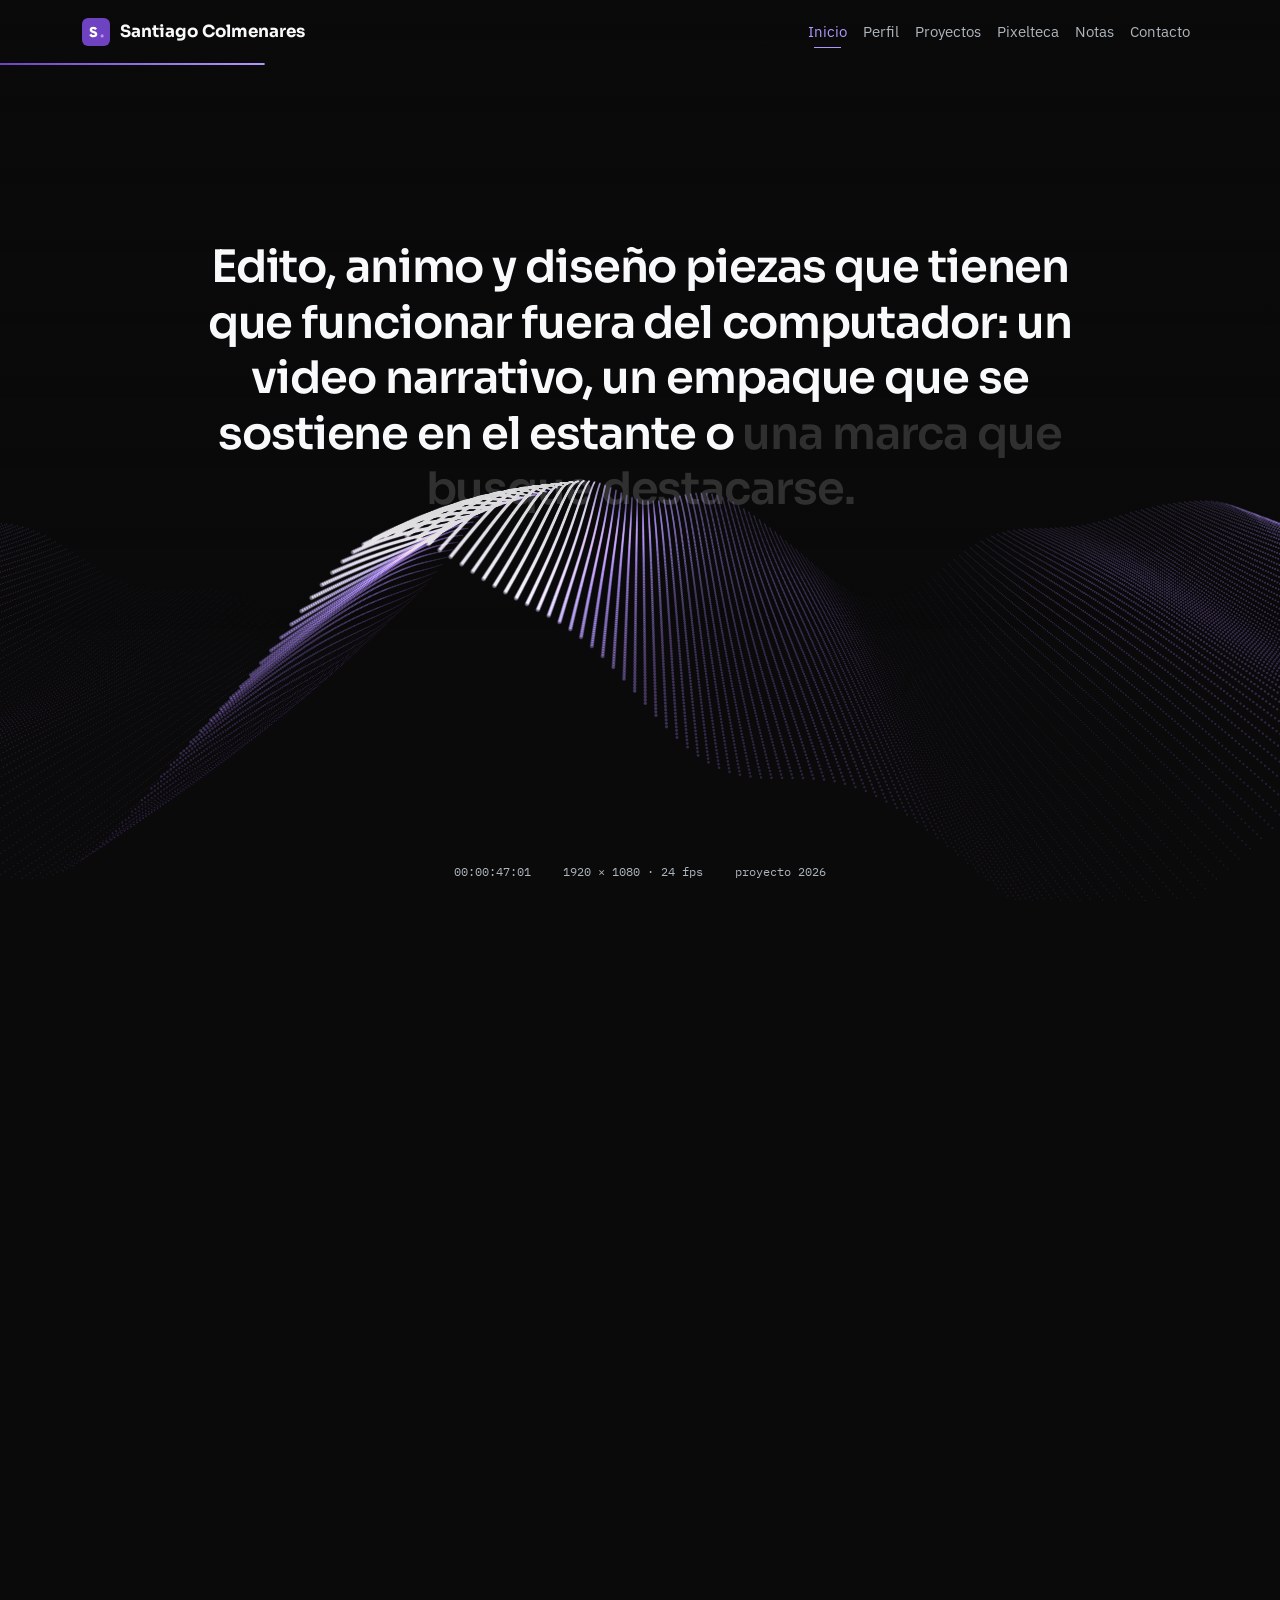
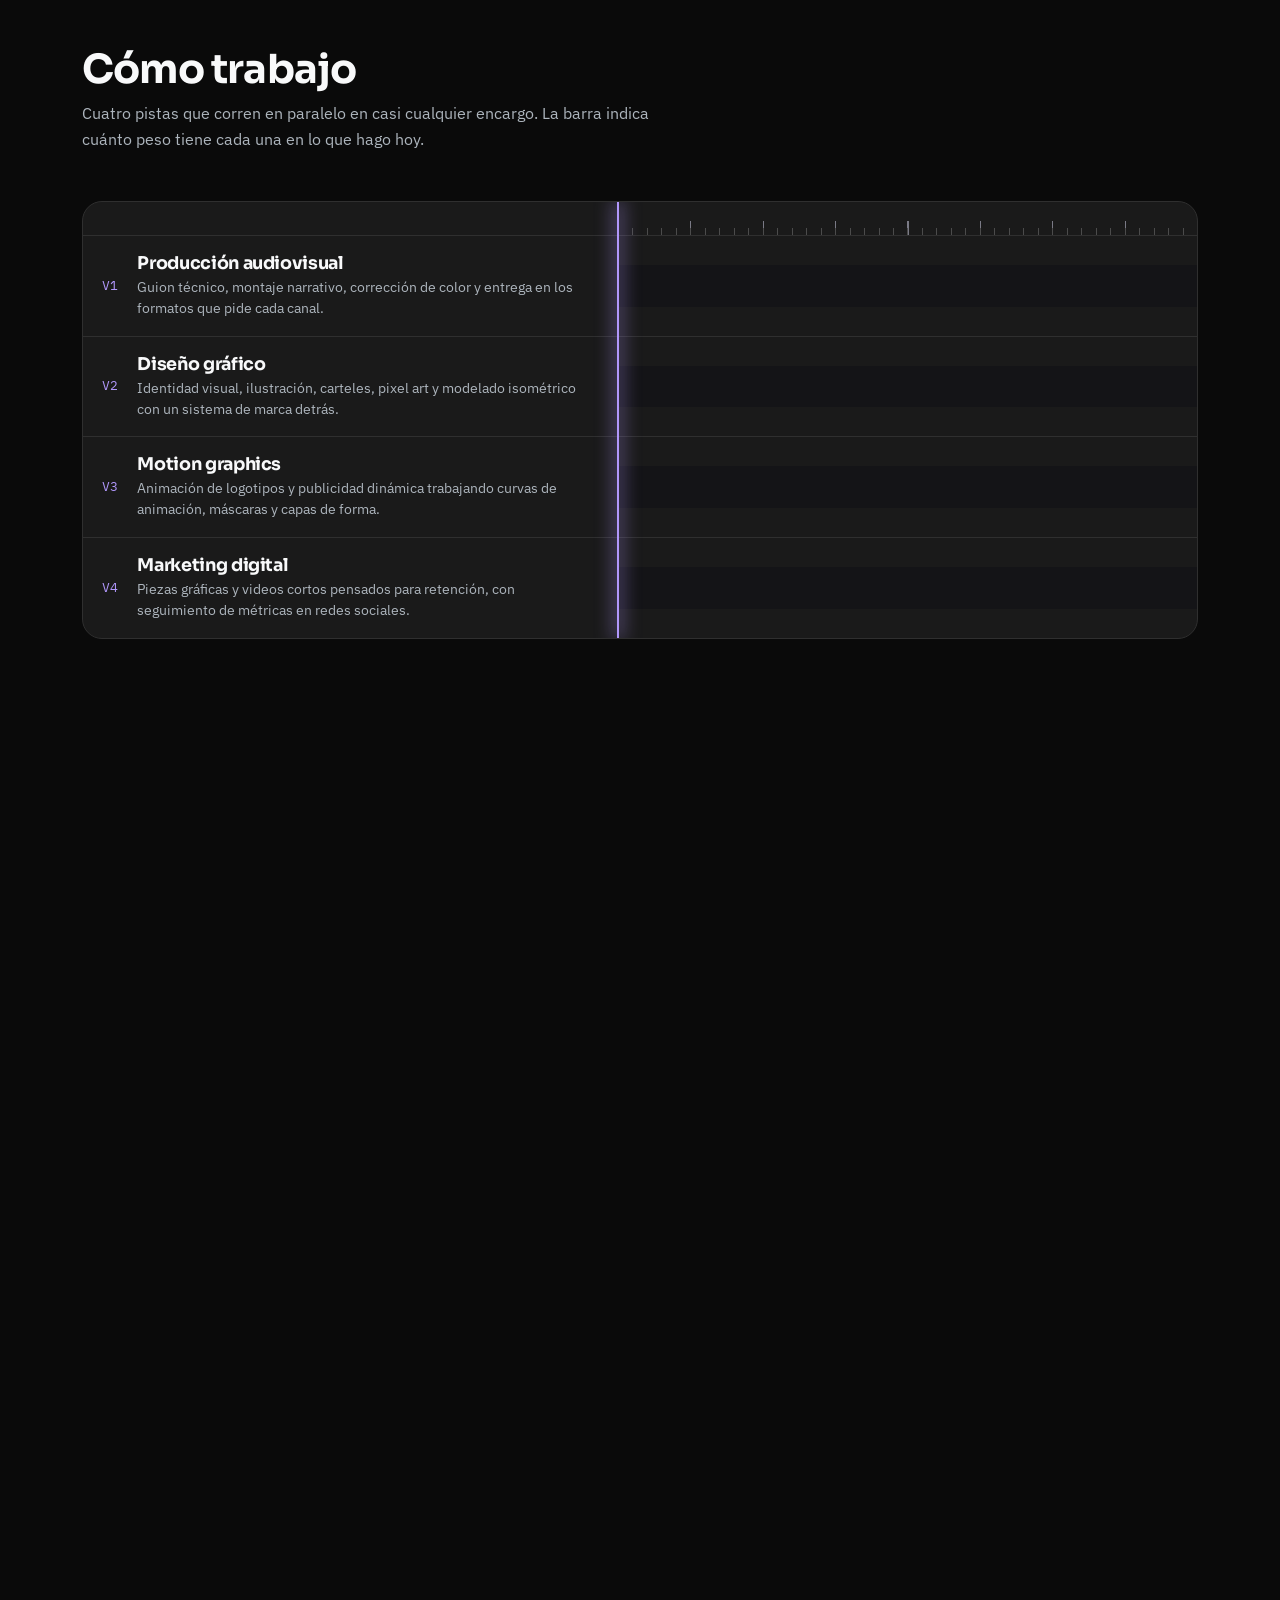
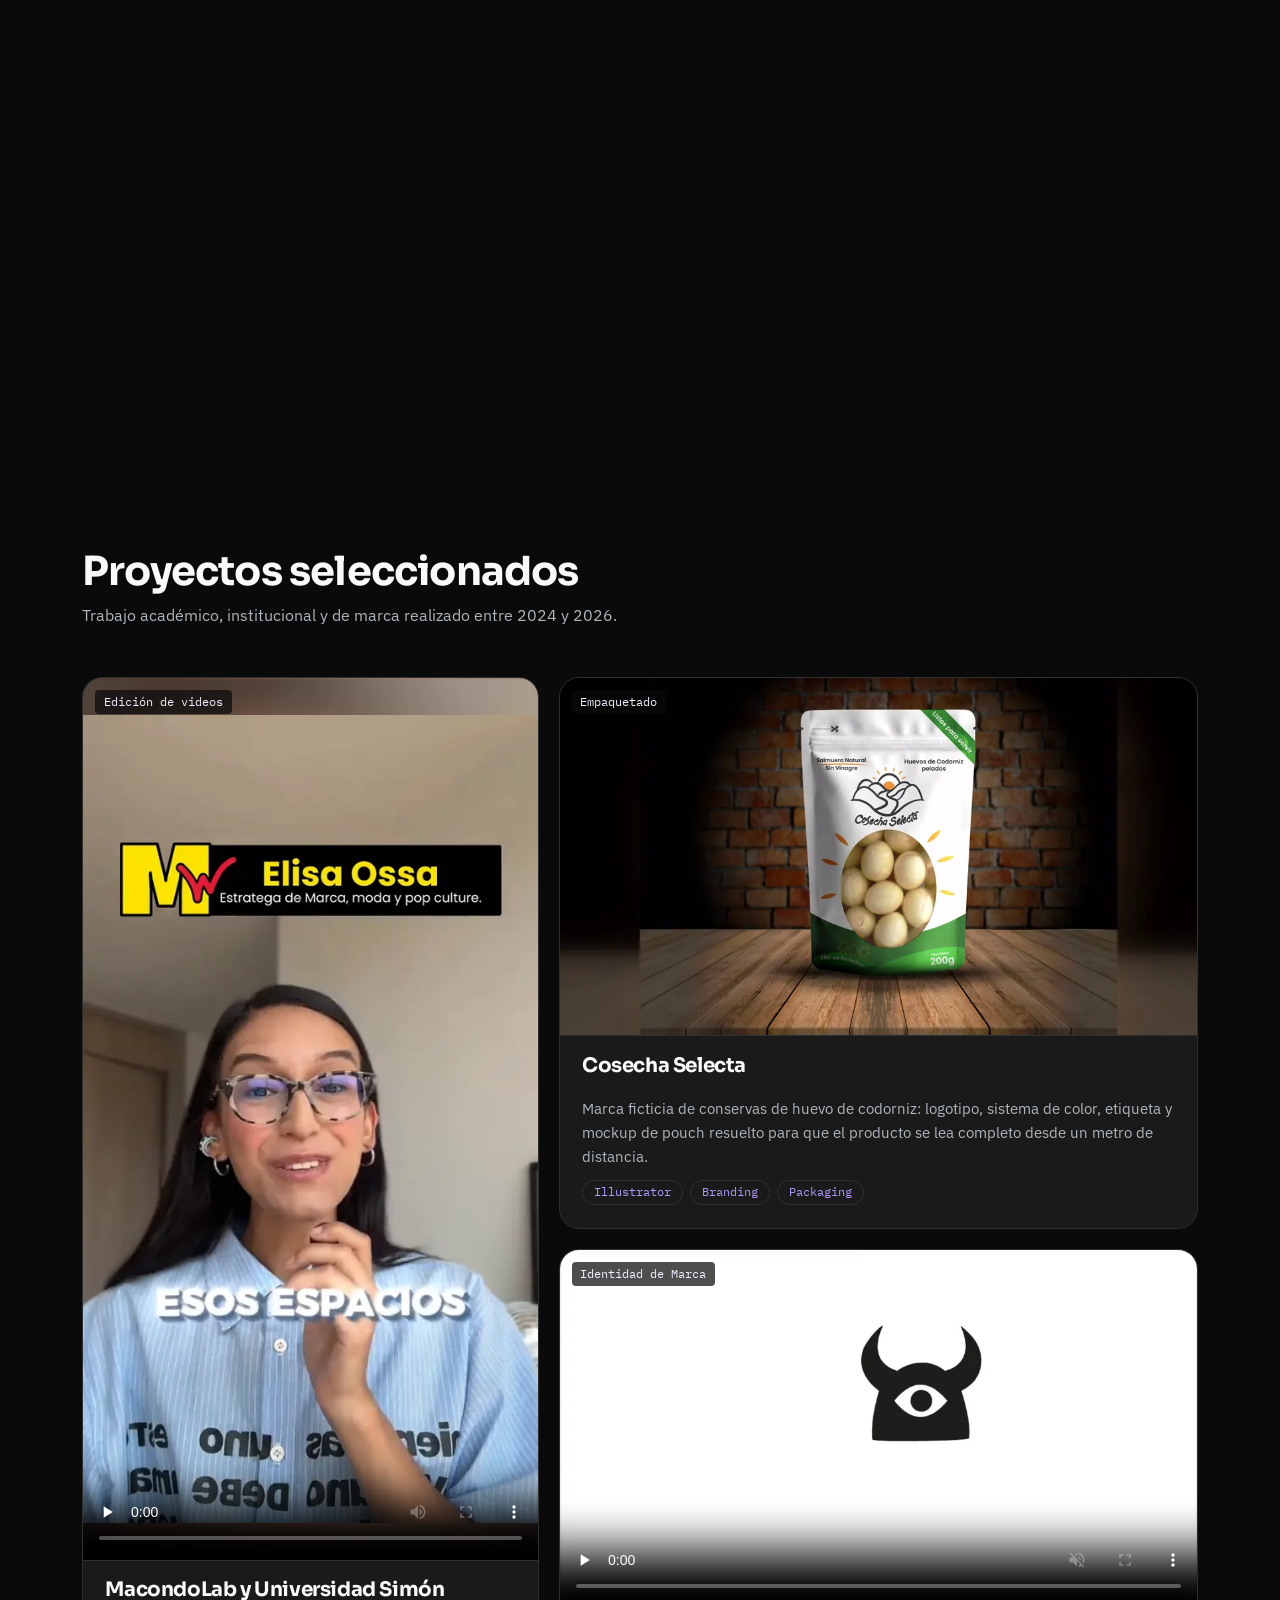
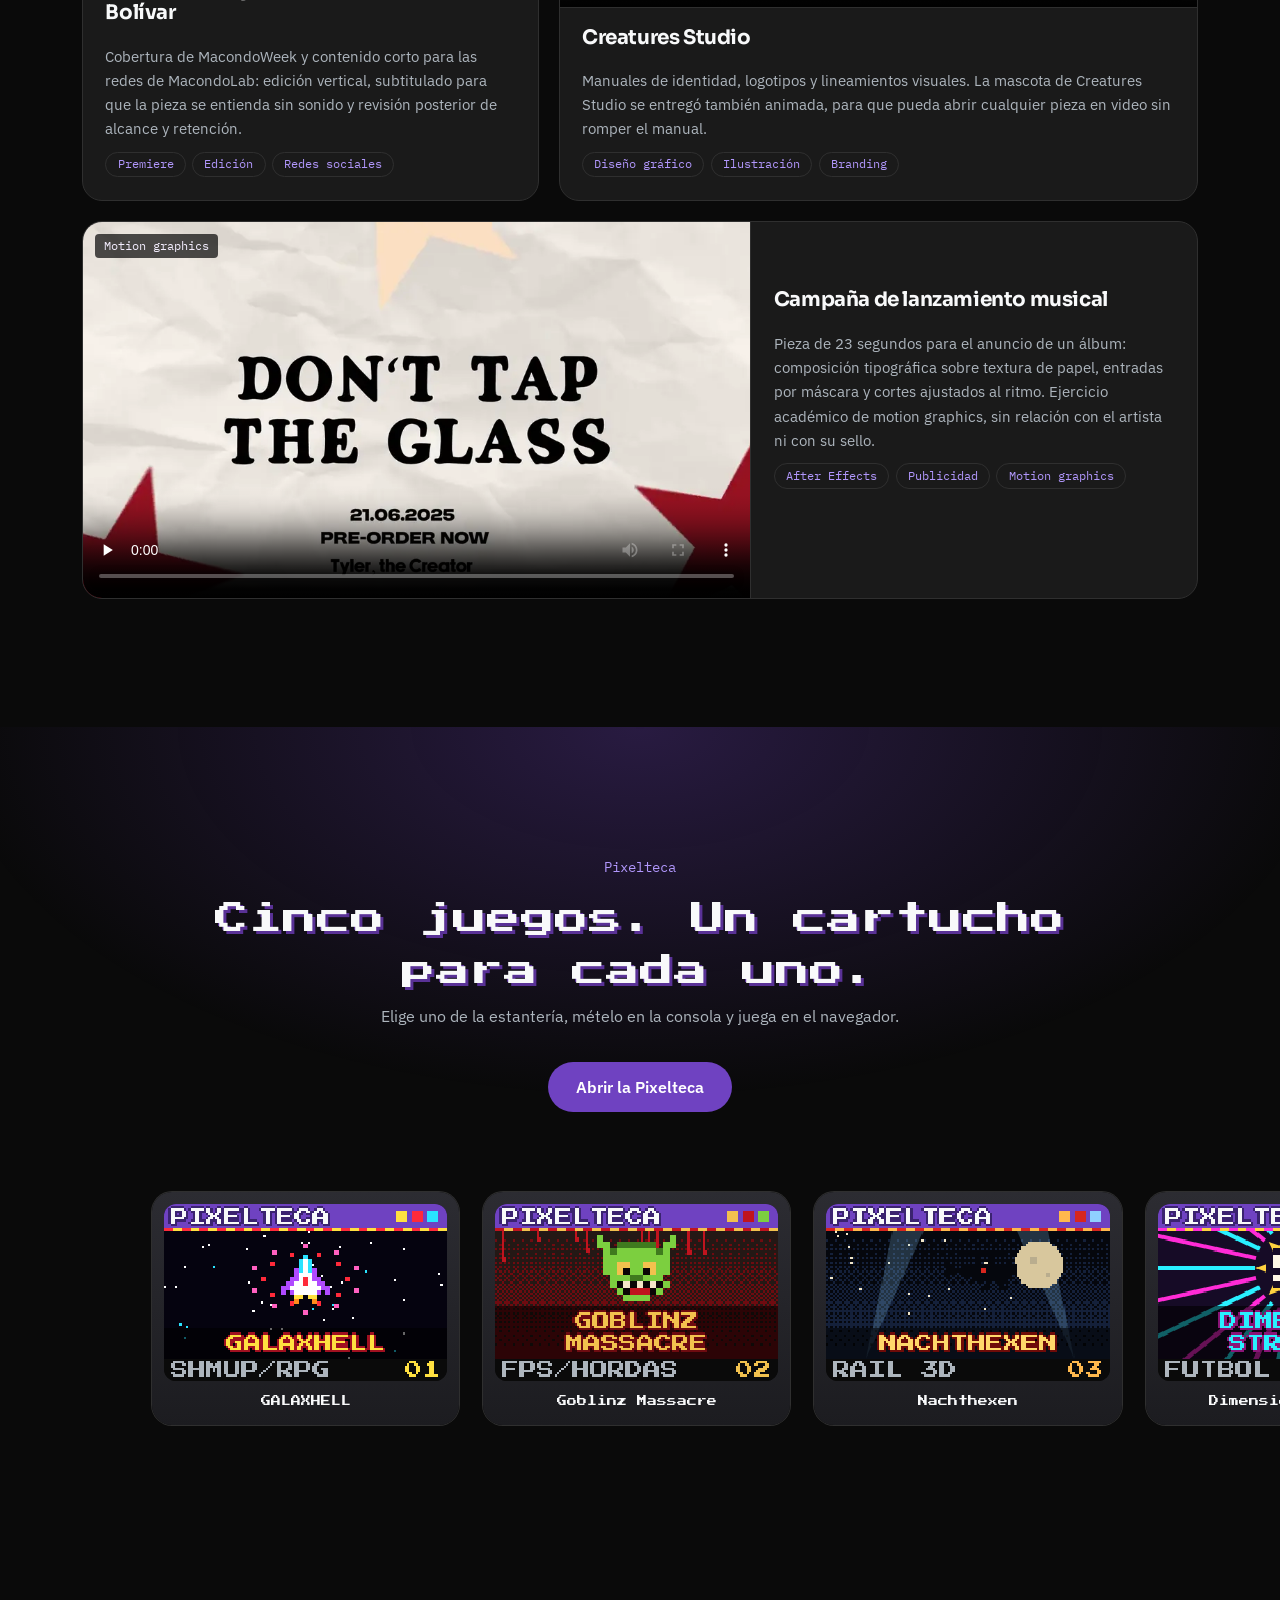
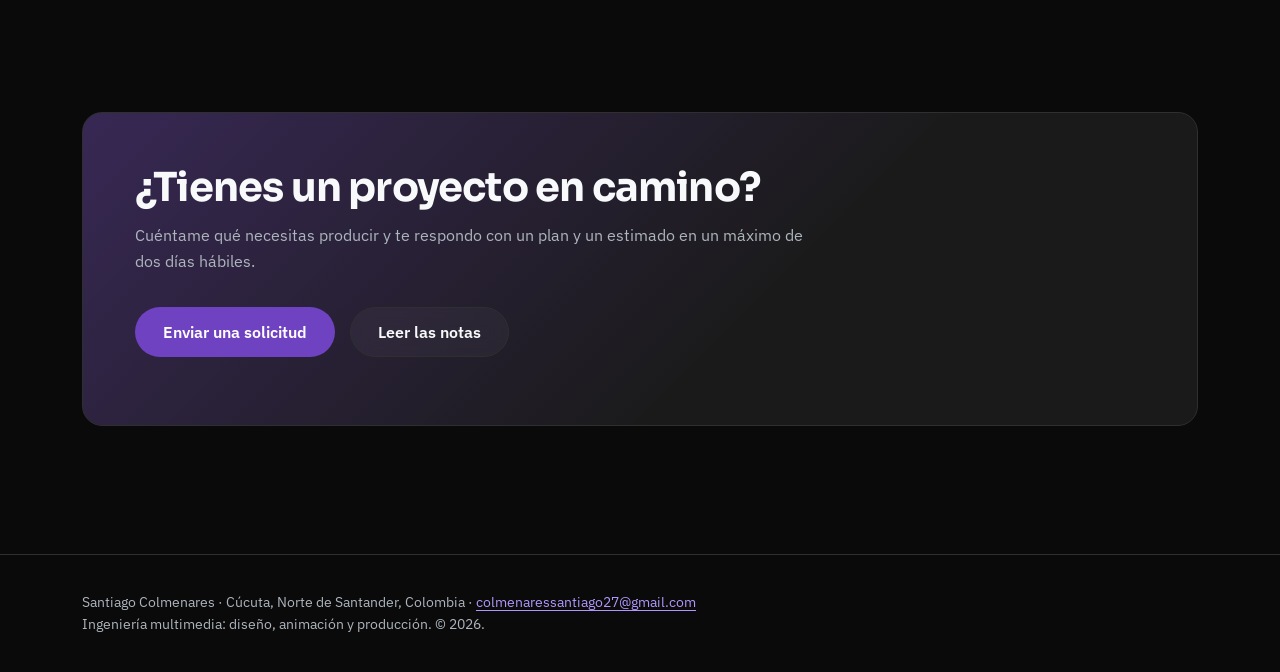
<file: index.html>
<!doctype html>
<html lang="es">
<head>
  <meta charset="utf-8">
  <meta name="viewport" content="width=device-width, initial-scale=1">
  <meta name="description" content="Portafolio de Santiago Colmenares, ingeniero multimedia en formación: producción audiovisual, diseño gráfico, motion graphics y marketing digital en Cúcuta, Colombia.">
  <meta name="author" content="Santiago Colmenares">
  <title>Santiago Colmenares | Portafolio de ingeniería multimedia</title>
  <link rel="icon" href="img/favicon.svg" type="image/svg+xml">

  <link rel="preconnect" href="https://fonts.googleapis.com">
  <link rel="preconnect" href="https://fonts.gstatic.com" crossorigin>
  <link rel="stylesheet" href="https://fonts.googleapis.com/css2?family=IBM+Plex+Mono:wght@400;500&amp;family=IBM+Plex+Sans:wght@400;500;600&amp;family=Press+Start+2P&amp;family=Sora:wght@600;700&amp;display=swap">

  <link rel="stylesheet" href="https://cdn.jsdelivr.net/npm/bootstrap@5.3.3/dist/css/bootstrap.min.css" integrity="sha384-QWTKZyjpPEjISv5WaRU9OFeRpok6YctnYmDr5pNlyT2bRjXh0JMhjY6hW+ALEwIH" crossorigin="anonymous">
  <link rel="stylesheet" href="css/styles.css">
  <script src="js/site.js"></script>
</head>
<body>
  <a class="skip-link" href="#contenido">Saltar al contenido</a>

  <header class="site-header sticky-top">
    <nav class="navbar navbar-expand-lg container" aria-label="Navegación principal">
      <a class="navbar-brand" href="index.html">
        <svg width="28" height="28" viewBox="0 0 32 32" aria-hidden="true" focusable="false">
          <rect width="32" height="32" rx="7" fill="#6f42c1"></rect>
          <path d="M13 22c-2.2 0-3.8-.9-4.7-2.6l2.4-1.4c.5 1 1.3 1.5 2.4 1.5 1 0 1.6-.4 1.6-1 0-.7-.7-1-2.3-1.5-2.1-.6-3.6-1.5-3.6-3.6 0-2.1 1.7-3.4 4.1-3.4 2 0 3.5.8 4.3 2.4l-2.3 1.3c-.4-.8-1.1-1.2-2-1.2-.8 0-1.3.4-1.3.9 0 .6.5.9 2.2 1.4 2.2.7 3.7 1.6 3.7 3.7 0 2.2-1.8 3.5-4.5 3.5Z" fill="#ffffff"></path>
          <circle cx="23" cy="20.5" r="1.8" fill="#b197fc"></circle>
        </svg>
        Santiago Colmenares
      </a>
      <button class="navbar-toggler" type="button" data-bs-toggle="collapse" data-bs-target="#menu" aria-controls="menu" aria-expanded="false" aria-label="Abrir el menú de navegación">
        <span class="navbar-toggler-icon"></span>
      </button>
      <ul class="navbar-nav collapse navbar-collapse justify-content-lg-end" id="menu">
        <li class="nav-item"><a class="nav-link" href="index.html" aria-current="page">Inicio</a></li>
        <li class="nav-item"><a class="nav-link" href="#perfil">Perfil</a></li>
        <li class="nav-item"><a class="nav-link" href="#trabajo">Proyectos</a></li>
        <li class="nav-item"><a class="nav-link" href="pixelteca.html">Pixelteca</a></li>
        <li class="nav-item"><a class="nav-link" href="blog.html">Notas</a></li>
        <li class="nav-item"><a class="nav-link" href="contacto.html">Contacto</a></li>
      </ul>
    </nav>
  </header>

  <main id="contenido">
    <section class="opening" id="opening" aria-labelledby="hero-title">
      <header class="opening__pin">
        <canvas class="opening__canvas" id="hero-canvas" aria-hidden="true"></canvas>
        <hgroup class="opening__title">
          <p class="hero__role">Ingeniero multimedia en formación, Cúcuta.</p>
          <h1 id="hero-title" data-split>Santiago Colmenares</h1>
        </hgroup>
        <p class="hero__actions opening__actions">
          <a class="btn btn-violet" href="#trabajo">Ver proyectos</a>
          <a class="btn btn-ghost" href="contacto.html">Escríbeme</a>
        </p>
        <p class="opening__statement" id="hero-statement">Edito, animo y diseño piezas que tienen que funcionar fuera del computador: un video narrativo, un empaque que se sostiene en el estante o una marca que busque destacarse.</p>
        <p class="opening__readout" aria-hidden="true">
          <span id="hero-timecode">00:00:42:18</span>
          <span>1920 × 1080 · 24 fps</span>
          <span>proyecto 2026</span>
        </p>
      </header>
    </section>

    <section class="timeline" id="perfil" aria-labelledby="perfil-title">
      <article class="timeline__pin container">
        <header class="block__intro">
          <h2 id="perfil-title">Cómo trabajo</h2>
          <p class="muted">Cuatro pistas que corren en paralelo en casi cualquier encargo. La barra indica cuánto peso tiene cada una en lo que hago hoy.</p>
        </header>

        <ul class="tracks list-unstyled" id="tracks">
          <li class="track">
            <span class="track__id">V1</span>
            <h3 class="track__name">Producción audiovisual</h3>
            <p class="track__desc">Guion técnico, montaje narrativo, corrección de color y entrega en los formatos que pide cada canal.</p>
            <p class="track__clip" aria-hidden="true"><span class="clip-90"></span></p>
          </li>
          <li class="track">
            <span class="track__id">V2</span>
            <h3 class="track__name">Diseño gráfico</h3>
            <p class="track__desc">Identidad visual, ilustración, carteles, pixel art y modelado isométrico con un sistema de marca detrás.</p>
            <p class="track__clip" aria-hidden="true"><span class="clip-75"></span></p>
          </li>
          <li class="track">
            <span class="track__id">V3</span>
            <h3 class="track__name">Motion graphics</h3>
            <p class="track__desc">Animación de logotipos y publicidad dinámica trabajando curvas de animación, máscaras y capas de forma.</p>
            <p class="track__clip" aria-hidden="true"><span class="clip-60"></span></p>
          </li>
          <li class="track">
            <span class="track__id">V4</span>
            <h3 class="track__name">Marketing digital</h3>
            <p class="track__desc">Piezas gráficas y videos cortos pensados para retención, con seguimiento de métricas en redes sociales.</p>
            <p class="track__clip" aria-hidden="true"><span class="clip-50"></span></p>
          </li>
        </ul>
      </article>
    </section>

    <section class="block container" id="trabajo">
      <header class="block__intro">
        <h2>Proyectos seleccionados</h2>
        <p class="muted">Trabajo académico, institucional y de marca realizado entre 2024 y 2026.</p>
      </header>

      <ul class="bento list-unstyled">
        <li class="bento__item bento__item--tall">
          <article class="work">
            <figure class="work__frame work__frame--vertical">
              <video poster="img/macondo-poster.webp" controls preload="none" playsinline width="720" height="1280">
                <source src="video/macondo-week.mp4" type="video/mp4">
                <a href="video/macondo-week.mp4">Descargar el reel de MacondoWeek</a>
              </video>
              <figcaption class="frame__tag">Edición de videos</figcaption>
            </figure>
            <h3>MacondoLab y Universidad Simón Bolívar</h3>
            <p class="work__text">Cobertura de MacondoWeek y contenido corto para las redes de MacondoLab: edición vertical, subtitulado para que la pieza se entienda sin sonido y revisión posterior de alcance y retención.</p>
            <ul class="tags list-unstyled">
              <li>Premiere</li>
              <li>Edición</li>
              <li>Redes sociales</li>
            </ul>
          </article>
        </li>

        <li class="bento__item">
          <article class="work">
            <figure class="work__frame frame-2">
              <img src="img/conserva-mockup.webp" alt="Pouch blanco y verde de Cosecha Selecta con ventana ovalada que deja ver los huevos de codorniz, sobre una mesa de madera." width="960" height="540" loading="lazy" decoding="async">
              <figcaption class="frame__tag">Empaquetado</figcaption>
            </figure>
            <h3>Cosecha Selecta</h3>
            <p class="work__text">Marca ficticia de conservas de huevo de codorniz: logotipo, sistema de color, etiqueta y mockup de pouch resuelto para que el producto se lea completo desde un metro de distancia.</p>
            <ul class="tags list-unstyled">
              <li>Illustrator</li>
              <li>Branding</li>
              <li>Packaging</li>
            </ul>
          </article>
        </li>

        <li class="bento__item">
          <article class="work">
            <figure class="work__frame frame-3">
              <video poster="img/creatures-poster.webp" controls preload="none" playsinline muted width="1280" height="720">
                <source src="video/manual-identidad.mp4" type="video/mp4">
                <a href="video/manual-identidad.mp4">Descargar la animación del logotipo</a>
              </video>
              <figcaption class="frame__tag">Identidad de Marca</figcaption>
            </figure>
            <h3>Creatures Studio</h3>
            <p class="work__text">Manuales de identidad, logotipos y lineamientos visuales. La mascota de Creatures Studio se entregó también animada, para que pueda abrir cualquier pieza en video sin romper el manual.</p>
            <ul class="tags list-unstyled">
              <li>Diseño gráfico</li>
              <li>Ilustración</li>
              <li>Branding</li>
            </ul>
          </article>
        </li>

        <li class="bento__item bento__item--full">
          <article class="work work--split">
            <figure class="work__frame frame-4">
              <video poster="img/animacion-poster.webp" controls preload="none" playsinline width="1280" height="720">
                <source src="video/animacion-logo.mp4" type="video/mp4">
                <a href="video/animacion-logo.mp4">Descargar la pieza de motion graphics</a>
              </video>
              <figcaption class="frame__tag">Motion graphics</figcaption>
            </figure>
            <h3>Campaña de lanzamiento musical</h3>
            <p class="work__text">Pieza de 23 segundos para el anuncio de un álbum: composición tipográfica sobre textura de papel, entradas por máscara y cortes ajustados al ritmo. Ejercicio académico de motion graphics, sin relación con el artista ni con su sello.</p>
            <ul class="tags list-unstyled">
              <li>After Effects</li>
              <li>Publicidad</li>
              <li>Motion graphics</li>
            </ul>
          </article>
        </li>
      </ul>
    </section>

    <section class="teaser" id="juegos" aria-labelledby="teaser-title">
      <header class="teaser__head container">
        <p class="hero__role">Pixelteca</p>
        <h2 id="teaser-title">Cinco juegos. Un cartucho para cada uno.</h2>
        <p class="muted">Elige uno de la estantería, mételo en la consola y juega en el navegador.</p>
        <p class="hero__actions">
          <a class="btn btn-violet" href="pixelteca.html">Abrir la Pixelteca</a>
        </p>
      </header>

      <ol class="rail list-unstyled" id="rail">
        <li><a class="rail__card" href="pixelteca.html#galaxhell"><canvas data-cover="galaxhell" width="256" height="160" aria-hidden="true"></canvas><span>GALAXHELL</span></a></li>
        <li><a class="rail__card" href="pixelteca.html#goblinz"><canvas data-cover="goblinz" width="256" height="160" aria-hidden="true"></canvas><span>Goblinz Massacre</span></a></li>
        <li><a class="rail__card" href="pixelteca.html#nachthexen"><canvas data-cover="nachthexen" width="256" height="160" aria-hidden="true"></canvas><span>Nachthexen</span></a></li>
        <li><a class="rail__card" href="pixelteca.html#strikers"><canvas data-cover="strikers" width="256" height="160" aria-hidden="true"></canvas><span>Dimension Strikers</span></a></li>
        <li><a class="rail__card" href="pixelteca.html#formula"><canvas data-cover="formula" width="256" height="160" aria-hidden="true"></canvas><span>Fórmula Azul</span></a></li>
      </ol>
    </section>

    <section class="block container">
      <!-- Único div del proyecto: caja visual de cierre. No envuelve contenido semántico propio. -->
      <div class="closer">
        <h2>¿Tienes un proyecto en camino?</h2>
        <p class="muted">Cuéntame qué necesitas producir y te respondo con un plan y un estimado en un máximo de dos días hábiles.</p>
        <p class="hero__actions">
          <a class="btn btn-violet" href="contacto.html">Enviar una solicitud</a>
          <a class="btn btn-ghost" href="blog.html">Leer las notas</a>
        </p>
      </div>
    </section>
  </main>

  <footer class="site-footer">
    <section class="container">
      <h2 class="visually-hidden">Información de contacto</h2>
      <address class="fst-normal">Santiago Colmenares · Cúcuta, Norte de Santander, Colombia · <a href="mailto:colmenaressantiago27@gmail.com">colmenaressantiago27@gmail.com</a></address>
      <p>Ingeniería multimedia: diseño, animación y producción. &copy; 2026.</p>
    </section>
  </footer>

  <script src="https://cdn.jsdelivr.net/npm/bootstrap@5.3.3/dist/js/bootstrap.bundle.min.js" integrity="sha384-YvpcrYf0tY3lHB60NNkmXc5s9fDVZLESaAA55NDzOxhy9GkcIdslK1eN7N6jIeHz" crossorigin="anonymous"></script>
  <script src="js/cartridges.js"></script>
  <script src="js/hero.js"></script>
</body>
</html>
</file>
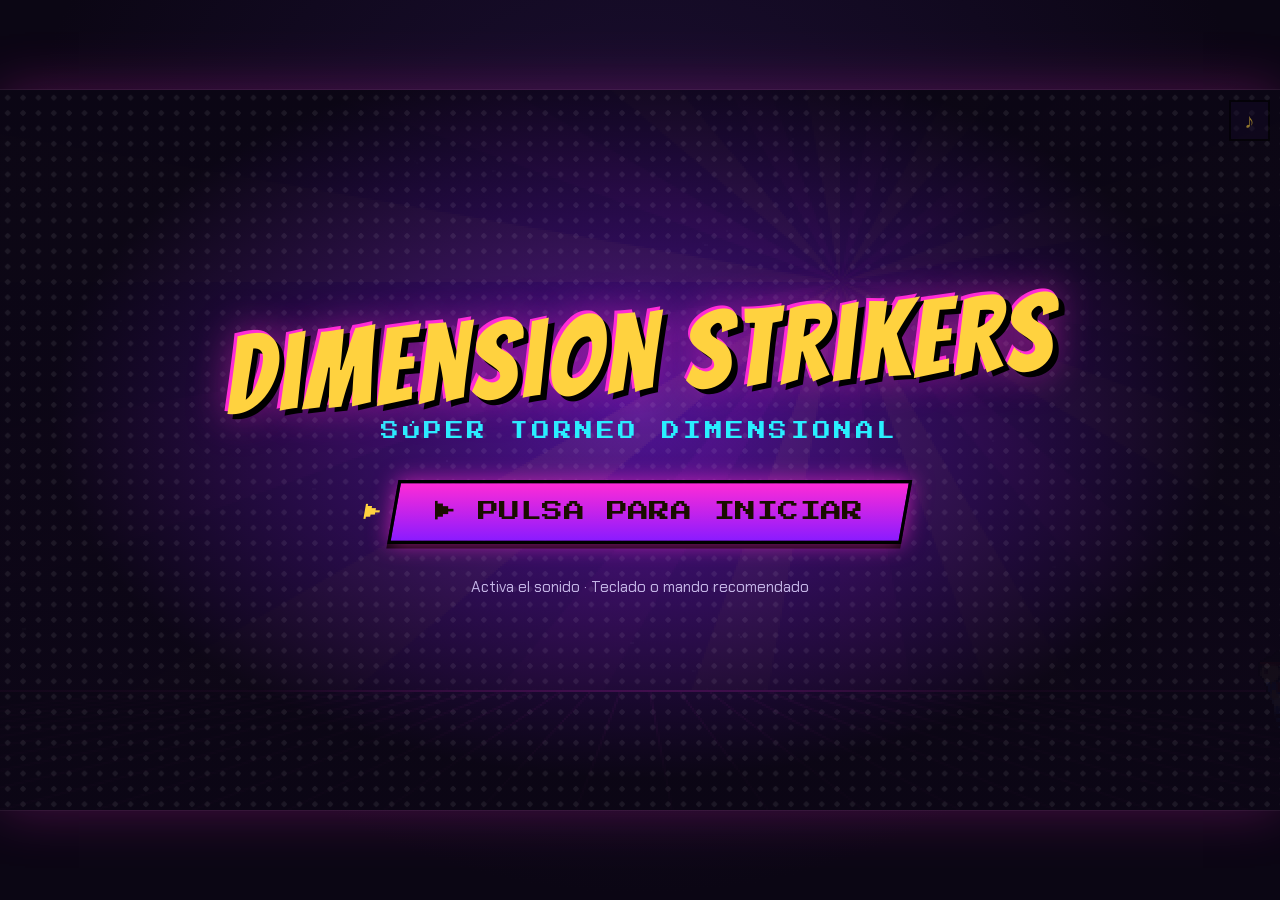
<file: dimension-strikers/dimension-strikers/index.html>
<!DOCTYPE html>
<html lang="es">
<head>
  <meta charset="UTF-8">
  <meta name="viewport" content="width=device-width, initial-scale=1">
  <meta name="description" content="Dimension Strikers: fútbol arcade 2.5D en pixel art con supertiros estilo anime. Compite en el Súper Torneo Dimensional.">
  <meta name="theme-color" content="#0b0614">
  <title>Dimension Strikers — Súper Torneo Dimensional</title>
  <link rel="icon" href="img/favicon.svg" type="image/svg+xml">
  <link rel="preconnect" href="https://fonts.googleapis.com">
  <link rel="preconnect" href="https://fonts.gstatic.com" crossorigin>
  <link rel="stylesheet" href="https://fonts.googleapis.com/css2?family=Bangers&amp;family=Chakra+Petch:wght@400;600;700&amp;family=Press+Start+2P&amp;display=swap">
  <link rel="stylesheet" href="style.css">
  <script src="script.js" defer></script>
</head>
<body>
  <header class="sr-only">
    <h1>Dimension Strikers — Súper Torneo Dimensional</h1>
  </header>

  <main id="app" class="app">
    <div id="stage" class="stage">
      <!-- Lienzo principal: intro, estadio, partido, HUD y cinemáticas -->
      <canvas id="game" class="stage__canvas" width="640" height="360" role="img" aria-label="Pantalla de juego de Dimension Strikers">
        Tu navegador no soporta el elemento canvas de HTML5.
      </canvas>

      <!-- Botón de silencio global -->
      <button type="button" id="btn-mute" class="mute-btn" aria-pressed="false" aria-label="Silenciar sonido (tecla M)">
        <span class="mute-btn__icon" aria-hidden="true">♪</span>
      </button>

      <!-- 0. Arranque: desbloquea el audio del navegador -->
      <section id="screen-boot" class="screen screen--boot is-active" aria-labelledby="boot-title">
        <h2 id="boot-title" class="boot__title">Dimension Strikers</h2>
        <p class="boot__subtitle">Súper Torneo Dimensional</p>
        <button type="button" class="menu-item btn btn--big" data-action="boot">
          <span class="btn__label">▶ Pulsa para iniciar</span>
        </button>
        <p class="boot__hint">Activa el sonido · Teclado o mando recomendado</p>
        <p class="touch-warning">Este juego necesita teclado o mando para jugarse.</p>
      </section>

      <!-- 1. Menú principal -->
      <section id="screen-menu" class="screen screen--menu" aria-labelledby="menu-title">
        <h2 id="menu-title" class="sr-only">Menú principal</h2>
        <nav class="menu" aria-label="Modos de juego">
          <ul class="menu__list">
            <li>
              <button type="button" class="menu-item btn btn--menu" data-action="mode-story">
                <span class="btn__label">Modo Historia</span>
                <span class="btn__desc">5 rivales · el camino al título dimensional</span>
              </button>
            </li>
            <li>
              <button type="button" class="menu-item btn btn--menu" data-action="mode-cpu">
                <span class="btn__label">VS CPU</span>
                <span class="btn__desc">Jugador contra la máquina · 4 dificultades</span>
              </button>
            </li>
            <li>
              <button type="button" class="menu-item btn btn--menu" data-action="mode-pvp">
                <span class="btn__label">VS 2 Jugadores</span>
                <span class="btn__desc">Duelo local en el mismo teclado o mandos</span>
              </button>
            </li>
            <li>
              <button type="button" class="menu-item btn btn--menu" data-action="mode-demo">
                <span class="btn__label">Exhibición CPU</span>
                <span class="btn__desc">Mira un partido entre dos IA en dificultad Leyenda</span>
              </button>
            </li>
            <li>
              <button type="button" class="menu-item btn btn--menu" data-action="controls">
                <span class="btn__label">Controles</span>
                <span class="btn__desc">Teclas, mandos y técnicas especiales</span>
              </button>
            </li>
            <li>
              <button type="button" class="menu-item btn btn--menu" data-action="home">
                <span class="btn__label">Página principal</span>
                <span class="btn__desc">Volver a la web de Santiago Colmenares</span>
              </button>
            </li>
          </ul>
        </nav>
        <p class="menu__footer">W/S o ↑/↓ para moverte · J o Enter para elegir</p>
      </section>

      <!-- 2. Controles -->
      <section id="screen-controls" class="screen screen--panel" aria-labelledby="controls-title">
        <h2 id="controls-title" class="panel-title">Controles</h2>
        <div class="controls-grid">
          <article class="controls-card controls-card--p1">
            <h3 class="controls-card__title">Jugador 1</h3>
            <table class="keys">
              <caption class="sr-only">Controles del Jugador 1</caption>
              <tbody>
                <tr><th scope="row"><kbd>W</kbd><kbd>A</kbd><kbd>S</kbd><kbd>D</kbd></th><td>Moverse / apuntar</td></tr>
                <tr><th scope="row"><kbd>J</kbd></th><td>Pase · sin balón: cambio / presión</td></tr>
                <tr><th scope="row"><kbd>K</kbd></th><td>Tiro (mantén = carga / Supertiro) · Cabezazo</td></tr>
                <tr><th scope="row"><kbd>L</kbd></th><td>Centro aéreo · sin balón: barrida</td></tr>
                <tr><th scope="row"><kbd>U</kbd></th><td>Golpe Único del personaje</td></tr>
                <tr><th scope="row"><kbd>I</kbd></th><td>Con balón: regate · sin balón: salto</td></tr>
                <tr><th scope="row"><kbd>O</kbd> o <kbd>U</kbd>+<kbd>I</kbd></th><td>Habilidad activa</td></tr>
              </tbody>
            </table>
          </article>
          <article class="controls-card controls-card--p2">
            <h3 class="controls-card__title">Jugador 2</h3>
            <table class="keys">
              <caption class="sr-only">Controles del Jugador 2</caption>
              <tbody>
                <tr><th scope="row"><kbd>↑</kbd><kbd>←</kbd><kbd>↓</kbd><kbd>→</kbd></th><td>Moverse / apuntar</td></tr>
                <tr><th scope="row"><kbd>Num 1</kbd></th><td>Pase · cambio / presión</td></tr>
                <tr><th scope="row"><kbd>Num 2</kbd></th><td>Tiro · Supertiro · Cabezazo</td></tr>
                <tr><th scope="row"><kbd>Num 3</kbd></th><td>Centro aéreo · barrida</td></tr>
                <tr><th scope="row"><kbd>Num 4</kbd></th><td>Golpe Único del personaje</td></tr>
                <tr><th scope="row"><kbd>Num 5</kbd></th><td>Regate · salto</td></tr>
                <tr><th scope="row"><kbd>Num 6</kbd> o <kbd>4</kbd>+<kbd>5</kbd></th><td>Habilidad activa</td></tr>
              </tbody>
            </table>
            <p class="controls-card__note">Sin teclado numérico: usa la fila superior 1–6.</p>
          </article>
          <article class="controls-card controls-card--tips">
            <h3 class="controls-card__title">Técnicas</h3>
            <ul class="tips">
              <li><strong>Supertiro:</strong> con el medidor listo, mantén Tiro. Pulsa Tiro dos veces cuando la aguja pase por las zonas verdes.</li>
              <li><strong>Cabezazo:</strong> cuando aparezca <span class="tips__q">?</span> sobre tu jugador, pulsa Tiro justo cuando el balón llegue a la cabeza.</li>
              <li><strong>Presión:</strong> mantén Pase sin balón cerca del rival para robarle limpio.</li>
              <li><strong>Mando:</strong> A pase · B tiro · X centro · Y golpe · RB salto · LB/RT habilidad · Start pausa.</li>
              <li><strong>General:</strong> Esc o P pausa · M silencio.</li>
            </ul>
          </article>
        </div>
        <button type="button" class="menu-item btn" data-action="back">
          <span class="btn__label">Volver</span>
        </button>
      </section>

      <!-- 3. Configuración de modo -->
      <section id="screen-config" class="screen screen--panel" aria-labelledby="config-title">
        <h2 id="config-title" class="panel-title">Configuración</h2>
        <p id="config-desc" class="config__desc">Prepara el encuentro.</p>
        <fieldset id="config-difficulty" class="config__group">
          <legend class="config__legend">Dificultad de la CPU</legend>
          <button type="button" class="menu-item btn btn--chip" data-action="difficulty" data-value="facil" aria-pressed="false"><span class="btn__label">Fácil</span></button>
          <button type="button" class="menu-item btn btn--chip" data-action="difficulty" data-value="normal" aria-pressed="true"><span class="btn__label">Normal</span></button>
          <button type="button" class="menu-item btn btn--chip" data-action="difficulty" data-value="dificil" aria-pressed="false"><span class="btn__label">Difícil</span></button>
          <button type="button" class="menu-item btn btn--chip" data-action="difficulty" data-value="leyenda" aria-pressed="false"><span class="btn__label">Leyenda</span></button>
        </fieldset>
        <fieldset id="config-duration" class="config__group">
          <legend class="config__legend">Duración del partido</legend>
          <button type="button" class="menu-item btn btn--chip" data-action="duration" data-value="2" aria-pressed="false"><span class="btn__label">2 min</span></button>
          <button type="button" class="menu-item btn btn--chip" data-action="duration" data-value="3" aria-pressed="true"><span class="btn__label">3 min</span></button>
          <button type="button" class="menu-item btn btn--chip" data-action="duration" data-value="5" aria-pressed="false"><span class="btn__label">5 min</span></button>
        </fieldset>
        <div class="config__actions">
          <button type="button" class="menu-item btn" data-action="back"><span class="btn__label">Volver</span></button>
          <button type="button" class="menu-item btn btn--accent" data-action="to-select"><span class="btn__label">Elegir personajes ▶</span></button>
        </div>
      </section>

      <!-- 4. Selección de personajes (estilo juego de pelea) -->
      <section id="screen-select" class="screen screen--select" aria-labelledby="select-title">
        <h2 id="select-title" class="select__title">Selección de personajes</h2>
        <p id="select-mode" class="select__mode">VS CPU</p>
        <div class="select__layout">
          <aside class="team-panel team-panel--p1" aria-labelledby="team-name-0">
            <h3 id="team-name-0" class="team-panel__name">Jugador 1</h3>
            <ol id="team-slots-0" class="team-slots"></ol>
            <article id="detail-0" class="char-detail">
              <h4 class="char-detail__name">—</h4>
              <p class="char-detail__arch">—</p>
              <div class="char-detail__art">
                <canvas class="char-detail__portrait" width="64" height="64" aria-hidden="true"></canvas>
                <canvas class="char-detail__sprite" width="40" height="44" aria-hidden="true"></canvas>
              </div>
              <dl class="stats"></dl>
              <ul class="moves"></ul>
            </article>
          </aside>

          <ul id="select-grid" class="select-grid" aria-label="Roster de 10 personajes"></ul>

          <aside class="team-panel team-panel--p2" aria-labelledby="team-name-1">
            <h3 id="team-name-1" class="team-panel__name">CPU</h3>
            <ol id="team-slots-1" class="team-slots"></ol>
            <article id="detail-1" class="char-detail">
              <h4 class="char-detail__name">—</h4>
              <p class="char-detail__arch">—</p>
              <div class="char-detail__art">
                <canvas class="char-detail__portrait" width="64" height="64" aria-hidden="true"></canvas>
                <canvas class="char-detail__sprite" width="40" height="44" aria-hidden="true"></canvas>
              </div>
              <dl class="stats"></dl>
              <ul class="moves"></ul>
            </article>
          </aside>
        </div>
        <p id="select-status" class="select__status" aria-live="polite">Elige 4 personajes de campo. El portero es automático.</p>
        <p class="select__help">J1: WASD mover · J elegir · L quitar &nbsp;|&nbsp; J2: Flechas · Num1 elegir · Num3 quitar &nbsp;|&nbsp; Clic: elegir · Esc: volver</p>
      </section>

      <!-- 5. Diálogo estilo novela visual (Modo Historia) -->
      <section id="screen-dialogue" class="screen screen--dialogue" aria-labelledby="dialogue-title">
        <h2 id="dialogue-title" class="dialogue__title">Partido 1</h2>
        <p id="dialogue-rival" class="dialogue__rival">Rival</p>
        <div class="dialogue__portraits">
          <canvas id="dialogue-left" class="dialogue__portrait dialogue__portrait--left" width="64" height="64" aria-hidden="true"></canvas>
          <canvas id="dialogue-right" class="dialogue__portrait dialogue__portrait--right" width="64" height="64" aria-hidden="true"></canvas>
        </div>
        <div class="dialogue__box">
          <p id="dialogue-speaker" class="dialogue__speaker">—</p>
          <p id="dialogue-text" class="dialogue__text" aria-live="polite"></p>
          <p class="dialogue__next">▼ J / Enter / clic</p>
        </div>
        <button type="button" class="menu-item btn btn--ghost dialogue__skip" data-action="dialogue-skip"><span class="btn__label">Saltar ▶▶</span></button>
      </section>

      <!-- 6. Pausa -->
      <section id="screen-pause" class="screen screen--pause" aria-labelledby="pause-title">
        <h2 id="pause-title" class="panel-title">Pausa</h2>
        <ul class="menu__list menu__list--compact">
          <li><button type="button" class="menu-item btn" data-action="resume"><span class="btn__label">Continuar</span></button></li>
          <li><button type="button" class="menu-item btn" data-action="restart"><span class="btn__label">Reiniciar partido</span></button></li>
          <li><button type="button" class="menu-item btn" data-action="pause-controls"><span class="btn__label">Ver controles</span></button></li>
          <li><button type="button" class="menu-item btn" data-action="quit"><span class="btn__label">Salir al menú</span></button></li>
        </ul>
      </section>

      <!-- 7. Resultados -->
      <section id="screen-results" class="screen screen--results" aria-labelledby="results-title">
        <h2 id="results-title" class="results__title">¡Victoria!</h2>
        <p id="results-score" class="results__score">0 — 0</p>
        <div class="results__teams">
          <article class="results__team results__team--p1">
            <h3 id="results-name-0" class="results__team-name">Equipo 1</h3>
            <ul id="results-scorers-0" class="results__scorers"></ul>
          </article>
          <article class="results__team results__team--p2">
            <h3 id="results-name-1" class="results__team-name">Equipo 2</h3>
            <ul id="results-scorers-1" class="results__scorers"></ul>
          </article>
        </div>
        <p id="results-mvp" class="results__mvp">MVP</p>
        <div class="results__actions">
          <button type="button" class="menu-item btn btn--accent" data-action="next" hidden><span class="btn__label">Siguiente partido ▶</span></button>
          <button type="button" class="menu-item btn btn--accent" data-action="retry" hidden><span class="btn__label">Reintentar</span></button>
          <button type="button" class="menu-item btn btn--accent" data-action="rematch" hidden><span class="btn__label">Revancha</span></button>
          <button type="button" class="menu-item btn" data-action="reselect" hidden><span class="btn__label">Cambiar equipos</span></button>
          <button type="button" class="menu-item btn" data-action="quit"><span class="btn__label">Menú principal</span></button>
        </div>
      </section>
    </div>
  </main>

  <!-- Pistas musicales originales (el SoundManager las controla y aplica respaldo sintetizado si faltan) -->
  <audio id="bgm-match" src="audio/bgm_match_eurobeat.mp3" preload="auto" loop></audio>
  <audio id="bgm-select" src="audio/bgm_select_funk.mp3" preload="auto" loop></audio>
</body>
</html>
</file>
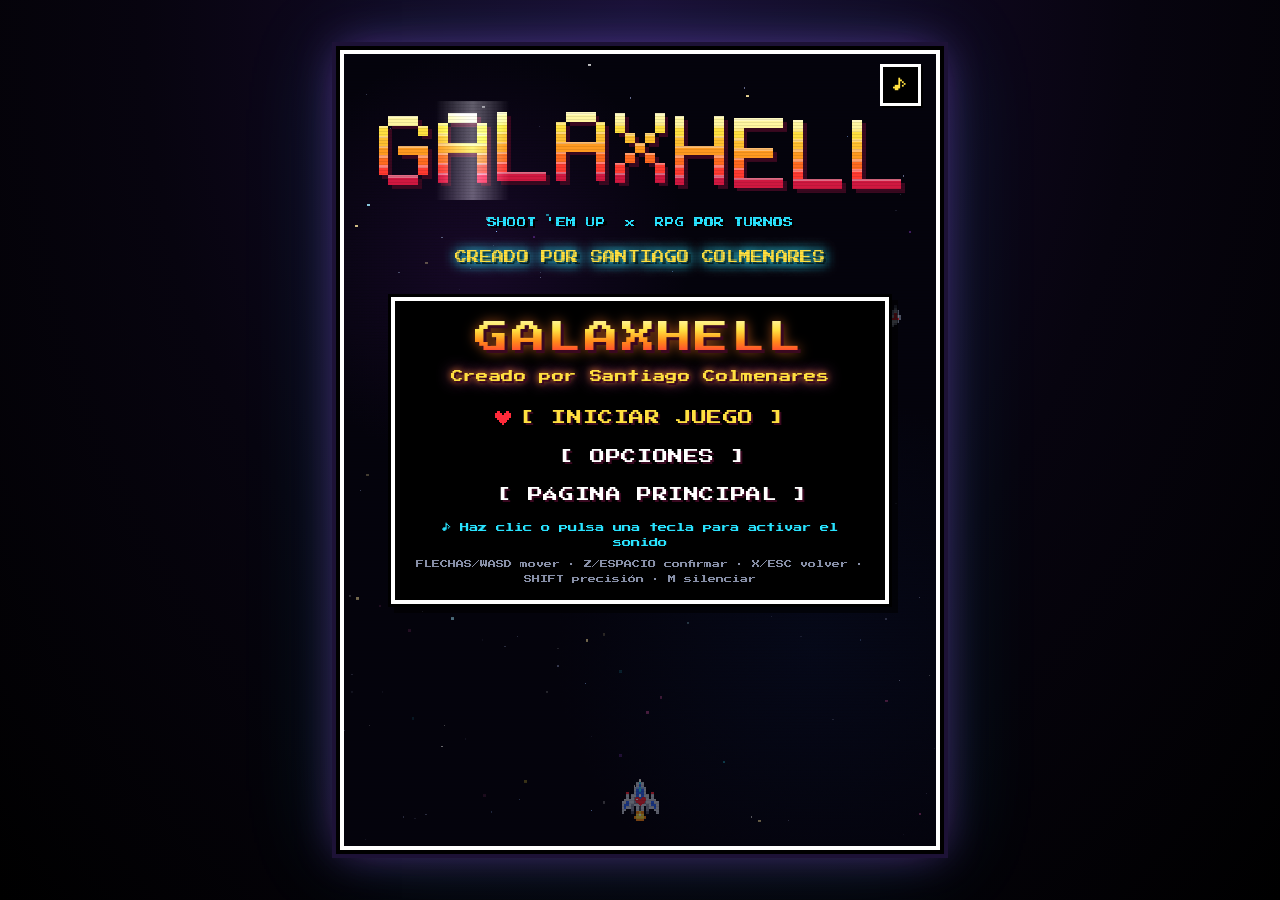
<file: GALAXHELL/galaxhell/index.html>
<!DOCTYPE html>
<html lang="es">
<head>
  <meta charset="UTF-8">
  <meta name="viewport" content="width=device-width, initial-scale=1.0">
  <meta name="description" content="GALAXHELL — Shoot 'em up Bullet Hell + RPG por turnos. Creado por Santiago Colmenares.">
  <meta name="author" content="Santiago Colmenares">
  <title>GALAXHELL — Creado por Santiago Colmenares</title>
  <link rel="preconnect" href="https://fonts.googleapis.com">
  <link rel="preconnect" href="https://fonts.gstatic.com" crossorigin>
  <link href="https://fonts.googleapis.com/css2?family=Press+Start+2P&display=swap" rel="stylesheet">
  <link rel="stylesheet" href="style.css">
</head>
<body>
  <main class="gh-page">
    <!-- Contenedor principal del juego -->
    <div id="galaxhell" class="gh-container" tabindex="0" aria-label="Juego GALAXHELL">
      <canvas id="gameCanvas" width="480" height="640">Tu navegador no soporta HTML5 Canvas.</canvas>
      <div class="gh-scanlines" aria-hidden="true"></div>

      <!-- ===== HUD: barras de vida ===== -->
      <div id="hud" class="gh-hud hidden">
        <div id="enemyBar" class="gh-enemy-bar hidden">
          <span id="enemyName" class="gh-bar-name">ENEMIGO</span>
          <div class="gh-bar">
            <div id="enemyHpGhost" class="gh-bar-ghost"></div>
            <div id="enemyHpFill" class="gh-bar-fill enemy"></div>
          </div>
          <span id="enemyHpText" class="gh-bar-text">--/--</span>
        </div>

        <div id="playerBar" class="gh-player-bar">
          <div class="gh-player-row">
            <span class="gh-bar-name">SANTI</span>
            <span id="playerLv" class="gh-lv">LV 1</span>
            <span class="gh-hp-label">HP</span>
            <div class="gh-bar player">
              <div id="playerHpFill" class="gh-bar-fill player"></div>
            </div>
            <span id="playerHpText" class="gh-bar-text">100/100</span>
          </div>
          <div id="statusIcons" class="gh-status"></div>
        </div>
      </div>

      <!-- ===== Texto de batalla (estilo Undertale) ===== -->
      <p id="battleLog" class="gh-battle-log hidden" aria-live="polite"></p>

      <!-- ===== Menú flotante alrededor de la nave ===== -->
      <div id="floatMenu" class="gh-float-menu hidden">
        <button id="btnAttack" class="gh-float-btn attack" type="button">[ ATACAR ]</button>
        <button id="btnItem" class="gh-float-btn item" type="button">[ OBJETO ]</button>
      </div>

      <!-- ===== Inventario ===== -->
      <div id="itemMenu" class="gh-item-menu gh-box hidden">
        <div class="gh-item-title">* OBJETOS</div>
        <ul id="itemList" class="gh-item-list"></ul>
        <p id="itemDesc" class="gh-item-desc"></p>
        <p class="gh-hint">Z / ESPACIO: usar &nbsp;·&nbsp; X / ESC: volver</p>
      </div>

      <!-- ===== Menú principal ===== -->
      <div id="mainMenu" class="gh-overlay gh-menu">
        <div class="gh-menu-box gh-box">
          <h1 class="gh-title" data-text="GALAXHELL">GALAXHELL</h1>
          <p class="gh-credit">Creado por Santiago Colmenares</p>

          <div id="menuButtons" class="gh-menu-buttons">
            <button id="btnStart" class="gh-btn" type="button">[ INICIAR JUEGO ]</button>
            <button id="btnOptions" class="gh-btn" type="button">[ OPCIONES ]</button>
            <button id="btnHome" class="gh-btn" type="button">[ PÁGINA PRINCIPAL ]</button>
          </div>

          <div id="optionsPanel" class="gh-options hidden">
            <button id="btnMute" class="gh-btn small" type="button">[ SONIDO: ACTIVADO ]</button>
            <label for="volumeSlider" class="gh-vol-label">VOLUMEN: <span id="volumeValue">70%</span></label>
            <input type="range" id="volumeSlider" class="gh-slider" min="0" max="100" step="1" value="70" aria-label="Volumen">
            <button id="btnBack" class="gh-btn small" type="button">[ VOLVER ]</button>
          </div>

          <p id="audioHint" class="gh-hint blink">♪ Haz clic o pulsa una tecla para activar el sonido</p>
          <p class="gh-controls">FLECHAS/WASD mover · Z/ESPACIO confirmar · X/ESC volver · SHIFT precisión · M silenciar</p>
        </div>
      </div>

      <!-- ===== Intercomunicador del General (estilo Star Fox) ===== -->
      <div id="dialogBox" class="gh-dialog hidden" role="dialog" aria-label="Transmisión del General">
        <div class="gh-portrait-frame">
          <canvas id="portraitCanvas" width="48" height="48"></canvas>
          <span class="gh-comm-label">COMM</span>
        </div>
        <div class="gh-dialog-body">
          <div id="dialogName" class="gh-dialog-name">GRAL. ORIÓN</div>
          <p id="dialogText" class="gh-dialog-text"></p>
        </div>
        <span id="dialogNext" class="gh-dialog-next waiting">▼</span>
        <span id="dialogSkip" class="gh-dialog-skip hidden">ESC: saltar</span>
      </div>

      <!-- ===== Alerta del Jefe ===== -->
      <div id="alertOverlay" class="gh-alert hidden" aria-live="assertive">
        <div class="gh-alert-stripe"></div>
        <div class="gh-alert-text">¡ALERTA!<br>BOSS APROXIMÁNDOSE</div>
        <div class="gh-alert-stripe"></div>
      </div>

      <!-- ===== Game Over ===== -->
      <div id="gameOverScreen" class="gh-overlay gh-gameover hidden">
        <div class="gh-box gh-end-box">
          <h2 class="gh-gameover-title">GAME OVER</h2>
          <p class="gh-end-text">¡No pierdas la determinación, piloto!</p>
          <div class="gh-menu-buttons">
            <button id="btnRetry" class="gh-btn" type="button">[ REINTENTAR ]</button>
            <button id="btnGoMenu" class="gh-btn" type="button">[ MENÚ PRINCIPAL ]</button>
          </div>
        </div>
      </div>

      <!-- ===== Victoria ===== -->
      <div id="victoryScreen" class="gh-overlay gh-victory hidden">
        <div class="gh-box gh-end-box">
          <h2 class="gh-victory-title">¡VICTORIA!</h2>
          <p class="gh-end-text">La Estación NÉMESIS ha sido destruida.</p>
          <ul id="victoryStats" class="gh-stats"></ul>
          <div class="gh-credits-roll">
            <p class="gh-credits-game">GALAXHELL</p>
            <p class="gh-credit">Creado por Santiago Colmenares</p>
          </div>
          <button id="btnVictoryMenu" class="gh-btn" type="button">[ VOLVER AL MENÚ ]</button>
        </div>
      </div>

      <button id="quickMute" class="gh-quick-mute" type="button" title="Silenciar / activar sonido (M)" aria-pressed="false">♪</button>
    </div>
  </main>

  <script src="script.js"></script>
</body>
</html>
</file>
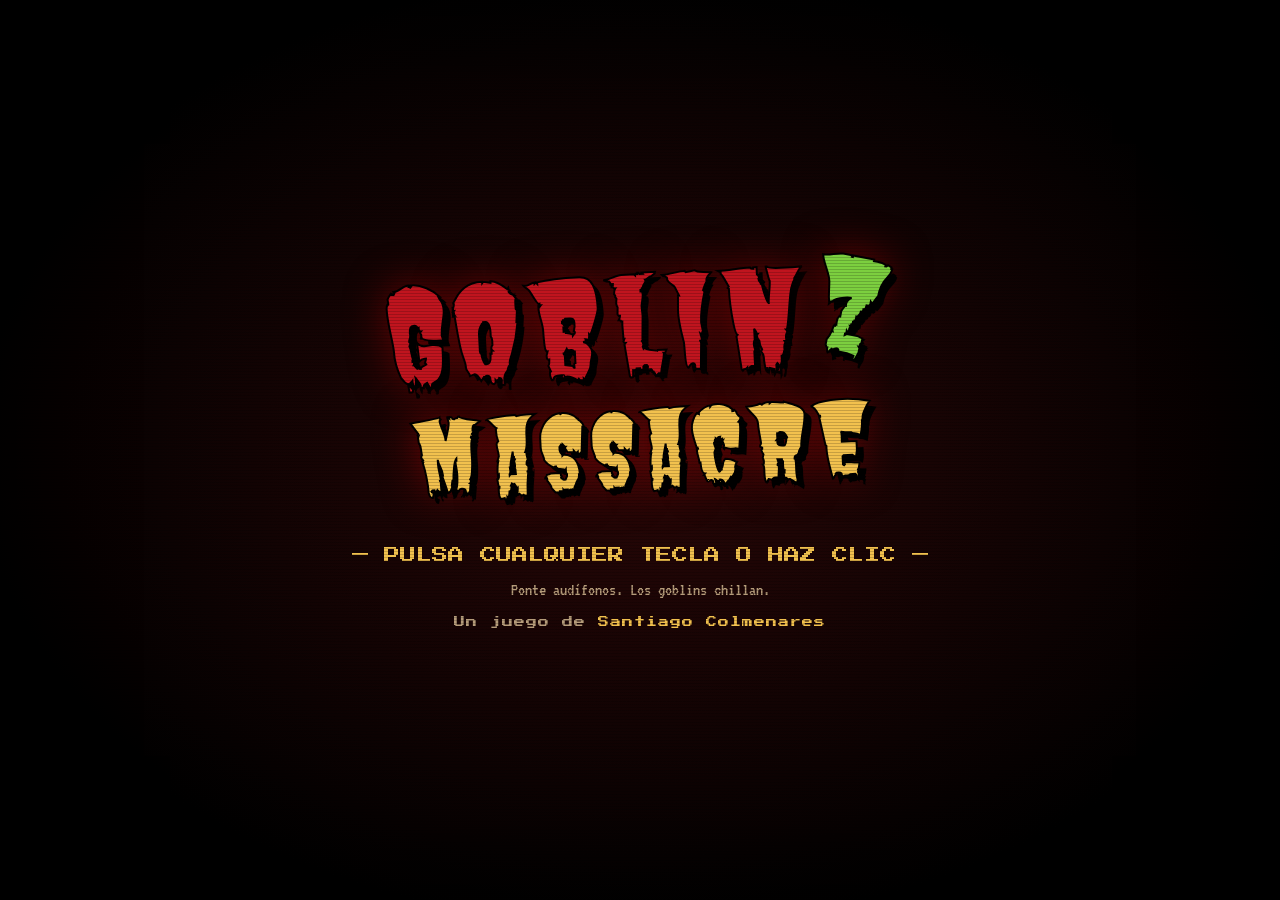
<file: GoblinzMassacre/GoblinzMassacre/index.html>
<!DOCTYPE html>
<html lang="es">
<head>
  <meta charset="UTF-8">
  <meta name="viewport" content="width=device-width, initial-scale=1.0">
  <meta name="author" content="Santiago Colmenares">
  <meta name="description" content="Goblinz Massacre — FPS retro de supervivencia por oleadas. Creado por Santiago Colmenares.">
  <title>Goblinz Massacre</title>
  <!-- Tipografías arcade / medievales (si no hay internet se usan las de respaldo) -->
  <link rel="preconnect" href="https://fonts.googleapis.com">
  <link rel="preconnect" href="https://fonts.gstatic.com" crossorigin>
  <link href="https://fonts.googleapis.com/css2?family=Butcherman&family=Press+Start+2P&family=VT323&family=MedievalSharp&display=swap" rel="stylesheet">
  <link rel="stylesheet" href="style.css">
</head>
<body>

  <!-- ===================== JUEGO (vista 3D + HUD) ===================== -->
  <div id="game">
    <div id="view">
      <canvas id="screen"></canvas>
      <canvas id="viewmodel"></canvas>

      <div id="crosshair"><span></span><span></span><span></span><span></span></div>
      <div id="dmgDir"><div></div></div>
      <div id="hurtFlash"></div>
      <div id="pickupFlash"></div>
      <div id="lowHp"></div>

      <div id="topBar">
        <div id="waveBanner">
          <div id="topWave">OLEADA 1</div>
          <div id="topLeft">GOBLINS: 0</div>
        </div>
        <div id="topScore">0</div>
      </div>
      <div id="comboBox"></div>
      <div id="announce"><div class="big"></div><div class="sub"></div></div>
      <div id="feed"></div>
      <canvas id="minimap" width="128" height="128"></canvas>
      <div id="fps"></div>
      <div id="lockHint" class="hidden">Haz clic para capturar el ratón</div>

      <!-- HUD: frasco de sangre, runas de armadura y cinturón de munición -->
      <div id="hud">
        <canvas id="flask" width="84" height="104"></canvas>
        <div id="vitals">
          <div class="vital blood"><b id="hudHp">100</b><span>SANGRE</span></div>
          <div class="vital rune"><b id="hudArmor">0</b><span>RUNAS</span></div>
          <div class="vital gold"><b id="hudGold">0</b><span>ORO</span></div>
        </div>
        <div id="loadout">
          <div id="hudWeaponName">ESCUPEPLOMO</div>
          <div id="beltRow">
            <canvas id="belt" width="220" height="30"></canvas>
            <div id="ammoCount"><b id="hudAmmo">50</b><span id="hudAmmoLbl">BALAS</span></div>
          </div>
          <div id="hudArms">
            <span id="arm1"><img alt=""><i>1</i></span>
            <span id="arm2"><img alt=""><i>2</i></span>
            <span id="arm3"><img alt=""><i>3</i></span>
            <span id="arm4"><img alt=""><i>4</i></span>
            <span id="arm5"><img alt=""><i>5</i></span>
          </div>
          <div id="ammoList">
            <span>BALAS <em id="amB">0</em></span>
            <span>CARTUCHOS <em id="amS">0</em></span>
            <span>COHETES <em id="amR">0</em></span>
          </div>
        </div>
      </div>
    </div>

  </div>

  <div id="scanlines"></div>

  <!-- ===================== PANTALLA INICIAL ===================== -->
  <section id="splash" class="screen">
    <h1 class="title"><span>Goblin</span><span class="z">z</span><br><span class="massacre">Massacre</span></h1>
    <p class="blink press">— PULSA CUALQUIER TECLA O HAZ CLIC —</p>
    <p class="tiny">Ponte audífonos. Los goblins chillan.</p>
    <p class="author">Un juego de <b>Santiago Colmenares</b></p>
  </section>

  <!-- ===================== MENÚ PRINCIPAL ===================== -->
  <section id="menu" class="screen hidden">
    <h1 class="title"><span>Goblin</span><span class="z">z</span><br><span class="massacre">Massacre</span></h1>
    <p class="tagline" id="tagline">Sobrevive a la horda verde.</p>
    <nav class="menu-buttons">
      <button class="btn" id="btnPlay">JUGAR</button>
      <button class="btn" id="btnScores">SCOREBOARD</button>
      <button class="btn" id="btnOptions">OPCIONES</button>
      <button class="btn" id="btnCredits">CRÉDITOS</button>
      <a class="btn" id="btnHome" href="../../index.html">PÁGINA PRINCIPAL</a>
    </nav>
    <p class="hint">WASD moverse · Ratón apuntar · Clic disparar · Q / rueda cambiar arma · Espacio saltar · Shift esquivar · Esc pausa</p>
    <p class="hint warn hidden" id="mobileWarn">Este juego necesita teclado y ratón.</p>
    <p class="author">Creado por <b>Santiago Colmenares</b> · v1.0</p>
  </section>

  <!-- ===================== SCOREBOARD ===================== -->
  <section id="scores" class="screen hidden">
    <h2 class="heading">SALÓN DE LOS MASACRADORES</h2>
    <div class="board">
      <table>
        <thead><tr><th>#</th><th>NOMBRE</th><th>PUNTOS</th><th>OLEADA</th><th>BAJAS</th><th>FECHA</th></tr></thead>
        <tbody id="scoreBody"></tbody>
      </table>
      <p class="empty hidden" id="scoreEmpty">Aún no hay masacres registradas.<br>Los goblins se ríen de ti.</p>
    </div>
    <div class="row-buttons">
      <button class="btn small" id="btnClearScores">BORRAR RÉCORDS</button>
      <button class="btn" id="btnScoresBack">VOLVER</button>
    </div>
  </section>

  <!-- ===================== OPCIONES ===================== -->
  <section id="options" class="screen hidden">
    <h2 class="heading">OPCIONES</h2>
    <div class="opts">
      <label>Volumen general <input type="range" id="optMaster" min="0" max="100"><output></output></label>
      <label>Música <input type="range" id="optMusic" min="0" max="100"><output></output></label>
      <label>Efectos <input type="range" id="optSfx" min="0" max="100"><output></output></label>
      <label>Sensibilidad del ratón <input type="range" id="optSens" min="10" max="300"><output></output></label>
      <label>Campo de visión <input type="range" id="optFov" min="60" max="110"><output></output></label>
      <label>Resolución
        <select id="optRes">
          <option value="240">240 · Pixel brutal</option>
          <option value="320">320 · Clásico 1993</option>
          <option value="400">400 · Nítido</option>
          <option value="480">480 · Casi HD</option>
        </select>
      </label>
      <label>Dificultad
        <select id="optDiff">
          <option value="0">Goblin bebé</option>
          <option value="1">Masacre normal</option>
          <option value="2">Pesadilla verde</option>
        </select>
      </label>
      <label class="check">Invertir eje Y <input type="checkbox" id="optInvert"></label>
      <label class="check">Sacudida de pantalla <input type="checkbox" id="optShake"></label>
      <label class="check">Efecto CRT <input type="checkbox" id="optCrt"></label>
      <label class="check">Minimapa <input type="checkbox" id="optMap"></label>
      <label class="check">Mostrar FPS <input type="checkbox" id="optFps"></label>
    </div>
    <p class="hint" id="audioStatus"></p>
    <details class="controls">
      <summary>CONTROLES</summary>
      <table>
        <tr><td>W A S D / Flechas</td><td>Moverse</td></tr>
        <tr><td>Ratón</td><td>Mirar (captura de puntero)</td></tr>
        <tr><td>Clic izquierdo</td><td>Disparar / golpear</td></tr>
        <tr><td>Q · Rueda · 1-5</td><td>Cambiar de arma</td></tr>
        <tr><td>Espacio</td><td>Saltar</td></tr>
        <tr><td>Shift</td><td>Esquive rápido (dash)</td></tr>
        <tr><td>Tab</td><td>Mostrar / ocultar minimapa</td></tr>
        <tr><td>M</td><td>Silenciar música</td></tr>
        <tr><td>Esc / P</td><td>Pausa</td></tr>
      </table>
    </details>
    <div class="row-buttons">
      <button class="btn small" id="btnOptReset">RESTABLECER</button>
      <button class="btn" id="btnOptBack">VOLVER</button>
    </div>
  </section>

  <!-- ===================== CRÉDITOS ===================== -->
  <section id="credits" class="screen hidden">
    <h2 class="heading">CRÉDITOS</h2>
    <div class="credits-roll">
      <p class="big-credit">GOBLINZ MASSACRE</p>
      <p>Un juego creado por</p>
      <p class="name">SANTIAGO COLMENARES</p>
      <p class="role">Idea, diseño y dirección</p>
      <p class="name small-name">Santiago Colmenares</p>
      <p class="role">Motor raycasting, pixel art y efectos generados por código</p>
      <p class="name small-name">Hechos a mano, píxel a píxel</p>
      <p class="role">Música</p>
      <p class="name small-name">“Elmenu” y “Musicanivel”</p>
      <p class="role">Inspirado en</p>
      <p class="name small-name">Wolfenstein 3D · DOOM · las noches de 1993</p>
      <p class="disclaimer">Ningún goblin fue maltratado durante el desarrollo.<br>Bueno… quizá unos cuantos miles.</p>
    </div>
    <button class="btn" id="btnCreditsBack">VOLVER</button>
  </section>

  <!-- ===================== PAUSA ===================== -->
  <section id="pause" class="screen hidden">
    <h2 class="heading">PAUSA</h2>
    <p class="tagline">Los goblins te esperan… rascándose.</p>
    <nav class="menu-buttons">
      <button class="btn" id="btnResume">CONTINUAR</button>
      <button class="btn" id="btnPauseOptions">OPCIONES</button>
      <button class="btn" id="btnQuit">ABANDONAR</button>
    </nav>
  </section>

  <!-- ===================== TIENDA ENTRE OLEADAS ===================== -->
  <section id="shop" class="screen hidden">
    <div class="shop-head">
      <canvas id="merchant" width="48" height="48"></canvas>
      <div>
        <h2 class="heading">EL BAZAR DE GRUÑIDO EL TRAIDOR</h2>
        <p class="tagline" id="shopQuote">“Vendo armas para matar a mis primos. Negocios son negocios.”</p>
      </div>
    </div>
    <div class="shop-stats">
      <span>ORO: <b class="gold" id="shopGold">0</b></span>
      <span>SALUD: <b id="shopHp">100</b></span>
      <span>ARMADURA: <b id="shopArmor">0</b></span>
      <span>BALAS: <b id="shopB">0</b> · CART: <b id="shopS">0</b> · COH: <b id="shopR">0</b></span>
    </div>
    <div id="shopItems"></div>
    <button class="btn big" id="btnNextWave">¡A LA MASACRE! — OLEADA 2</button>
  </section>

  <!-- ===================== GAME OVER ===================== -->
  <section id="gameover" class="screen hidden">
    <h2 class="title dead">TE HICIERON PURÉ</h2>
    <p class="tagline" id="goQuote">Los goblins bailan sobre tu tumba.</p>
    <div class="final-score">PUNTUACIÓN FINAL<br><b id="goScore">0</b></div>
    <div class="go-stats">
      <div>OLEADA<br><b id="goWave">1</b></div>
      <div>BAJAS<br><b id="goKills">0</b></div>
      <div>PRECISIÓN<br><b id="goAcc">0%</b></div>
      <div>TIEMPO<br><b id="goTime">0:00</b></div>
      <div>ORO GANADO<br><b id="goGold">0</b></div>
    </div>
    <div class="save-row" id="saveRow">
      <input id="goName" maxlength="12" placeholder="TU NOMBRE" autocomplete="off" spellcheck="false">
      <button class="btn small" id="btnSaveScore">GUARDAR</button>
    </div>
    <p class="hint" id="saveMsg"></p>
    <nav class="row-buttons">
      <button class="btn" id="btnRetry">REINTENTAR</button>
      <button class="btn" id="btnGoScores">SCOREBOARD</button>
      <button class="btn" id="btnGoMenu">MENÚ</button>
    </nav>
    <p class="author">Goblinz Massacre · creado por <b>Santiago Colmenares</b></p>
  </section>

  <!-- ===================== MÚSICA (archivos locales) ===================== -->
  <audio id="musicMenu" src="Elmenu.mp3" loop preload="auto"></audio>
  <audio id="musicLevel" src="Musicanivel.mp3" loop preload="auto"></audio>

  <script src="three.min.js"></script>
  <script src="weapons3d.js"></script>
  <script src="script.js"></script>
</body>
</html>
</file>
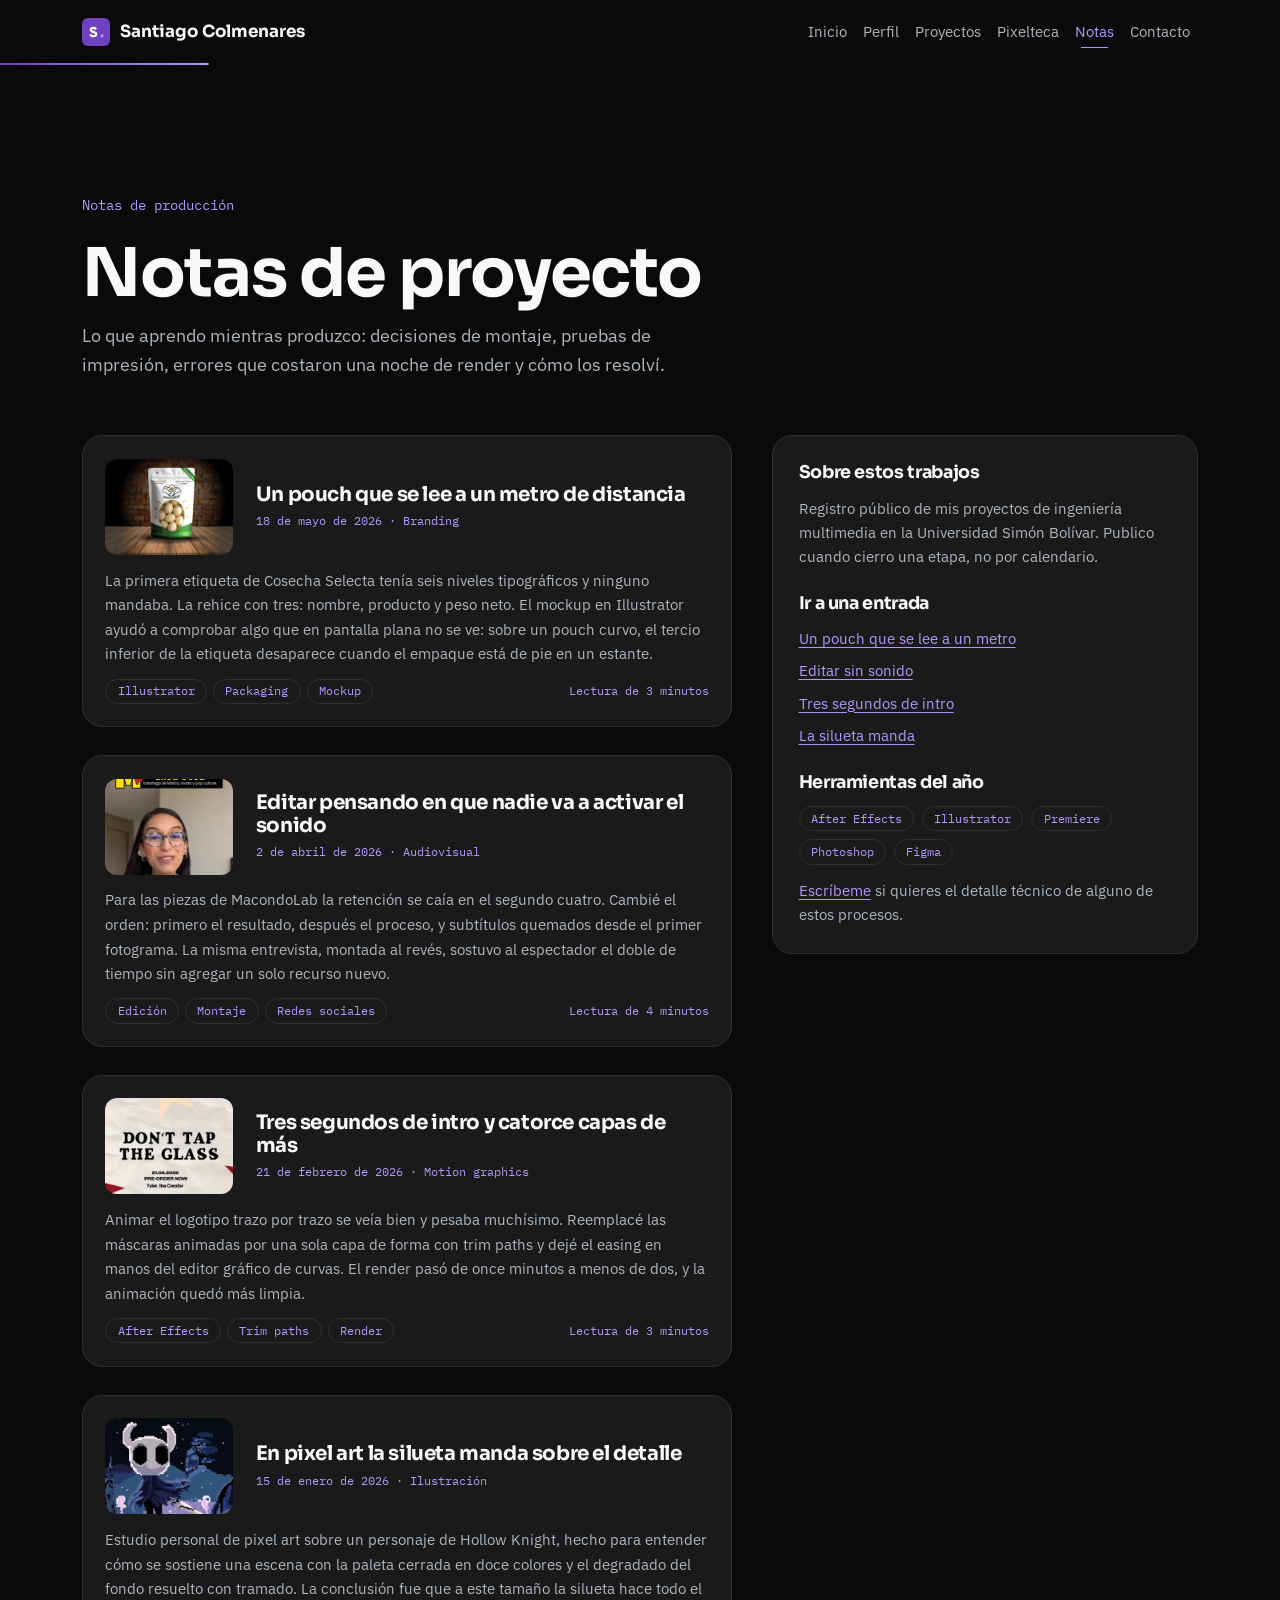
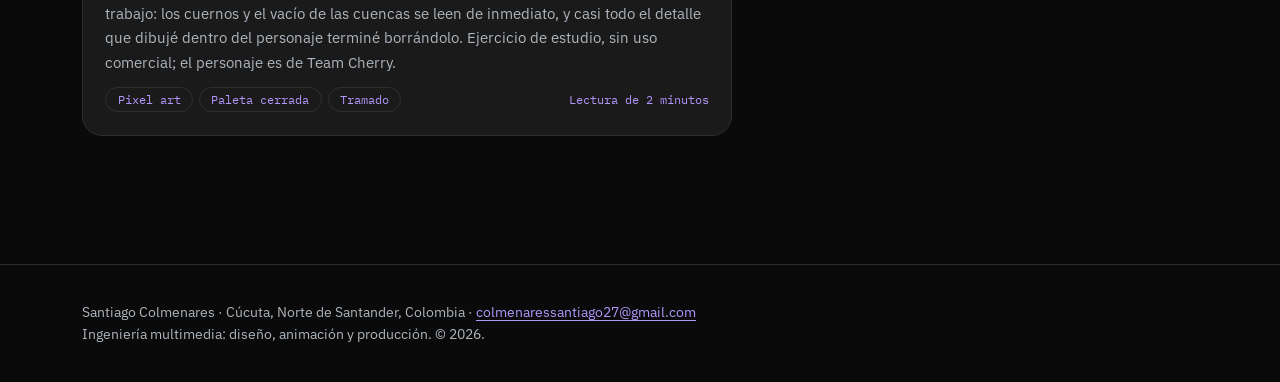
<file: blog.html>
<!doctype html>
<html lang="es">
<head>
  <meta charset="utf-8">
  <meta name="viewport" content="width=device-width, initial-scale=1">
  <meta name="description" content="Notas de proyectos de Santiago Colmenares: notas de producción audiovisual, branding, motion graphics y diseño multimedia.">
  <meta name="author" content="Santiago Colmenares">
  <title>Notas de proyectos | Santiago Colmenares</title>
  <link rel="icon" href="img/favicon.svg" type="image/svg+xml">

  <link rel="preconnect" href="https://fonts.googleapis.com">
  <link rel="preconnect" href="https://fonts.gstatic.com" crossorigin>
  <link rel="stylesheet" href="https://fonts.googleapis.com/css2?family=IBM+Plex+Mono:wght@400;500&amp;family=IBM+Plex+Sans:wght@400;500;600&amp;family=Sora:wght@600;700&amp;display=swap">

  <link rel="stylesheet" href="https://cdn.jsdelivr.net/npm/bootstrap@5.3.3/dist/css/bootstrap.min.css" integrity="sha384-QWTKZyjpPEjISv5WaRU9OFeRpok6YctnYmDr5pNlyT2bRjXh0JMhjY6hW+ALEwIH" crossorigin="anonymous">
  <link rel="stylesheet" href="css/styles.css">
  <script src="js/site.js"></script>
</head>
<body>
  <a class="skip-link" href="#contenido">Saltar al contenido</a>

  <header class="site-header sticky-top">
    <nav class="navbar navbar-expand-lg container" aria-label="Navegación principal">
      <a class="navbar-brand" href="index.html">
        <svg width="28" height="28" viewBox="0 0 32 32" aria-hidden="true" focusable="false">
          <rect width="32" height="32" rx="7" fill="#6f42c1"></rect>
          <path d="M13 22c-2.2 0-3.8-.9-4.7-2.6l2.4-1.4c.5 1 1.3 1.5 2.4 1.5 1 0 1.6-.4 1.6-1 0-.7-.7-1-2.3-1.5-2.1-.6-3.6-1.5-3.6-3.6 0-2.1 1.7-3.4 4.1-3.4 2 0 3.5.8 4.3 2.4l-2.3 1.3c-.4-.8-1.1-1.2-2-1.2-.8 0-1.3.4-1.3.9 0 .6.5.9 2.2 1.4 2.2.7 3.7 1.6 3.7 3.7 0 2.2-1.8 3.5-4.5 3.5Z" fill="#ffffff"></path>
          <circle cx="23" cy="20.5" r="1.8" fill="#b197fc"></circle>
        </svg>
        Santiago Colmenares
      </a>
      <button class="navbar-toggler" type="button" data-bs-toggle="collapse" data-bs-target="#menu" aria-controls="menu" aria-expanded="false" aria-label="Abrir el menú de navegación">
        <span class="navbar-toggler-icon"></span>
      </button>
      <ul class="navbar-nav collapse navbar-collapse justify-content-lg-end" id="menu">
        <li class="nav-item"><a class="nav-link" href="index.html">Inicio</a></li>
        <li class="nav-item"><a class="nav-link" href="index.html#perfil">Perfil</a></li>
        <li class="nav-item"><a class="nav-link" href="index.html#trabajo">Proyectos</a></li>
        <li class="nav-item"><a class="nav-link" href="pixelteca.html">Pixelteca</a></li>
        <li class="nav-item"><a class="nav-link" href="blog.html" aria-current="page">Notas</a></li>
        <li class="nav-item"><a class="nav-link" href="contacto.html">Contacto</a></li>
      </ul>
    </nav>
  </header>

  <main class="container blog-layout" id="contenido">
    <header class="blog-head">
      <p class="hero__role">Notas de producción</p>
      <h1>Notas de proyecto</h1>
      <p class="lede">Lo que aprendo mientras produzco: decisiones de montaje, pruebas de impresión, errores que costaron una noche de render y cómo los resolví.</p>
    </header>

    <section class="feed">
      <h2 class="visually-hidden">Entradas publicadas</h2>

      <article class="post" id="entrada-conserva">
        <img class="post__thumb frame-2" src="img/mini-conserva.webp" alt="Pouch de Cosecha Selecta visto de frente sobre madera." width="320" height="240" loading="lazy" decoding="async">
        <header class="post__head">
          <h3>Un pouch que se lee a un metro de distancia</h3>
          <p class="meta"><time datetime="2026-05-18">18 de mayo de 2026</time> · Branding</p>
        </header>
        <p class="post__text">La primera etiqueta de Cosecha Selecta tenía seis niveles tipográficos y ninguno mandaba. La rehice con tres: nombre, producto y peso neto. El mockup en Illustrator ayudó a comprobar algo que en pantalla plana no se ve: sobre un pouch curvo, el tercio inferior de la etiqueta desaparece cuando el empaque está de pie en un estante.</p>
        <footer class="post__foot">
          <ul class="tags list-unstyled">
            <li>Illustrator</li>
            <li>Packaging</li>
            <li>Mockup</li>
          </ul>
          <p class="meta">Lectura de 3 minutos</p>
        </footer>
      </article>

      <article class="post" id="entrada-macondolab">
        <img class="post__thumb frame-1" src="img/mini-macondo.webp" alt="Fotograma del reel de MacondoWeek con subtítulos sobreimpresos." width="320" height="240" loading="lazy" decoding="async">
        <header class="post__head">
          <h3>Editar pensando en que nadie va a activar el sonido</h3>
          <p class="meta"><time datetime="2026-04-02">2 de abril de 2026</time> · Audiovisual</p>
        </header>
        <p class="post__text">Para las piezas de MacondoLab la retención se caía en el segundo cuatro. Cambié el orden: primero el resultado, después el proceso, y subtítulos quemados desde el primer fotograma. La misma entrevista, montada al revés, sostuvo al espectador el doble de tiempo sin agregar un solo recurso nuevo.</p>
        <footer class="post__foot">
          <ul class="tags list-unstyled">
            <li>Edición</li>
            <li>Montaje</li>
            <li>Redes sociales</li>
          </ul>
          <p class="meta">Lectura de 4 minutos</p>
        </footer>
      </article>

      <article class="post" id="entrada-motion">
        <img class="post__thumb frame-4" src="img/mini-animacion.webp" alt="Fotograma tipográfico de la pieza de motion graphics." width="320" height="240" loading="lazy" decoding="async">
        <header class="post__head">
          <h3>Tres segundos de intro y catorce capas de más</h3>
          <p class="meta"><time datetime="2026-02-21">21 de febrero de 2026</time> · Motion graphics</p>
        </header>
        <p class="post__text">Animar el logotipo trazo por trazo se veía bien y pesaba muchísimo. Reemplacé las máscaras animadas por una sola capa de forma con trim paths y dejé el easing en manos del editor gráfico de curvas. El render pasó de once minutos a menos de dos, y la animación quedó más limpia.</p>
        <footer class="post__foot">
          <ul class="tags list-unstyled">
            <li>After Effects</li>
            <li>Trim paths</li>
            <li>Render</li>
          </ul>
          <p class="meta">Lectura de 3 minutos</p>
        </footer>
      </article>

      <article class="post" id="entrada-pixel">
        <img class="post__thumb frame-3" src="img/mini-pixelart.webp" alt="Escena en pixel art de un personaje de cuernos blancos frente a una caverna azul con hongos luminosos." width="320" height="240" loading="lazy" decoding="async">
        <header class="post__head">
          <h3>En pixel art la silueta manda sobre el detalle</h3>
          <p class="meta"><time datetime="2026-01-15">15 de enero de 2026</time> · Ilustración</p>
        </header>
        <p class="post__text">Estudio personal de pixel art sobre un personaje de Hollow Knight, hecho para entender cómo se sostiene una escena con la paleta cerrada en doce colores y el degradado del fondo resuelto con tramado. La conclusión fue que a este tamaño la silueta hace todo el trabajo: los cuernos y el vacío de las cuencas se leen de inmediato, y casi todo el detalle que dibujé dentro del personaje terminé borrándolo. Ejercicio de estudio, sin uso comercial; el personaje es de Team Cherry.</p>
        <footer class="post__foot">
          <ul class="tags list-unstyled">
            <li>Pixel art</li>
            <li>Paleta cerrada</li>
            <li>Tramado</li>
          </ul>
          <p class="meta">Lectura de 2 minutos</p>
        </footer>
      </article>
    </section>

    <aside class="sidebar">
      <h2>Sobre estos trabajos</h2>
      <p>Registro público de mis proyectos de ingeniería multimedia en la Universidad Simón Bolívar. Publico cuando cierro una etapa, no por calendario.</p>

      <h2>Ir a una entrada</h2>
      <ul class="list-unstyled">
        <li><a href="#entrada-conserva">Un pouch que se lee a un metro</a></li>
        <li><a href="#entrada-macondolab">Editar sin sonido</a></li>
        <li><a href="#entrada-motion">Tres segundos de intro</a></li>
        <li><a href="#entrada-pixel">La silueta manda</a></li>
      </ul>

      <h2>Herramientas del año</h2>
      <ul class="tags list-unstyled">
        <li>After Effects</li>
        <li>Illustrator</li>
        <li>Premiere</li>
        <li>Photoshop</li>
        <li>Figma</li>
      </ul>

      <p><a href="contacto.html">Escríbeme</a> si quieres el detalle técnico de alguno de estos procesos.</p>
    </aside>
  </main>

  <footer class="site-footer">
    <section class="container">
      <h2 class="visually-hidden">Información de contacto</h2>
      <address class="fst-normal">Santiago Colmenares · Cúcuta, Norte de Santander, Colombia · <a href="mailto:colmenaressantiago27@gmail.com">colmenaressantiago27@gmail.com</a></address>
      <p>Ingeniería multimedia: diseño, animación y producción. &copy; 2026.</p>
    </section>
  </footer>

  <script src="https://cdn.jsdelivr.net/npm/bootstrap@5.3.3/dist/js/bootstrap.bundle.min.js" integrity="sha384-YvpcrYf0tY3lHB60NNkmXc5s9fDVZLESaAA55NDzOxhy9GkcIdslK1eN7N6jIeHz" crossorigin="anonymous"></script>
</body>
</html>
</file>
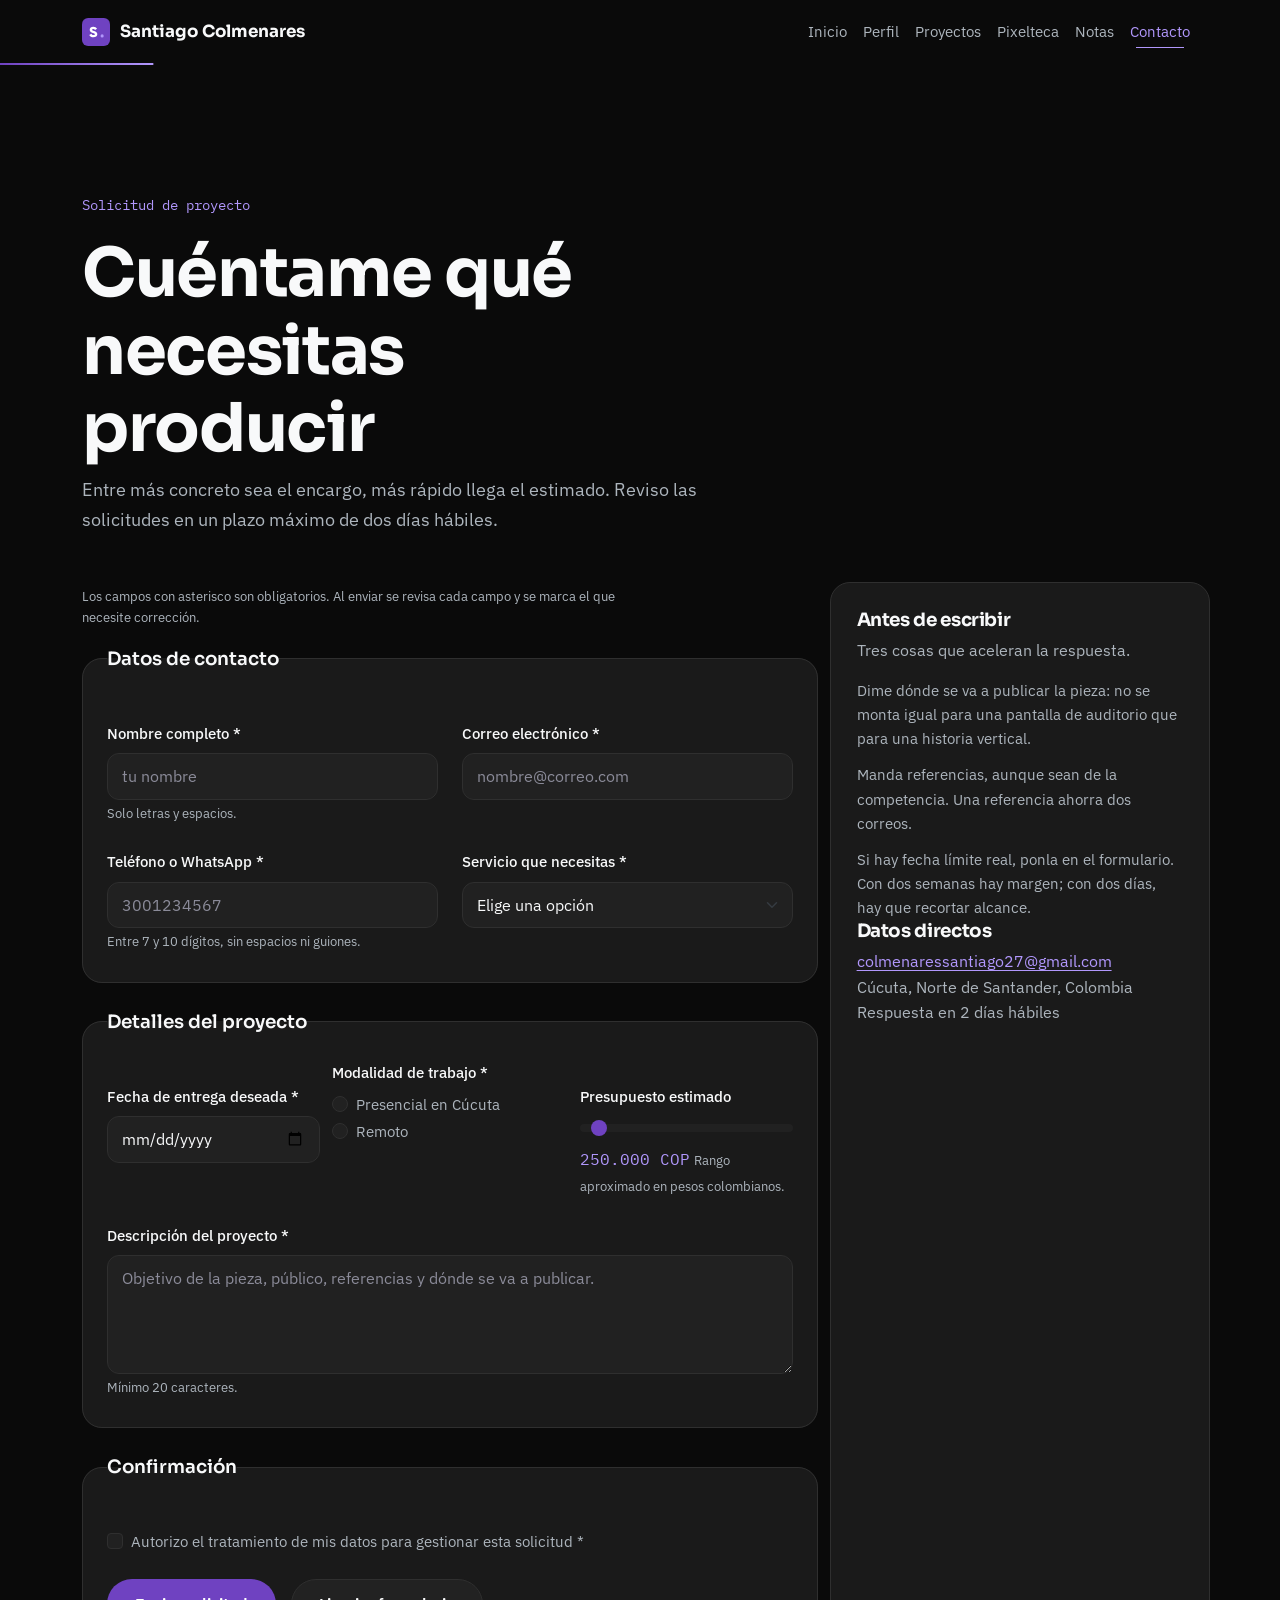
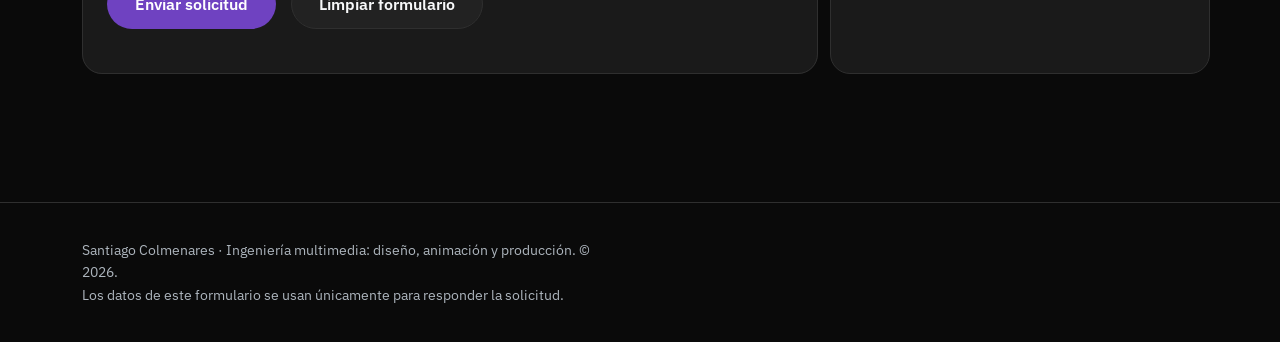
<file: contacto.html>
<!doctype html>
<html lang="es">
<head>
  <meta charset="utf-8">
  <meta name="viewport" content="width=device-width, initial-scale=1">
  <meta name="description" content="Formulario de contacto de Santiago Colmenares: solicita producción audiovisual, diseño gráfico, branding o motion graphics en Cúcuta, Colombia.">
  <meta name="author" content="Santiago Colmenares">
  <title>Contacto | Santiago Colmenares</title>
  <link rel="icon" href="img/favicon.svg" type="image/svg+xml">

  <link rel="preconnect" href="https://fonts.googleapis.com">
  <link rel="preconnect" href="https://fonts.gstatic.com" crossorigin>
  <link rel="stylesheet" href="https://fonts.googleapis.com/css2?family=IBM+Plex+Mono:wght@400;500&amp;family=IBM+Plex+Sans:wght@400;500;600&amp;family=Sora:wght@600;700&amp;display=swap">

  <link rel="stylesheet" href="https://cdn.jsdelivr.net/npm/bootstrap@5.3.3/dist/css/bootstrap.min.css" integrity="sha384-QWTKZyjpPEjISv5WaRU9OFeRpok6YctnYmDr5pNlyT2bRjXh0JMhjY6hW+ALEwIH" crossorigin="anonymous">
  <link rel="stylesheet" href="css/styles.css">
  <script src="js/site.js"></script>
</head>
<body>
  <a class="skip-link" href="#contenido">Saltar al formulario</a>

  <header class="site-header sticky-top">
    <nav class="navbar navbar-expand-lg container" aria-label="Navegación principal">
      <a class="navbar-brand" href="index.html">
        <svg width="28" height="28" viewBox="0 0 32 32" aria-hidden="true" focusable="false">
          <rect width="32" height="32" rx="7" fill="#6f42c1"></rect>
          <path d="M13 22c-2.2 0-3.8-.9-4.7-2.6l2.4-1.4c.5 1 1.3 1.5 2.4 1.5 1 0 1.6-.4 1.6-1 0-.7-.7-1-2.3-1.5-2.1-.6-3.6-1.5-3.6-3.6 0-2.1 1.7-3.4 4.1-3.4 2 0 3.5.8 4.3 2.4l-2.3 1.3c-.4-.8-1.1-1.2-2-1.2-.8 0-1.3.4-1.3.9 0 .6.5.9 2.2 1.4 2.2.7 3.7 1.6 3.7 3.7 0 2.2-1.8 3.5-4.5 3.5Z" fill="#ffffff"></path>
          <circle cx="23" cy="20.5" r="1.8" fill="#b197fc"></circle>
        </svg>
        Santiago Colmenares
      </a>
      <button class="navbar-toggler" type="button" data-bs-toggle="collapse" data-bs-target="#menu" aria-controls="menu" aria-expanded="false" aria-label="Abrir el menú de navegación">
        <span class="navbar-toggler-icon"></span>
      </button>
      <ul class="navbar-nav collapse navbar-collapse justify-content-lg-end" id="menu">
        <li class="nav-item"><a class="nav-link" href="index.html">Inicio</a></li>
        <li class="nav-item"><a class="nav-link" href="index.html#perfil">Perfil</a></li>
        <li class="nav-item"><a class="nav-link" href="index.html#trabajo">Proyectos</a></li>
        <li class="nav-item"><a class="nav-link" href="pixelteca.html">Pixelteca</a></li>
        <li class="nav-item"><a class="nav-link" href="blog.html">Notas</a></li>
        <li class="nav-item"><a class="nav-link" href="contacto.html" aria-current="page">Contacto</a></li>
      </ul>
    </nav>
  </header>

  <main class="container block" id="contenido">
    <header class="block__intro">
      <p class="hero__role">Solicitud de proyecto</p>
      <h1>Cuéntame qué necesitas producir</h1>
      <p class="lede">Entre más concreto sea el encargo, más rápido llega el estimado. Reviso las solicitudes en un plazo máximo de dos días hábiles.</p>
    </header>

    <section class="row g-4">
      <h2 class="visually-hidden">Formulario de solicitud y datos de contacto</h2>

      <form class="col-lg-8" id="solicitud" novalidate>
        <p class="form-text">Los campos con asterisco son obligatorios. Al enviar se revisa cada campo y se marca el que necesite corrección.</p>

        <fieldset class="form-panel">
          <legend>Datos de contacto</legend>
          <div class="row g-4">
            <p class="col-md-6">
              <label class="form-label" for="nombre">Nombre completo *</label>
              <input class="form-control" type="text" id="nombre" name="nombre" placeholder="tu nombre" minlength="3" maxlength="80" pattern="[A-Za-zÁÉÍÓÚÑáéíóúñ ]{3,80}" autocomplete="name" required aria-describedby="ayuda-nombre">
              <small class="form-text" id="ayuda-nombre">Solo letras y espacios.</small>
              <span class="invalid-feedback">Escribe tu nombre con al menos 3 letras.</span>
            </p>

            <p class="col-md-6">
              <label class="form-label" for="correo">Correo electrónico *</label>
              <input class="form-control" type="email" id="correo" name="correo" placeholder="nombre@correo.com" autocomplete="email" required>
              <span class="invalid-feedback">Revisa el formato del correo, por ejemplo nombre@correo.com.</span>
            </p>

            <p class="col-md-6">
              <label class="form-label" for="telefono">Teléfono o WhatsApp *</label>
              <input class="form-control" type="tel" id="telefono" name="telefono" placeholder="3001234567" pattern="[0-9]{7,10}" autocomplete="tel" required aria-describedby="ayuda-telefono">
              <small class="form-text" id="ayuda-telefono">Entre 7 y 10 dígitos, sin espacios ni guiones.</small>
              <span class="invalid-feedback">Ingresa un número de 7 a 10 dígitos.</span>
            </p>

            <p class="col-md-6">
              <label class="form-label" for="servicio">Servicio que necesitas *</label>
              <select class="form-select" id="servicio" name="servicio" required>
                <option value="" selected disabled>Elige una opción</option>
                <option value="audiovisual">Producción audiovisual</option>
                <option value="diseno">Diseño gráfico</option>
                <option value="branding">Branding e identidad</option>
                <option value="motion">Motion graphics</option>
                <option value="redes">Contenido para redes</option>
              </select>
              <span class="invalid-feedback">Selecciona el servicio que necesitas.</span>
            </p>
          </div>
        </fieldset>

        <fieldset class="form-panel">
          <legend>Detalles del proyecto</legend>
          <div class="row g-4">
            <p class="col-md-4">
              <label class="form-label" for="fecha">Fecha de entrega deseada *</label>
              <input class="form-control" type="date" id="fecha" name="fecha" required>
              <span class="invalid-feedback">Indica para cuándo lo necesitas.</span>
            </p>

            <fieldset class="form-group col-md-4">
              <legend>Modalidad de trabajo *</legend>
              <p class="form-check">
                <input class="form-check-input" type="radio" name="modalidad" id="modalidad-presencial" value="presencial" required>
                <label class="form-check-label" for="modalidad-presencial">Presencial en Cúcuta</label>
              </p>
              <p class="form-check">
                <input class="form-check-input" type="radio" name="modalidad" id="modalidad-remoto" value="remoto" required>
                <label class="form-check-label" for="modalidad-remoto">Remoto</label>
                <span class="invalid-feedback">Elige una modalidad.</span>
              </p>
            </fieldset>

            <p class="col-md-4">
              <label class="form-label" for="presupuesto">Presupuesto estimado</label>
              <input class="form-range" type="range" id="presupuesto" name="presupuesto" min="100000" max="1000000" step="50000" value="150000" aria-describedby="ayuda-presupuesto">
              <output class="range-output" for="presupuesto" id="presupuesto-salida">250.000 COP</output>
              <small class="form-text" id="ayuda-presupuesto">Rango aproximado en pesos colombianos.</small>
            </p>

            <p class="col-12">
              <label class="form-label" for="descripcion">Descripción del proyecto *</label>
              <textarea class="form-control" id="descripcion" name="descripcion" rows="4" minlength="20" maxlength="600" placeholder="Objetivo de la pieza, público, referencias y dónde se va a publicar." required aria-describedby="ayuda-descripcion"></textarea>
              <small class="form-text" id="ayuda-descripcion">Mínimo 20 caracteres.</small>
              <span class="invalid-feedback">Describe el proyecto con al menos 20 caracteres.</span>
            </p>
          </div>
        </fieldset>

        <fieldset class="form-panel">
          <legend>Confirmación</legend>
          <p class="form-check">
            <input class="form-check-input" type="checkbox" id="terminos" name="terminos" required>
            <label class="form-check-label" for="terminos">Autorizo el tratamiento de mis datos para gestionar esta solicitud *</label>
            <span class="invalid-feedback">Necesito tu autorización para continuar.</span>
          </p>
          <p class="form-actions">
            <button class="btn btn-violet" type="submit">Enviar solicitud</button>
            <button class="btn btn-ghost" type="reset">Limpiar formulario</button>
          </p>
          <p class="form-status d-none" id="estado" role="status"></p>
        </fieldset>
      </form>

      <aside class="col-lg-4 contact-aside">
        <h2>Antes de escribir</h2>
        <p class="muted">Tres cosas que aceleran la respuesta.</p>
        <ul class="list-unstyled">
          <li>Dime dónde se va a publicar la pieza: no se monta igual para una pantalla de auditorio que para una historia vertical.</li>
          <li>Manda referencias, aunque sean de la competencia. Una referencia ahorra dos correos.</li>
          <li>Si hay fecha límite real, ponla en el formulario. Con dos semanas hay margen; con dos días, hay que recortar alcance.</li>
        </ul>

        <h2>Datos directos</h2>
        <address class="fst-normal muted">
          <a href="mailto:colmenaressantiago27@gmail.com">colmenaressantiago27@gmail.com</a><br>
          Cúcuta, Norte de Santander, Colombia<br>
          Respuesta en 2 días hábiles
        </address>
      </aside>
    </section>
  </main>

  <footer class="site-footer">
    <section class="container">
      <h2 class="visually-hidden">Información del sitio</h2>
      <p>Santiago Colmenares · Ingeniería multimedia: diseño, animación y producción. &copy; 2026.</p>
      <p>Los datos de este formulario se usan únicamente para responder la solicitud.</p>
    </section>
  </footer>

  <script src="https://cdn.jsdelivr.net/npm/bootstrap@5.3.3/dist/js/bootstrap.bundle.min.js" integrity="sha384-YvpcrYf0tY3lHB60NNkmXc5s9fDVZLESaAA55NDzOxhy9GkcIdslK1eN7N6jIeHz" crossorigin="anonymous"></script>
  <script>
    (function () {
      'use strict';

      // Salida en vivo del control de rango.
      var rango = document.getElementById('presupuesto');
      var salida = document.getElementById('presupuesto-salida');
      var formato = new Intl.NumberFormat('es-CO');

      rango.addEventListener('input', function () {
        salida.textContent = '$' + formato.format(rango.value) + ' COP';
      });

      // Validación nativa HTML5 con la retroalimentación visual de Bootstrap.
      var formulario = document.getElementById('solicitud');
      var estado = document.getElementById('estado');

      formulario.addEventListener('submit', function (evento) {
        evento.preventDefault();
        formulario.classList.add('was-validated');

        if (formulario.checkValidity()) {
          estado.textContent = 'Datos validados. Esta versión del sitio aún no tiene servidor de correo, así que envía el resumen a colmenaressantiago27@gm';
          estado.classList.remove('d-none');
        } else {
          estado.classList.add('d-none');
          formulario.querySelector(':invalid:not(fieldset)').focus();
        }
      });

      formulario.addEventListener('reset', function () {
        formulario.classList.remove('was-validated');
        estado.classList.add('d-none');
        salida.textContent = '$250.000 COP';
      });
    }());
  </script>
</body>
</html>
</file>
<file: css/styles.css>
/* ==========================================================================
   Portafolio profesional — Santiago Colmenares
   Hoja de estilos externa y única para index.html, blog.html, contacto.html y pixelteca.html
   Paleta original conservada: negro #0a0a0a · grafito #1a1a1a · violeta #6f42c1
   ========================================================================== */

/* 1. Tokens de diseño ------------------------------------------------------ */
:root {
  --ink: #0a0a0a;
  --panel: #1a1a1a;
  --panel-alt: #212121;
  --line: #2f2f2f;
  --paper: #f8f9fa;
  --muted: #adb5bd;
  --violet: #6f42c1;
  --violet-deep: #593196;
  --violet-soft: #b197fc; /* acento de texto: cumple contraste AA sobre fondos oscuros */
  --radius: 20px;
  --radius-sm: 12px;
  --block: clamp(4.5rem, 10vw, 8rem); /* ritmo vertical entre bloques */
  --header-h: 4rem;
  --ease-out: cubic-bezier(0.16, 1, 0.3, 1); /* arranque rápido y frenado largo */
  --ease-soft: cubic-bezier(0.22, 0.61, 0.36, 1);
  --font-display: "Sora", system-ui, sans-serif;
  --font-text: "IBM Plex Sans", system-ui, "Segoe UI", Roboto, sans-serif;
  --font-mono: "IBM Plex Mono", ui-monospace, "Courier New", monospace;
  --font-pixel: "Press Start 2P", "IBM Plex Mono", monospace; /* solo se carga en pixelteca.html */
}

/* 2. Base y Modelo de Caja ------------------------------------------------- */
*,
*::before,
*::after {
  box-sizing: border-box;
}

html {
  scroll-behavior: smooth;
  scroll-padding-top: 5.5rem; /* compensa la cabecera fija al saltar a un ancla */
}

body {
  background-color: var(--ink);
  color: var(--paper);
  font-family: var(--font-text);
  line-height: 1.6;
  overflow-x: clip; /* red de seguridad contra el scroll lateral: no rompe los elementos fijados */
}

h1,
h2,
h3,
h4 {
  font-family: var(--font-display);
  font-weight: 700;
  letter-spacing: -0.02em;
  line-height: 1.15;
  color: var(--paper);
}

h1 {
  font-size: clamp(2.4rem, 7vw, 4.2rem);
}

h2 {
  font-size: clamp(1.7rem, 4vw, 2.5rem);
}

h3 {
  font-size: 1.25rem;
}

p {
  max-width: 68ch;
}

svg {
  max-width: 100%;
}

a {
  color: var(--violet-soft);
  text-underline-offset: 3px;
}

a:hover,
a:focus {
  color: var(--paper);
}

:focus-visible {
  outline: 3px solid var(--violet-soft);
  outline-offset: 3px;
}

.skip-link {
  position: absolute;
  left: -9999px;
  top: 0;
  z-index: 1080;
  background-color: var(--violet);
  color: #fff;
  padding: 0.7rem 1.1rem;
  border-radius: 0 0 var(--radius-sm) 0;
}

.skip-link:focus {
  left: 0;
  color: #fff;
}

/* 3. Estructura de bloques ------------------------------------------------- */
.block {
  padding-block: var(--block);
}

.block__intro {
  max-width: 62ch;
  margin-bottom: 3rem;
}

.lede {
  font-size: 1.15rem;
  color: var(--muted);
  max-width: 58ch;
}

.meta {
  font-family: var(--font-mono);
  font-size: 0.78rem;
  color: var(--violet-soft);
  margin: 0;
}

.muted {
  color: var(--muted);
}

.row > p {
  margin-bottom: 0;
  max-width: none;
}

/* 4. Cabecera y navegación ------------------------------------------------- */
.site-header {
  background-color: rgba(10, 10, 10, 0.72);
  backdrop-filter: saturate(180%) blur(20px);
  -webkit-backdrop-filter: saturate(180%) blur(20px);
  border-bottom: 1px solid var(--line);
  transition: background-color 0.5s var(--ease-soft), border-color 0.5s var(--ease-soft), margin-bottom 0.5s var(--ease-out);
}

/* Barra de progreso de lectura */
.site-header::after {
  content: "";
  position: absolute;
  left: 0;
  right: 0;
  bottom: -1px;
  height: 2px;
  background-image: linear-gradient(90deg, var(--violet), var(--violet-soft));
  transform: scaleX(var(--scroll, 0));
  transform-origin: left;
  pointer-events: none;
}

/* Arriba del todo la barra se funde con la página; al bajar se vuelve de vidrio. */
.js .site-header:not(.is-scrolled) {
  background-color: transparent;
  backdrop-filter: none;
  -webkit-backdrop-filter: none;
  border-bottom-color: transparent;
}

.navbar {
  min-height: var(--header-h);
  padding: 0 0.75rem;
  transition: min-height 0.5s var(--ease-out);
}

/* Se compacta sin mover la página: el margen compensa la altura perdida. */
.site-header.is-scrolled {
  margin-bottom: 0.75rem;
}

.site-header.is-scrolled .navbar {
  min-height: calc(var(--header-h) - 0.75rem);
}

.navbar-brand {
  display: inline-flex;
  align-items: center;
  gap: 0.6rem;
  font-family: var(--font-display);
  font-weight: 700;
  font-size: 1.05rem;
  color: var(--paper);
  transition: color 0.3s var(--ease-soft);
}

.navbar-brand:hover,
.navbar-brand:focus {
  color: var(--violet-soft);
}

.navbar .nav-link {
  position: relative;
  color: var(--muted);
  font-size: 0.94rem;
  padding-inline: 0.9rem;
  transition: color 0.3s var(--ease-soft);
}

.navbar .nav-link::after {
  content: "";
  position: absolute;
  left: 0.9rem;
  right: 0.9rem;
  bottom: 0.25rem;
  height: 1px;
  background-color: currentColor;
  transform: scaleX(0);
  transform-origin: left;
  transition: transform 0.5s var(--ease-out);
}

.navbar .nav-link:hover::after,
.navbar .nav-link:focus-visible::after,
.navbar .nav-link[aria-current="page"]::after {
  transform: scaleX(1);
}

.navbar .nav-link:hover,
.navbar .nav-link:focus {
  color: var(--paper);
}

.navbar .nav-link[aria-current="page"] {
  color: var(--violet-soft);
}

.navbar-toggler {
  border-color: var(--line);
  color: var(--paper);
}

/* 5. Botones --------------------------------------------------------------- */
.btn-violet,
.btn-ghost {
  font-weight: 600;
  border-radius: 999px;
  padding: 0.75rem 1.7rem;
  border: 1px solid transparent;
  transition: background-color 0.3s var(--ease-soft), color 0.3s var(--ease-soft), border-color 0.3s var(--ease-soft),
    box-shadow 0.5s var(--ease-out), transform 0.5s var(--ease-out);
}

.btn-violet {
  background-color: var(--violet);
  color: #fff;
}

.btn-violet:hover,
.btn-violet:focus {
  background-color: var(--violet-deep);
  color: #fff;
  box-shadow: 0 12px 34px rgba(111, 66, 193, 0.5);
}

.btn-ghost {
  border-color: var(--line);
  color: var(--paper);
  background-color: rgba(255, 255, 255, 0.04);
  backdrop-filter: blur(10px);
  -webkit-backdrop-filter: blur(10px);
}

.btn-ghost:hover,
.btn-ghost:focus {
  border-color: var(--violet-soft);
  color: var(--violet-soft);
}

.btn-violet:hover,
.btn-ghost:hover {
  transform: scale(1.04);
}

.btn-violet:active,
.btn-ghost:active {
  transform: scale(0.97);
  transition-duration: 0.12s;
}

/* 6. Portada: superficie de partículas y secuencia fijada ------------------ */
.hero__role {
  font-family: var(--font-mono);
  color: var(--violet-soft);
  font-size: 0.9rem;
  margin-bottom: 1.2rem;
}

.hero__actions {
  display: flex;
  max-width: none;
  flex-wrap: wrap;
  gap: 0.9rem;
  margin-top: 2rem;
}

.monitor__bars {
  display: block;
  height: 10px;
  background-image: linear-gradient(
    90deg,
    var(--violet) 0 12.5%,
    #4b4b4b 12.5% 25%,
    var(--violet-soft) 25% 37.5%,
    #2b2b2b 37.5% 50%,
    var(--violet-deep) 50% 62.5%,
    #3d3d3d 62.5% 75%,
    var(--violet) 75% 87.5%,
    #1f1f1f 87.5% 100%
  );
}

.opening {
  position: relative;
  margin-top: calc(var(--header-h) * -1); /* la barra flota sobre la portada */
}

.opening__pin {
  position: relative;
  display: flex;
  flex-direction: column;
  align-items: center;
  justify-content: center;
  gap: 2rem;
  min-height: 100svh;
  padding: calc(var(--header-h) + 2rem) 1.25rem 5rem;
  overflow: hidden;
  text-align: center;
  background-image: radial-gradient(ellipse at 50% 85%, rgba(111, 66, 193, 0.5), transparent 65%);
}

.opening__canvas {
  position: absolute;
  inset: 0;
  display: block;
  width: 100%;
  height: 100%;
}

.opening__canvas[hidden] {
  display: none;
}

/* Oscurece la parte alta para que el título siempre se lea. */
.opening__pin::after {
  content: "";
  position: absolute;
  inset: 0;
  pointer-events: none;
  background-image: linear-gradient(180deg, rgba(10, 10, 10, 0.86) 0, rgba(10, 10, 10, 0.2) 52%, transparent 70%);
}

.opening__title,
.opening__actions,
.opening__statement,
.opening__readout {
  position: relative;
  z-index: 2;
}

.opening__title {
  margin: 0;
  width: 100%;
}

.opening__title .hero__role {
  margin-inline: auto;
}

.opening__title h1 {
  font-size: clamp(3rem, 12.5vw, 10.5rem);
  letter-spacing: -0.05em;
  line-height: 0.98;
  margin: 0;
}

.opening__actions {
  justify-content: center;
  margin-top: 0;
}

.opening__statement {
  width: min(58rem, 100%);
  max-width: none;
  margin: 0;
  font-family: var(--font-display);
  font-size: clamp(1.45rem, 3.5vw, 2.9rem);
  font-weight: 600;
  letter-spacing: -0.025em;
  line-height: 1.24;
  color: var(--paper);
}

.opening__readout {
  position: absolute;
  left: 0;
  right: 0;
  bottom: 1.2rem;
  display: flex;
  flex-wrap: wrap;
  justify-content: center;
  gap: 0.3rem 2rem;
  max-width: none;
  margin: 0;
  padding-inline: 1rem;
  font-family: var(--font-mono);
  font-size: 0.74rem;
  color: var(--muted);
  font-variant-numeric: tabular-nums;
}

/* Secuencia fijada: solo se activa con JavaScript y movimiento permitido. */
.opening.is-scrub {
  height: 340vh;
}

.opening.is-scrub .opening__pin {
  position: sticky;
  top: 0;
  height: 100svh;
  min-height: 0;
}

.opening.is-scrub .opening__title,
.opening.is-scrub .opening__actions {
  opacity: calc(1 - var(--title, 0) * 1.3);
  transform: translateY(calc(var(--title, 0) * -3rem)) scale(calc(1 + var(--title, 0) * 0.18));
}

.opening.is-scrub .opening__statement {
  position: absolute;
  top: 42%;
  left: 50%;
  padding-inline: 1.25rem;
  opacity: calc(var(--statement, 0) * (1 - var(--leave, 0)));
  transform: translate(-50%, calc(-50% + (1 - var(--statement, 0)) * 2.5rem - var(--leave, 0) * 2.5rem));
}

.opening__word {
  opacity: 0.16;
  transition: opacity 0.6s var(--ease-soft);
}

.opening__word.is-lit {
  opacity: 1;
}

/* 7. Perfil: línea de tiempo con cabezal ------------------------------------ */
.timeline {
  position: relative;
  padding-block: var(--block);
}

.timeline__pin {
  display: flex;
  flex-direction: column;
  justify-content: center;
}

.timeline .block__intro {
  margin-bottom: 2rem;
}

.tracks {
  --lanes: 48%;
  --playhead: 1;
  position: relative;
  display: flex;
  flex-direction: column;
  margin: 0;
  padding: 2.1rem 0 0;
  background-color: var(--panel);
  border: 1px solid var(--line);
  border-radius: var(--radius);
  overflow: hidden;
}

/* Regla de tiempo */
.tracks::before {
  content: "";
  position: absolute;
  top: 0;
  left: var(--lanes);
  right: 0;
  height: 2.1rem;
  background-image: repeating-linear-gradient(90deg, #4b4b4b 0 1px, transparent 1px 2.5%),
    repeating-linear-gradient(90deg, #7a7a86 0 1px, transparent 1px 12.5%);
  background-size: 100% 0.45rem, 100% 0.9rem;
  background-repeat: no-repeat;
  background-position: left bottom;
}

/* Cabezal: revela los clips a medida que pasa */
.tracks::after {
  content: "";
  position: absolute;
  top: 0;
  bottom: 0;
  left: calc(var(--lanes) + (100% - var(--lanes)) * var(--playhead));
  width: 2px;
  margin-left: -1px;
  background-color: var(--violet-soft);
  box-shadow: 0 0 18px 2px rgba(177, 151, 252, 0.7);
  pointer-events: none;
}

.track {
  display: grid;
  grid-template-columns: 3.4rem calc(var(--lanes) - 3.4rem) 1fr;
  grid-template-rows: auto auto;
  align-items: center;
  border-top: 1px solid var(--line);
  padding-block: 1.05rem;
}

.track__id {
  grid-row: 1 / span 2;
  font-family: var(--font-mono);
  font-size: 0.8rem;
  color: var(--violet-soft);
  text-align: center;
}

.track__name {
  font-size: 1.1rem;
  margin: 0 0 0.25rem;
  padding-right: 1.5rem;
}

.track__desc {
  grid-column: 2;
  color: var(--muted);
  font-size: 0.9rem;
  line-height: 1.45;
  margin: 0;
  padding-right: 1.5rem;
  max-width: none;
}

.track__clip {
  grid-column: 3;
  grid-row: 1 / span 2;
  height: 2.6rem;
  margin: 0;
  max-width: none;
  background-color: #141417;
}

.track__clip span {
  display: block;
  width: 100%;
  height: 100%;
  background-image: repeating-linear-gradient(90deg, rgba(0, 0, 0, 0.2) 0 1px, transparent 1px 1.6rem),
    linear-gradient(90deg, var(--violet-deep), var(--violet-soft));
  background-size: var(--clip) 100%;
  background-repeat: no-repeat;
  clip-path: inset(0 calc((1 - var(--playhead)) * 100%) 0 0);
}

.clip-90 { --clip: 90%; }
.clip-75 { --clip: 75%; }
.clip-60 { --clip: 60%; }
.clip-50 { --clip: 50%; }

/* En pantallas amplias la línea de tiempo se queda fija mientras corre el cabezal. */
@media (min-width: 992px) and (min-height: 720px) {
  .js .timeline {
    height: 240vh;
    padding-block: 0;
  }

  .js .timeline__pin {
    position: sticky;
    top: 0;
    height: 100svh;
    padding-top: var(--header-h);
  }
}

/* 8. Portafolio: tarjetas de proyecto -------------------------------------- */
.work {
  display: flex;
  flex-direction: column;
  gap: 0.7rem;
  height: 100%;
  background-color: var(--panel);
  border: 1px solid var(--line);
  border-radius: var(--radius);
  overflow: hidden;
  transition: border-color 0.5s var(--ease-soft), transform 0.7s var(--ease-out), box-shadow 0.7s var(--ease-out);
  
}

.work:hover,
.work:focus-within {
  border-color: var(--violet);
  transform: translateY(-6px);
  box-shadow: 0 24px 60px rgba(111, 66, 193, 0.22);
}

.work__frame {
  position: relative;
  display: block;
  aspect-ratio: 16 / 9;
  margin: 0;
  padding: 0;
  max-width: none;
  overflow: hidden;
  border-bottom: 1px solid var(--line);
}

.work__frame video,
.work__frame img {
  display: block;
  width: 100%;
  height: 100%;
  object-fit: cover;
}

.work__frame img {
  transition: transform 1.1s var(--ease-out);
}

.work:hover .work__frame img {
  transform: scale(1.04);
}

/* El reel es vertical: se muestra completo sobre un respaldo desenfocado
   en lugar de recortarlo dentro del marco 16:9. */
.work__frame--vertical {
  background-image: url("../img/macondo-fondo.webp");
  background-position: center;
  background-size: cover;
}

.work__frame--vertical video {
  object-fit: contain;
}

.frame__tag {
  position: absolute;
  top: 0.75rem;
  left: 0.75rem;
  font-family: var(--font-mono);
  font-size: 0.72rem;
  color: #f4eeff;
  background-color: rgba(10, 10, 10, 0.72);
  border-radius: 4px;
  padding: 0.2rem 0.55rem;
  pointer-events: none; /* no bloquea el botón de reproducción */
}

.work > :not(.work__frame) {
  margin-inline: 1.4rem;
}

.work h3 {
  margin-top: 0.4rem;
}

.work__text {
  color: var(--muted);
  font-size: 0.95rem;
  margin-bottom: 0;
  flex-grow: 1;
  max-width: none;
}

.work .tags {
  margin-bottom: 1.4rem;
}

/* Fotogramas generados con CSS: cero peticiones de imagen, cero peso extra. */
.frame-1 {
  background-image: radial-gradient(circle at 25% 30%, var(--violet) 0, transparent 55%),
    repeating-linear-gradient(115deg, #151515 0 14px, #1d1d1d 14px 28px);
}

.frame-2 {
  background-image: repeating-radial-gradient(circle at 80% 20%, rgba(177, 151, 252, 0.28) 0 3px, transparent 3px 16px),
    linear-gradient(160deg, var(--violet-deep) 0, #101010 70%);
}

.frame-3 {
  background-image: conic-gradient(from 210deg at 70% 60%, var(--violet) 0deg, #121212 140deg, var(--violet-deep) 300deg, #121212 360deg);
}

.frame-4 {
  background-image: linear-gradient(90deg, rgba(111, 66, 193, 0.5) 0 2px, transparent 2px 100%),
    linear-gradient(0deg, rgba(111, 66, 193, 0.5) 0 2px, transparent 2px 100%),
    linear-gradient(200deg, #241640, #0f0f0f);
  background-size: 26px 26px, 26px 26px, cover;
}

.tags {
  display: flex;
  flex-wrap: wrap;
  gap: 0.4rem;
  margin: 0;
  padding: 0;
}

.tags li {
  font-family: var(--font-mono);
  font-size: 0.72rem;
  color: var(--violet-soft);
  border: 1px solid var(--line);
  border-radius: 999px;
  padding: 0.15rem 0.7rem;
}

/* 9. Bitácora: maquetación con Flexbox ------------------------------------- */
.blog-layout {
  display: flex;
  flex-wrap: wrap;
  align-items: flex-start;
  justify-content: space-between;
  gap: 2.5rem;
  padding-block: var(--block);
}

.blog-head {
  flex: 1 1 100%;
}

.feed {
  display: flex;
  flex-direction: column;
  gap: 1.75rem;
  flex: 1 1 30rem;
  min-width: 0; /* evita que los hijos flexibles desborden la caja */
}

.post {
  display: flex;
  flex-wrap: wrap;
  align-items: center;
  justify-content: flex-start;
  gap: 0.8rem 1.4rem;
  background-color: var(--panel);
  border: 1px solid var(--line);
  border-radius: var(--radius);
  padding: 1.4rem;
  transition: border-color 0.25s ease;
}

.post:hover,
.post:focus-within {
  border-color: var(--violet);
}

/* Alto fijo: así la miniatura nunca estira la tarjeta, sin importar
   la proporción original de la imagen. */
.post__thumb {
  flex: 0 0 8rem;
  align-self: flex-start;
  width: 8rem;
  height: 6rem;
  margin: 0;
  border-radius: var(--radius-sm);
  object-fit: cover;
}

.post__head {
  flex: 1 1 15rem;
  min-width: 0;
}

.post__head h3 {
  margin-bottom: 0.35rem;
}

.post__text {
  flex: 1 1 100%;
  color: var(--muted);
  font-size: 0.96rem;
  margin: 0;
  max-width: 72ch;
}

.post__foot {
  display: flex;
  flex-wrap: wrap;
  align-items: center;
  justify-content: space-between;
  gap: 0.75rem;
  flex: 1 1 100%;
}

.sidebar {
  display: flex;
  flex-direction: column;
  gap: 0.9rem;
  flex: 1 1 16rem;
  background-color: var(--panel);
  border: 1px solid var(--line);
  border-radius: var(--radius);
  padding: 1.6rem;
  position: sticky;
  top: 6rem;
}

.sidebar h2 {
  font-size: 1.1rem;
  margin: 0.6rem 0 0;
}

.sidebar h2:first-child {
  margin-top: 0;
}

.sidebar p {
  color: var(--muted);
  font-size: 0.94rem;
  margin: 0;
}

.sidebar ul {
  display: flex;
  flex-direction: column;
  gap: 0.5rem;
  margin: 0;
  padding: 0;
  font-size: 0.94rem;
}

.sidebar .tags {
  flex-direction: row;
}

/* 10. Formulario de contacto ----------------------------------------------- */
.form-panel {
  background-color: var(--panel);
  border: 1px solid var(--line);
  border-radius: var(--radius);
  padding: 1.75rem 1.5rem;
  margin: 0;
  min-width: 0; /* fieldset dentro de una rejilla flexible */
}

.form-panel + .form-panel {
  margin-top: 1.5rem;
}

.form-panel legend {
  float: none;
  width: auto;
  padding: 0;
  margin-bottom: 1.2rem;
  font-family: var(--font-display);
  font-size: 1.15rem;
  font-weight: 600;
}

.form-group {
  border: 0;
  padding: 0;
  margin: 0;
  min-width: 0;
}

.form-group legend {
  float: none;
  width: auto;
  font-size: 0.95rem;
  font-weight: 500;
  margin-bottom: 0.5rem;
  font-family: var(--font-text);
}

.form-label {
  font-weight: 500;
  font-size: 0.95rem;
  color: var(--paper);
}

.form-text {
  color: var(--muted);
  font-size: 0.82rem;
}

.form-control,
.form-select {
  background-color: var(--panel-alt);
  border: 1px solid var(--line);
  color: var(--paper);
  padding: 0.65rem 0.85rem;
  border-radius: var(--radius-sm);
}

.form-control:focus,
.form-select:focus {
  background-color: var(--panel-alt);
  color: var(--paper);
  border-color: var(--violet);
  box-shadow: 0 0 0 0.22rem rgba(111, 66, 193, 0.3);
}

.form-control::placeholder {
  color: #8b8b99;
}

.form-check-input {
  background-color: var(--panel-alt);
  border: 1px solid var(--line);
}

.form-check-input:checked {
  background-color: var(--violet);
  border-color: var(--violet);
}

.form-check-input:focus {
  border-color: var(--violet);
  box-shadow: 0 0 0 0.22rem rgba(111, 66, 193, 0.3);
}

.form-check-label {
  color: var(--muted);
  font-size: 0.94rem;
}

.form-range::-webkit-slider-thumb {
  background-color: var(--violet);
}

.form-range::-moz-range-thumb {
  background-color: var(--violet);
}

.form-range::-webkit-slider-runnable-track {
  background-color: var(--panel-alt);
}

.form-range::-moz-range-track {
  background-color: var(--panel-alt);
}

.range-output {
  font-family: var(--font-mono);
  color: var(--violet-soft);
}

.was-validated .form-control:valid,
.was-validated .form-select:valid,
.was-validated .form-control:invalid,
.was-validated .form-select:invalid {
  background-image: none;
}

.was-validated .form-control:valid,
.was-validated .form-select:valid {
  border-color: #4ade80;
}

.was-validated .form-control:invalid,
.was-validated .form-select:invalid {
  border-color: #ff8095;
}

.invalid-feedback {
  color: #ff8095;
  font-size: 0.84rem;
}

.form-actions {
  display: flex;
  flex-wrap: wrap;
  gap: 0.9rem;
  align-items: center;
  margin-top: 1.5rem;
}

.form-status {
  margin: 1.25rem 0 0;
  padding: 0.9rem 1.1rem;
  border: 1px solid var(--violet);
  border-radius: var(--radius-sm);
  background-color: rgba(111, 66, 193, 0.15);
  font-size: 0.94rem;
}

.contact-aside {
  background-color: var(--panel);
  border: 1px solid var(--line);
  border-radius: var(--radius);
  padding: 1.6rem;
}

.contact-aside h2 {
  font-size: 1.15rem;
}

.contact-aside ul {
  display: flex;
  flex-direction: column;
  gap: 0.75rem;
  margin: 1rem 0 0;
  padding: 0;
  font-size: 0.94rem;
  color: var(--muted);
}

/* 11. Cierre y pie de página ----------------------------------------------- */
.closer {
  background-color: var(--panel);
  background-image: linear-gradient(135deg, rgba(111, 66, 193, 0.35), transparent 62%);
  border: 1px solid var(--line);
  border-radius: var(--radius);
  padding: clamp(2rem, 5vw, 3.25rem);
}

.closer h2 {
  margin-bottom: 0.75rem;
}

.site-footer {
  background-color: var(--ink);
  border-top: 1px solid var(--line);
  padding-block: 2.25rem;
  color: var(--muted);
  font-size: 0.88rem;
}

.site-footer p,
.site-footer address {
  margin: 0;
}

/* 12. Inicio: cuadrícula de proyectos y franja de juegos -------------------- */
.bento {
  display: grid;
  grid-template-columns: 1fr;
  gap: 1.25rem;
  margin: 0;
  padding: 0;
}

.bento__item {
  min-width: 0;
}

/* El reel vertical ocupa todo el alto de su tarjeta */
.bento__item--tall .work__frame {
  flex: 1 1 auto;
  aspect-ratio: auto;
  min-height: 22rem;
}

.bento__item--tall .work__frame video {
  position: absolute;
  inset: 0;
}

.bento__item--tall .work__text {
  flex-grow: 0;
}

.work--split .work__frame {
  border-bottom: 0;
}

@media (min-width: 768px) {
  .bento {
    grid-template-columns: 5fr 7fr;
  }

  .bento__item--tall {
    grid-row: span 2;
  }

  .bento__item--full {
    grid-column: 1 / -1;
  }

  .work--split {
    display: grid;
    grid-template-columns: 3fr 2fr;
    grid-template-rows: 1fr auto auto 1fr;
    gap: 0.7rem 0;
  }

  .work--split .work__frame {
    grid-row: 1 / -1;
    grid-column: 1;
    border-right: 1px solid var(--line);
  }

  .work--split h3 {
    grid-column: 2;
    grid-row: 1;
    align-self: end;
  }

  .work--split .work__text {
    grid-column: 2;
    grid-row: 2;
  }

  .work--split .tags {
    grid-column: 2;
    grid-row: 3;
    margin-bottom: 0;
  }
}

.teaser {
  position: relative;
  padding-block: var(--block);
  overflow: hidden;
  background-image: radial-gradient(ellipse 75% 60% at 50% 0, rgba(111, 66, 193, 0.3), transparent 72%);
}

.teaser__head {
  display: flex;
  flex-direction: column;
  align-items: center;
  margin-bottom: 3rem;
  text-align: center;
}

.teaser__head .hero__role {
  margin-bottom: 0.9rem;
}

.teaser__head h2 {
  max-width: 26ch;
  font-family: var(--font-pixel);
  font-size: clamp(1.05rem, 3vw, 2.1rem);
  font-weight: 400;
  letter-spacing: 0;
  line-height: 1.55;
  text-shadow: 3px 3px 0 var(--violet-deep);
}

.teaser__head .hero__actions {
  justify-content: center;
  margin-top: 1rem;
}

.rail {
  --rail: 0.5;
  display: flex;
  flex-wrap: wrap;
  justify-content: center;
  gap: 1.5rem;
  margin: 0;
  padding: 1rem 1.5rem 2rem;
}

/* Con scroll animado la fila recorre la pantalla de derecha a izquierda. */
.rail.is-scrub {
  flex-wrap: nowrap;
  justify-content: flex-start;
  width: max-content;
  transform: translate3d(calc(10vw * (1 - var(--rail)) + (100vw - 100%) * var(--rail)), 0, 0);
  will-change: transform;
}

.rail__card {
  position: relative;
  display: block;
  width: clamp(14rem, 24vw, 21rem);
  padding: 0.75rem 0.75rem 1rem;
  overflow: hidden;
  color: var(--paper);
  text-decoration: none;
  background-image: linear-gradient(180deg, #2c2c32, #1c1c20);
  border-radius: var(--radius);
  box-shadow: 0 0 0 1px var(--line);
  transition: transform 0.6s var(--ease-out), box-shadow 0.6s var(--ease-out);
}

.rail__card:hover,
.rail__card:focus-visible {
  color: var(--paper);
  transform: translateY(-8px) scale(1.02);
  box-shadow: 0 0 0 1px var(--violet-soft), 0 20px 50px rgba(111, 66, 193, 0.5);
}

.rail__card canvas {
  display: block;
  width: 100%;
  height: auto;
  aspect-ratio: 8 / 5;
  background-color: var(--ink);
  border-radius: var(--radius-sm);
  image-rendering: pixelated;
}

.rail__card span {
  display: block;
  margin-top: 0.8rem;
  font-family: var(--font-pixel);
  font-size: 0.62rem;
  line-height: 1.5;
  text-align: center;
}

/* 13. Pixelteca: estantería 3D, consola y pantalla CRT --------------------- */
.pixelteca {
  padding-top: clamp(2.5rem, 6vw, 4rem);
  padding-bottom: var(--block);
}

.pixelteca__intro {
  margin-bottom: 2rem;
}

.pixelteca__title {
  font-family: var(--font-pixel);
  font-weight: 400;
  font-size: clamp(1.9rem, 6.5vw, 3.4rem);
  letter-spacing: 0;
  line-height: 1.25;
  text-shadow: 4px 4px 0 var(--violet-deep), 0 0 28px rgba(111, 66, 193, 0.55);
}

.pixelteca__title span {
  color: var(--violet-soft);
}

.blink {
  animation: blink 1s steps(2, start) infinite;
}

@keyframes blink {
  to {
    visibility: hidden;
  }
}

.arcade {
  display: flex;
  flex-wrap: wrap;
  align-items: stretch;
  gap: 1.5rem;
}

/* Escenario: el lienzo WebGL va dentro de un marco igual al monitor de la portada. */
.stage {
  position: relative;
  display: flex;
  flex-direction: column;
  flex: 3 1 34rem;
  min-width: 0;
  margin: 0;
  background-color: var(--panel);
  border: 1px solid var(--line);
  border-radius: var(--radius);
  overflow: hidden;
}

.stage__canvas {
  display: block;
  width: 100%;
  flex: 1 1 auto; /* llena la altura de la ficha lateral */
  min-height: 0;
  aspect-ratio: 16 / 10;
  background-image: radial-gradient(ellipse at 50% 35%, #1d1430 0, #0c0a12 72%);
  touch-action: pan-y; /* deja hacer scroll vertical en móviles */
}

.stage__canvas.is-pointer {
  cursor: pointer;
}

/* Líneas de barrido y viñeta encima del lienzo, sin bloquear el ratón. */
.stage::before,
.stage::after {
  content: "";
  position: absolute;
  inset: 10px 0 0;
  pointer-events: none;
}

.stage::before {
  background-image: repeating-linear-gradient(0deg, rgba(0, 0, 0, 0.22) 0 1px, transparent 1px 3px);
  z-index: 1;
}

.stage::after {
  background-image: radial-gradient(ellipse at center, transparent 58%, rgba(0, 0, 0, 0.55) 100%);
  z-index: 1;
}

.stage__boot {
  position: absolute;
  top: 45%;
  left: 50%;
  transform: translate(-50%, -50%);
  margin: 0;
  font-family: var(--font-pixel);
  font-size: 0.7rem;
  color: var(--violet-soft);
  text-align: center;
  max-width: 90%;
}

.stage.is-ready .stage__boot {
  display: none;
}

.stage__hud {
  position: relative;
  z-index: 2;
  display: flex;
  flex-wrap: wrap;
  align-items: center;
  justify-content: space-between;
  gap: 0.5rem 1rem;
  border-top: 1px solid var(--line);
  padding: 0.7rem 1.25rem;
  font-family: var(--font-mono);
  font-size: 0.78rem;
  color: var(--muted);
}

.stage__hud kbd {
  display: inline-block;
  min-width: 1.6rem;
  margin-right: 0.2rem;
  padding: 0.2rem 0.4rem;
  font-family: var(--font-pixel);
  font-size: 0.55rem;
  text-align: center;
  color: var(--paper);
  background-color: var(--panel-alt);
  border: 1px solid var(--line);
  border-bottom-width: 3px;
  border-radius: 4px;
  box-shadow: none;
}

.stage__counter {
  font-family: var(--font-pixel);
  font-size: 0.6rem;
  color: var(--violet-soft);
}

.stage__sound {
  font-family: var(--font-mono);
  font-size: 0.72rem;
  color: var(--violet-soft);
  background-color: transparent;
  border: 1px solid var(--line);
  border-radius: 999px;
  padding: 0.2rem 0.75rem;
  transition: border-color 0.2s ease, color 0.2s ease;
}

.stage__sound:hover,
.stage__sound:focus-visible {
  border-color: var(--violet-soft);
  color: var(--paper);
}

.stage__sound[aria-pressed="false"] {
  color: var(--muted);
}

/* Sin WebGL la lista de cartuchos de abajo hace todo el trabajo. */
.stage.is-fallback .stage__canvas {
  aspect-ratio: 16 / 6;
}

.stage.is-fallback .stage__keys {
  display: none;
}

/* Ficha del cartucho seleccionado */
.cart-info {
  display: flex;
  flex-direction: column;
  gap: 0.6rem;
  flex: 1 1 18rem;
  min-width: 0;
  background-color: var(--panel);
  background-image: linear-gradient(160deg, rgba(111, 66, 193, 0.28), transparent 55%);
  border: 1px solid var(--line);
  border-radius: var(--radius);
  padding: 1.6rem;
}

/* Carátula: la misma etiqueta pixel art del cartucho 3D */
.cart-info__cover {
  display: block;
  width: 100%;
  height: auto;
  aspect-ratio: 8 / 5;
  margin-bottom: 0.4rem;
  background-color: var(--ink);
  border: 3px solid #2c2c32;
  border-radius: var(--radius-sm);
  image-rendering: pixelated;
  box-shadow: 0 0 0 1px var(--line), 0 10px 30px rgba(111, 66, 193, 0.25);
}

.cart-info.is-swapping .cart-info__cover {
  animation: cover-in 0.3s steps(3) both;
}

@keyframes cover-in {
  from {
    filter: brightness(2.2) saturate(0);
    clip-path: inset(0 0 100% 0);
  }
}

.cart-info__title {
  font-family: var(--font-pixel);
  font-weight: 400;
  font-size: clamp(1rem, 2.4vw, 1.3rem);
  letter-spacing: 0;
  line-height: 1.45;
  margin: 0;
  text-shadow: 3px 3px 0 var(--violet-deep);
}

.cart-info.is-swapping .cart-info__title {
  animation: glitch 0.36s steps(4) both;
}

@keyframes glitch {
  0% {
    transform: translateX(-6px);
    text-shadow: 3px 0 #ff2a5f, -3px 0 #29e3ff;
    opacity: 0.4;
  }
  50% {
    transform: translateX(4px);
    text-shadow: -2px 0 #ff2a5f, 2px 0 #29e3ff;
  }
  100% {
    transform: none;
    text-shadow: 3px 3px 0 var(--violet-deep);
    opacity: 1;
  }
}

.cart-info__desc {
  color: var(--muted);
  font-size: 0.95rem;
  margin: 0;
}

.cart-info__specs {
  display: grid;
  grid-template-columns: auto 1fr;
  gap: 0.4rem 1rem;
  margin: 0.4rem 0 0;
  font-size: 0.92rem;
}

.cart-info__specs dt {
  font-family: var(--font-mono);
  font-size: 0.75rem;
  font-weight: 500;
  color: var(--violet-soft);
  padding-top: 0.15rem;
}

.cart-info__specs dd {
  margin: 0;
}

.cart-info__note {
  margin: 0.3rem 0 0;
  padding: 0.7rem 0.9rem;
  font-size: 0.84rem;
  color: var(--muted);
  background-color: rgba(111, 66, 193, 0.14);
  border-left: 3px solid var(--violet);
  border-radius: 0 var(--radius-sm) var(--radius-sm) 0;
}

.cart-info .hero__actions {
  margin-top: auto;
  padding-top: 0.8rem;
}

/* Estantería: lomos de cartucho accesibles (también funcionan sin JavaScript). */
.shelf {
  display: grid;
  grid-template-columns: repeat(auto-fit, minmax(10.5rem, 1fr));
  gap: 1rem;
  margin: 1.5rem 0 0;
  padding: 0;
}

.shelf li {
  transition: filter 0.25s ease, transform 0.25s ease;
}

.shelf li.is-active,
.shelf li:focus-within {
  filter: drop-shadow(0 0 10px rgba(177, 151, 252, 0.75));
  transform: translateY(-5px);
}

.spine {
  --spine-a: var(--violet-soft);
  --spine-b: var(--violet);
  position: relative;
  display: flex;
  flex-direction: column;
  gap: 0.3rem;
  height: 100%;
  padding: 1.6rem 1rem 1rem 1.35rem;
  color: var(--paper);
  text-decoration: none;
  background-image: linear-gradient(180deg, #2c2c32, #1c1c20);
  /* Silueta de cartucho: esquinas superiores achaflanadas */
  clip-path: polygon(9% 0, 91% 0, 100% 16%, 100% 100%, 0 100%, 0 16%);
}

/* Franja de color del juego y estrías del plástico */
.spine::before {
  content: "";
  position: absolute;
  inset: 0 auto 0 0;
  width: 6px;
  background-image: linear-gradient(180deg, var(--spine-a), var(--spine-b));
}

.spine::after {
  content: "";
  position: absolute;
  top: 0.55rem;
  left: 22%;
  right: 22%;
  height: 0.45rem;
  background-image: repeating-linear-gradient(180deg, #45454e 0 1px, transparent 1px 3px);
}

.spine:hover,
.spine:focus {
  color: var(--paper);
}

.spine:focus-visible {
  outline: none; /* el resplandor del <li> marca el foco */
}

.shelf li.is-active .spine,
.spine:focus-visible {
  background-image: linear-gradient(180deg, #3a3446, #1f1a2a);
}

.spine__num {
  font-family: var(--font-pixel);
  font-size: 0.55rem;
  color: var(--muted);
}

.spine__name {
  font-family: var(--font-pixel);
  font-size: 0.7rem;
  line-height: 1.6;
  color: var(--spine-a);
}

.spine__genre {
  font-family: var(--font-mono);
  font-size: 0.74rem;
  color: var(--muted);
}

/* Colores de cada juego, tomados de su propia hoja de estilos */
.spine--galaxhell {
  --spine-a: #ffe040;
  --spine-b: #ff2a3a;
}

.spine--goblinz {
  --spine-a: #f2c14e;
  --spine-b: #7ccf3f;
}

.spine--nachthexen {
  --spine-a: #ffb84d;
  --spine-b: #d7261e;
}

.spine--strikers {
  --spine-a: #29f0ff;
  --spine-b: #ff2bd6;
}

.spine--formula {
  --spine-a: #7fe8ff;
  --spine-b: #1462d4;
}

/* Pantalla CRT de carga */
.crt {
  position: fixed;
  inset: 0;
  z-index: 2000;
  background-color: #000;
  overflow: hidden;
  animation: crt-dark 0.2s ease-out both;
}

.crt[hidden] {
  display: none;
}

.crt:focus {
  outline: none;
}

@keyframes crt-dark {
  from {
    opacity: 0;
  }
}

.crt__screen {
  position: absolute;
  inset: 0;
  display: flex;
  flex-direction: column;
  align-items: center;
  justify-content: center;
  gap: 1.1rem;
  margin: 0;
  padding: 1rem;
  text-align: center;
  font-family: var(--font-pixel);
  background-image: radial-gradient(ellipse at center, #1d1430 0, #08060d 75%);
  border-radius: 3% / 5%; /* curvatura del tubo */
  transform: scale(0, 0.004);
}

/* Líneas de barrido, viñeta y reflejo del vidrio */
.crt__screen::before,
.crt__screen::after {
  content: "";
  position: absolute;
  inset: 0;
  z-index: 3;
  pointer-events: none;
  border-radius: inherit;
}

.crt__screen::before {
  background-image: repeating-linear-gradient(0deg, rgba(0, 0, 0, 0.32) 0 2px, transparent 2px 4px),
    repeating-linear-gradient(90deg, rgba(255, 0, 60, 0.05) 0 1px, rgba(0, 255, 120, 0.04) 1px 2px, rgba(40, 80, 255, 0.05) 2px 3px);
}

.crt__screen::after {
  background-image: radial-gradient(ellipse at 30% 18%, rgba(255, 255, 255, 0.07), transparent 40%),
    radial-gradient(ellipse at center, transparent 55%, rgba(0, 0, 0, 0.85) 100%);
}

.crt.is-on .crt__screen {
  animation: crt-on 0.7s cubic-bezier(0.2, 0.8, 0.2, 1) both, crt-flicker 0.15s steps(2) 0.7s infinite;
}

.crt.is-off .crt__screen {
  animation: crt-off 0.45s ease-in both;
}

@keyframes crt-on {
  0% {
    transform: scale(0, 0.004);
    filter: brightness(6);
  }
  40% {
    transform: scale(1, 0.004);
    filter: brightness(6);
  }
  100% {
    transform: scale(1, 1);
    filter: brightness(1);
  }
}

@keyframes crt-off {
  0% {
    transform: scale(1, 1);
    filter: brightness(1);
  }
  55% {
    transform: scale(1, 0.004);
    filter: brightness(5);
  }
  100% {
    transform: scale(0, 0.004);
    filter: brightness(8);
  }
}

@keyframes crt-flicker {
  50% {
    opacity: 0.94;
  }
}

.crt__noise {
  position: absolute;
  inset: 0;
  width: 100%;
  height: 100%;
  image-rendering: pixelated;
  transition: opacity 0.35s ease;
}

.crt.is-boot .crt__noise {
  opacity: 0;
}

.crt__screen > p,
.crt__log {
  position: relative;
  z-index: 2;
  margin: 0;
  max-width: none;
}

.crt__screen > .crt__channel,
.crt__screen > .crt__skip {
  position: absolute;
}

.crt__channel {
  top: 7%;
  right: 8%;
  font-size: clamp(0.9rem, 2.4vw, 1.4rem);
  color: var(--violet-soft);
  text-shadow: 0 0 10px var(--violet);
}

.crt__brand,
.crt__game,
.crt__log,
.crt__bar {
  opacity: 0;
  transition: opacity 0.3s ease 0.15s;
}

.crt.is-boot .crt__brand,
.crt.is-boot .crt__game,
.crt.is-boot .crt__log,
.crt.is-boot .crt__bar {
  opacity: 1;
}

.crt__brand {
  font-size: clamp(1.6rem, 7vw, 3.6rem);
  color: var(--violet-soft);
  /* aberración cromática del tubo */
  text-shadow: 3px 0 rgba(255, 40, 90, 0.65), -3px 0 rgba(40, 220, 255, 0.65), 0 0 26px var(--violet);
}

.crt.is-boot .crt__brand {
  animation: crt-jitter 2.4s steps(1) infinite;
}

@keyframes crt-jitter {
  0%,
  100% {
    transform: none;
  }
  47% {
    transform: translateX(3px) skewX(-6deg);
  }
  49% {
    transform: translateX(-2px);
  }
  51% {
    transform: none;
  }
}

.crt__game {
  font-size: clamp(0.75rem, 2.6vw, 1.15rem);
  line-height: 1.6;
  color: var(--paper);
}

.crt__log {
  min-height: 7.5em;
  width: min(30rem, 88vw);
  padding: 0;
  font-size: clamp(0.5rem, 1.6vw, 0.65rem);
  line-height: 2.2;
  text-align: left;
  color: var(--muted);
}

.crt__log li {
  animation: crt-type 0.3s steps(6) both;
}

.crt__log li:last-child {
  color: var(--violet-soft);
}

@keyframes crt-type {
  from {
    clip-path: inset(0 100% 0 0);
  }
  to {
    clip-path: inset(0 0 0 0);
  }
}

.crt__bar {
  width: min(24rem, 76vw);
  height: 1.5rem;
  padding: 3px;
  border: 3px solid var(--violet-soft);
}

.crt__bar span {
  display: block;
  height: 100%;
  background-image: repeating-linear-gradient(90deg, var(--violet-soft) 0 12px, transparent 12px 15px);
  transform: scaleX(0);
  transform-origin: left;
}

.crt.is-boot .crt__bar span {
  animation: crt-bar 1.9s steps(14) 0.25s forwards;
}

@keyframes crt-bar {
  to {
    transform: scaleX(1);
  }
}

.crt.is-ready .crt__game {
  color: var(--violet-soft);
  animation: blink 0.25s steps(2, start) 3;
}

.crt__skip {
  bottom: 6%;
  font-size: 0.55rem;
  color: #6c6c78;
}

/* 14. Movimiento: apariciones, brillo del cursor y transiciones ------------- */
@view-transition {
  navigation: auto;
}

.site-header {
  view-transition-name: site-header;
}

::view-transition-old(root) {
  animation: page-out 0.26s var(--ease-soft) both;
}

::view-transition-new(root) {
  animation: page-in 0.6s var(--ease-out) both;
}

@keyframes page-out {
  to {
    opacity: 0;
    transform: scale(0.985);
  }
}

@keyframes page-in {
  from {
    opacity: 0;
    transform: scale(1.015);
  }
}

/* Solo se oculta con JavaScript activo: sin él todo se ve desde el inicio. */
.js [data-reveal]:not(.is-in) {
  opacity: 0;
}

.js [data-reveal].is-in {
  animation: reveal-in 1.15s var(--ease-out) var(--reveal-delay, 0ms) backwards;
}

@keyframes reveal-in {
  from {
    opacity: 0;
    transform: translateY(2.2rem) scale(0.975);
    filter: blur(6px);
  }
}

/* Título: cada palabra sube desde detrás de una máscara */
.split {
  display: inline-block;
  overflow: hidden;
  vertical-align: top;
  padding: 0 0.05em 0.14em;
  margin: 0 -0.05em -0.14em;
}

.split__word {
  display: inline-block;
  background-image: linear-gradient(180deg, #fff 35%, var(--violet-soft) 100%);
  -webkit-background-clip: text;
  background-clip: text;
  color: transparent;
  transform: translateY(112%);
  transition: transform 1.35s var(--ease-out) var(--reveal-delay, 0ms);
}

.is-in > .split > .split__word {
  transform: none;
}

.js .opening__title .hero__role,
.js .opening__actions,
.js .opening__readout {
  animation: fade-up 1s var(--ease-out) 0.7s backwards;
}

@keyframes fade-up {
  from {
    opacity: 0;
    transform: translateY(1rem);
  }
}

/* Brillo que sigue al cursor */
.work,
.post,
.form-panel,
.contact-aside,
.cart-info,
.closer {
  position: relative;
}

.work::after,
.post::after,
.form-panel::after,
.contact-aside::after,
.cart-info::after,
.closer::after,
.rail__card::after {
  content: "";
  position: absolute;
  inset: 0;
  border-radius: inherit;
  opacity: 0;
  pointer-events: none;
  background-image: radial-gradient(26rem circle at var(--mx, 50%) var(--my, 50%), rgba(177, 151, 252, 0.15), transparent 68%);
  transition: opacity 0.5s var(--ease-soft);
}

.work:hover::after,
.post:hover::after,
.form-panel:hover::after,
.contact-aside:hover::after,
.cart-info:hover::after,
.closer:hover::after,
.rail__card:hover::after {
  opacity: 1;
}

/* 15. Adaptaciones responsivas y accesibilidad ----------------------------- */
@media (max-width: 767.98px) {
  .tracks {
    padding-top: 0;
  }

  .tracks::before,
  .tracks::after {
    display: none;
  }

  .track {
    grid-template-columns: 2.8rem 1fr;
    grid-template-rows: auto auto auto;
    padding-right: 1rem;
  }

  .track:first-child {
    border-top: 0;
  }

  .track__clip {
    grid-column: 2;
    grid-row: 3;
    height: 1.1rem;
    margin-top: 0.8rem;
    border-radius: 6px;
  }

  .stage__canvas {
    aspect-ratio: 4 / 3.4;
  }

  .stage__keys {
    display: none;
  }

  .post__thumb {
    flex: 1 1 100%;
    width: 100%;
    height: 8rem;
  }

  .sidebar {
    position: static;
  }

  .hero__actions .btn-violet,
  .hero__actions .btn-ghost {
    flex: 1 1 100%;
    text-align: center;
  }
}

@media (prefers-reduced-motion: reduce) {
  html {
    scroll-behavior: auto;
  }

  *,
  *::before,
  *::after {
    animation-duration: 0.01ms !important;
    animation-iteration-count: 1 !important;
    transition-duration: 0.01ms !important;
  }
}
</file>
<file: dimension-strikers/dimension-strikers/style.css>
/* =========================================================================
   DIMENSION STRIKERS — style.css
   Diseño arcade / anime: paneles manga, tramas de semitono, neón.
   Todo el estilo visual de la interfaz vive aquí (cero estilos inline).
   Índice:
   01. Tokens de diseño
   02. Base y escenario 16:9
   03. Botones y elementos comunes
   04. Arranque (boot)
   05. Menú principal
   06. Paneles (controles, configuración)
   07. Selección de personajes
   08. Diálogo estilo novela visual
   09. Pausa y resultados
   10. Animaciones y utilidades
   ========================================================================= */

/* ---------- 01. Tokens de diseño ---------- */
:root {
  --ink: #0b0614;
  --ink-2: #160b26;
  --ink-3: #24123d;
  --panel: rgba(14, 7, 28, 0.9);
  --panel-2: rgba(30, 14, 56, 0.92);
  --line: rgba(255, 255, 255, 0.16);
  --white: #fff7e6;
  --muted: #c4b5e6;
  --gold: #ffd23f;
  --gold-deep: #ff9f1c;
  --cyan: #29f0ff;
  --magenta: #ff2bd6;
  --green: #3dff8f;
  --p1: #2f80ff;
  --p1-glow: #8cbcff;
  --p2: #ff3b5c;
  --p2-glow: #ff9aae;
  --danger: #ff4d4d;
  /* 1 unidad = 1 % del ancho del escenario 16:9 */
  --u: min(1vw, 1.7778vh);
  --radius: calc(var(--u) * 0.6);
  --font-pixel: "Press Start 2P", "Courier New", monospace;
  --font-manga: "Bangers", Impact, "Arial Black", sans-serif;
  --font-ui: "Chakra Petch", "Segoe UI", system-ui, sans-serif;
  --halftone: radial-gradient(circle, rgba(255, 255, 255, 0.07) 22%, transparent 26%);
  --shadow-hard: 0 calc(var(--u) * 0.35) 0 #000;
}

/* ---------- 02. Base y escenario 16:9 ---------- */
*,
*::before,
*::after {
  box-sizing: border-box;
}

html,
body {
  height: 100%;
  margin: 0;
}

body {
  background: radial-gradient(ellipse at 50% 30%, #1d0f35 0%, var(--ink) 70%) fixed;
  background-color: var(--ink);
  color: var(--white);
  font-family: var(--font-ui);
  overflow: hidden;
}

.app {
  display: grid;
  place-items: center;
  width: 100vw;
  height: 100vh;
}

.stage {
  position: relative;
  width: calc(var(--u) * 100);
  height: calc(var(--u) * 56.25);
  overflow: hidden;
  background: #000;
  box-shadow: 0 0 calc(var(--u) * 4) rgba(255, 43, 214, 0.25), 0 0 0 1px rgba(255, 255, 255, 0.06);
  font-size: calc(var(--u) * 1.6);
  user-select: none;
}

.stage__canvas {
  display: block;
  width: 100%;
  height: 100%;
  image-rendering: pixelated;
  background: #000;
}

/* Las pantallas DOM se superponen al canvas */
.screen {
  position: absolute;
  inset: 0;
  display: none;
  flex-direction: column;
  align-items: center;
  justify-content: center;
  gap: calc(var(--u) * 1.2);
  padding: calc(var(--u) * 2.4);
  z-index: 2;
}

.screen.is-active {
  display: flex;
  animation: screen-in 0.28s ease-out both;
}

.sr-only {
  position: absolute;
  width: 1px;
  height: 1px;
  padding: 0;
  margin: -1px;
  overflow: hidden;
  clip-path: inset(50%);
  white-space: nowrap;
  border: 0;
}

[hidden] {
  display: none !important;
}

/* ---------- 03. Botones y elementos comunes ---------- */
.btn {
  position: relative;
  display: inline-flex;
  flex-direction: column;
  align-items: flex-start;
  gap: calc(var(--u) * 0.3);
  min-width: calc(var(--u) * 14);
  padding: calc(var(--u) * 0.9) calc(var(--u) * 2);
  border: calc(var(--u) * 0.25) solid #000;
  border-radius: 0;
  background: linear-gradient(180deg, #3a1d66 0%, #22103f 100%);
  color: var(--white);
  font-family: var(--font-pixel);
  font-size: calc(var(--u) * 1.15);
  letter-spacing: 0.04em;
  text-transform: uppercase;
  cursor: pointer;
  transform: skewX(-10deg);
  box-shadow: var(--shadow-hard), inset 0 calc(var(--u) * 0.25) 0 rgba(255, 255, 255, 0.12);
  transition: transform 0.12s ease, background 0.12s ease, box-shadow 0.12s ease;
}

.btn > span {
  transform: skewX(10deg);
}

.btn__label {
  display: block;
}

.btn__desc {
  display: block;
  font-family: var(--font-ui);
  font-size: calc(var(--u) * 1.05);
  font-weight: 600;
  letter-spacing: 0;
  text-transform: none;
  color: var(--muted);
}

.btn:hover,
.btn.is-focused,
.btn:focus-visible {
  outline: none;
  background: linear-gradient(180deg, var(--magenta) 0%, #8a1bff 100%);
  transform: skewX(-10deg) translateX(calc(var(--u) * 0.8)) scale(1.03);
  box-shadow: 0 0 calc(var(--u) * 1.6) rgba(255, 43, 214, 0.65), var(--shadow-hard);
}

.btn:hover .btn__desc,
.btn.is-focused .btn__desc,
.btn:focus-visible .btn__desc {
  color: var(--white);
}

.btn.is-focused::before,
.btn:focus-visible::before {
  content: "▶";
  position: absolute;
  left: calc(var(--u) * -2.4);
  top: 50%;
  transform: translateY(-50%);
  color: var(--gold);
  font-size: calc(var(--u) * 1.3);
  animation: blink 0.6s steps(2) infinite;
}

.btn--big {
  align-items: center;
  font-size: calc(var(--u) * 1.6);
  padding: calc(var(--u) * 1.4) calc(var(--u) * 3);
  background: linear-gradient(180deg, var(--gold) 0%, var(--gold-deep) 100%);
  color: #1a0d00;
}

.btn--menu {
  width: calc(var(--u) * 40);
}

.btn--accent {
  background: linear-gradient(180deg, #1fd1ff 0%, #2f6bff 100%);
}

.btn--ghost {
  background: rgba(0, 0, 0, 0.45);
  min-width: 0;
  font-size: calc(var(--u) * 0.95);
}

.btn--chip {
  min-width: calc(var(--u) * 10);
  align-items: center;
  font-size: calc(var(--u) * 1);
}

.btn--chip[aria-pressed="true"] {
  background: linear-gradient(180deg, var(--green) 0%, #13a85a 100%);
  color: #032312;
}

.panel-title {
  margin: 0;
  font-family: var(--font-manga);
  font-size: calc(var(--u) * 5);
  font-weight: 400;
  letter-spacing: 0.06em;
  line-height: 1;
  color: var(--gold);
  text-shadow: calc(var(--u) * 0.3) calc(var(--u) * 0.3) 0 #000, 0 0 calc(var(--u) * 2) rgba(255, 210, 63, 0.5);
  transform: rotate(-2deg);
}

kbd {
  display: inline-block;
  min-width: calc(var(--u) * 2);
  margin: 0 calc(var(--u) * 0.15);
  padding: calc(var(--u) * 0.25) calc(var(--u) * 0.4);
  border: 1px solid rgba(255, 255, 255, 0.5);
  border-bottom-width: calc(var(--u) * 0.3);
  border-radius: calc(var(--u) * 0.3);
  background: #1b1030;
  color: var(--white);
  font-family: var(--font-pixel);
  font-size: calc(var(--u) * 0.85);
  text-align: center;
}

/* Botón de silencio */
.mute-btn {
  position: absolute;
  top: calc(var(--u) * 0.8);
  right: calc(var(--u) * 0.8);
  z-index: 5;
  width: calc(var(--u) * 3.2);
  height: calc(var(--u) * 3.2);
  border: calc(var(--u) * 0.2) solid #000;
  background: rgba(20, 10, 40, 0.75);
  color: var(--gold);
  font-size: calc(var(--u) * 1.6);
  cursor: pointer;
  opacity: 0.55;
  transition: opacity 0.15s ease;
}

.mute-btn:hover,
.mute-btn:focus-visible {
  opacity: 1;
  outline: none;
}

.mute-btn[aria-pressed="true"] .mute-btn__icon {
  opacity: 0.35;
  text-decoration: line-through;
}

/* ---------- 04. Arranque ---------- */
.screen--boot {
  background:
    var(--halftone) 0 0 / calc(var(--u) * 1.2) calc(var(--u) * 1.2),
    radial-gradient(ellipse at 50% 45%, rgba(138, 27, 255, 0.45) 0%, rgba(11, 6, 20, 0.96) 65%);
}

.boot__title {
  margin: 0;
  font-family: var(--font-manga);
  font-size: calc(var(--u) * 8.5);
  font-weight: 400;
  line-height: 0.95;
  letter-spacing: 0.04em;
  text-align: center;
  color: var(--gold);
  text-shadow:
    calc(var(--u) * 0.4) calc(var(--u) * 0.4) 0 #000,
    calc(var(--u) * -0.2) calc(var(--u) * -0.2) 0 var(--magenta),
    0 0 calc(var(--u) * 3) rgba(255, 43, 214, 0.6);
  transform: rotate(-3deg);
  animation: pulse-title 2.4s ease-in-out infinite;
}

.boot__subtitle {
  margin: 0 0 calc(var(--u) * 2);
  font-family: var(--font-pixel);
  font-size: calc(var(--u) * 1.4);
  letter-spacing: 0.2em;
  color: var(--cyan);
  text-transform: uppercase;
}

.boot__hint {
  margin: calc(var(--u) * 1.5) 0 0;
  font-size: calc(var(--u) * 1.2);
  color: var(--muted);
}

.touch-warning {
  display: none;
  margin: 0;
  padding: calc(var(--u) * 0.6) calc(var(--u) * 1.2);
  background: var(--danger);
  color: #fff;
  font-weight: 700;
}

@media (hover: none) and (pointer: coarse) {
  .touch-warning {
    display: block;
  }
}

/* ---------- 05. Menú principal ---------- */
.screen--menu {
  justify-content: flex-end;
  align-items: flex-start;
  padding: calc(var(--u) * 2) calc(var(--u) * 6) calc(var(--u) * 2.5);
  background: linear-gradient(90deg, rgba(11, 6, 20, 0.82) 0%, rgba(11, 6, 20, 0.35) 45%, transparent 70%);
}

.menu__list {
  display: flex;
  flex-direction: column;
  gap: calc(var(--u) * 0.9);
  margin: 0;
  padding: 0;
  list-style: none;
}

.menu__list--compact {
  align-items: center;
}

.menu__footer {
  margin: calc(var(--u) * 0.6) 0 0;
  font-family: var(--font-pixel);
  font-size: calc(var(--u) * 0.8);
  color: var(--muted);
}

/* ---------- 06. Paneles: controles y configuración ---------- */
.screen--panel {
  background:
    var(--halftone) 0 0 / calc(var(--u) * 1.1) calc(var(--u) * 1.1),
    repeating-conic-gradient(from 0deg at 50% 50%, rgba(255, 43, 214, 0.06) 0deg 6deg, transparent 6deg 14deg),
    linear-gradient(160deg, rgba(36, 18, 61, 0.97), rgba(11, 6, 20, 0.97));
}

.controls-grid {
  display: grid;
  grid-template-columns: 1fr 1fr 1.15fr;
  gap: calc(var(--u) * 1.4);
  width: 100%;
  max-width: calc(var(--u) * 94);
}

.controls-card {
  padding: calc(var(--u) * 1.2);
  border: calc(var(--u) * 0.25) solid #000;
  background: var(--panel);
  box-shadow: calc(var(--u) * 0.5) calc(var(--u) * 0.5) 0 #000;
  clip-path: polygon(0 0, 100% 0, 100% 92%, 94% 100%, 0 100%);
}

.controls-card--p1 {
  border-top: calc(var(--u) * 0.6) solid var(--p1);
}

.controls-card--p2 {
  border-top: calc(var(--u) * 0.6) solid var(--p2);
}

.controls-card--tips {
  border-top: calc(var(--u) * 0.6) solid var(--gold);
}

.controls-card__title {
  margin: 0 0 calc(var(--u) * 0.8);
  font-family: var(--font-manga);
  font-size: calc(var(--u) * 2.6);
  font-weight: 400;
  letter-spacing: 0.05em;
}

.controls-card__note {
  margin: calc(var(--u) * 0.6) 0 0;
  font-size: calc(var(--u) * 1);
  color: var(--muted);
}

.keys {
  width: 100%;
  border-collapse: collapse;
  font-size: calc(var(--u) * 1.15);
}

.keys th,
.keys td {
  padding: calc(var(--u) * 0.35) calc(var(--u) * 0.3);
  border-bottom: 1px solid var(--line);
  text-align: left;
  vertical-align: middle;
}

.keys th {
  white-space: nowrap;
  font-weight: 400;
}

.tips {
  display: grid;
  gap: calc(var(--u) * 0.6);
  margin: 0;
  padding: 0 0 0 calc(var(--u) * 1.2);
  font-size: calc(var(--u) * 1.12);
  line-height: 1.35;
}

.tips strong {
  color: var(--gold);
}

.tips__q {
  display: inline-block;
  padding: 0 calc(var(--u) * 0.5);
  background: var(--gold);
  color: #000;
  font-family: var(--font-pixel);
  animation: bob 0.7s ease-in-out infinite;
}

.config__desc {
  max-width: calc(var(--u) * 70);
  margin: 0;
  font-size: calc(var(--u) * 1.4);
  line-height: 1.45;
  text-align: center;
  color: var(--muted);
}

.config__group {
  display: flex;
  flex-wrap: wrap;
  justify-content: center;
  gap: calc(var(--u) * 1.2);
  margin: 0;
  padding: calc(var(--u) * 1.2) calc(var(--u) * 2);
  border: calc(var(--u) * 0.2) solid var(--line);
  background: var(--panel);
}

.config__legend {
  padding: 0 calc(var(--u) * 0.8);
  font-family: var(--font-pixel);
  font-size: calc(var(--u) * 1);
  color: var(--cyan);
  text-transform: uppercase;
}

.config__actions {
  display: flex;
  gap: calc(var(--u) * 3);
  margin-top: calc(var(--u) * 1);
}

/* ---------- 07. Selección de personajes ---------- */
.screen--select {
  justify-content: flex-start;
  gap: calc(var(--u) * 0.6);
  padding: calc(var(--u) * 1.2) calc(var(--u) * 1.6);
  background:
    var(--halftone) 0 0 / calc(var(--u) * 1) calc(var(--u) * 1),
    linear-gradient(115deg, rgba(47, 128, 255, 0.35) 0%, transparent 32%, transparent 68%, rgba(255, 59, 92, 0.35) 100%),
    linear-gradient(180deg, #1b0d33 0%, #0b0614 100%);
}

.select__title {
  margin: 0;
  font-family: var(--font-manga);
  font-size: calc(var(--u) * 3.6);
  font-weight: 400;
  letter-spacing: 0.08em;
  line-height: 1;
  color: var(--white);
  text-shadow: calc(var(--u) * 0.3) calc(var(--u) * 0.3) 0 #000, 0 0 calc(var(--u) * 1.4) var(--magenta);
}

.select__mode {
  margin: 0;
  padding: calc(var(--u) * 0.2) calc(var(--u) * 1.4);
  background: var(--gold);
  color: #000;
  font-family: var(--font-pixel);
  font-size: calc(var(--u) * 0.85);
  transform: skewX(-12deg);
}

.select__layout {
  display: grid;
  grid-template-columns: 27% 1fr 27%;
  gap: calc(var(--u) * 1.2);
  width: 100%;
  flex: 1;
  min-height: 0;
}

.team-panel {
  display: flex;
  flex-direction: column;
  gap: calc(var(--u) * 0.6);
  min-height: 0;
  padding: calc(var(--u) * 0.8);
  border: calc(var(--u) * 0.25) solid #000;
  background: var(--panel);
  box-shadow: calc(var(--u) * 0.4) calc(var(--u) * 0.4) 0 #000;
}

.team-panel--p1 {
  border-left: calc(var(--u) * 0.7) solid var(--p1);
}

.team-panel--p2 {
  border-right: calc(var(--u) * 0.7) solid var(--p2);
}

.team-panel__name {
  margin: 0;
  font-family: var(--font-pixel);
  font-size: calc(var(--u) * 1.05);
  line-height: 1.3;
}

.team-panel--p1 .team-panel__name {
  color: var(--p1-glow);
}

.team-panel--p2 .team-panel__name {
  color: var(--p2-glow);
}

.team-panel.is-ready {
  box-shadow: 0 0 calc(var(--u) * 1.6) var(--green), calc(var(--u) * 0.4) calc(var(--u) * 0.4) 0 #000;
}

.team-slots {
  display: grid;
  grid-template-columns: repeat(4, 1fr);
  gap: calc(var(--u) * 0.4);
  margin: 0;
  padding: 0;
  list-style: none;
}

.team-slot {
  position: relative;
  aspect-ratio: 1;
  border: calc(var(--u) * 0.2) dashed rgba(255, 255, 255, 0.25);
  background: rgba(0, 0, 0, 0.4);
}

.team-slot.is-filled {
  border-style: solid;
  border-color: var(--gold);
}

.team-slot__canvas {
  display: block;
  width: 100%;
  height: 100%;
  image-rendering: pixelated;
}

.team-slot__num {
  position: absolute;
  left: calc(var(--u) * 0.2);
  top: calc(var(--u) * 0.1);
  font-family: var(--font-pixel);
  font-size: calc(var(--u) * 0.7);
  color: var(--white);
  text-shadow: 1px 1px 0 #000;
}

.char-detail {
  display: flex;
  flex-direction: column;
  gap: calc(var(--u) * 0.35);
  min-height: 0;
  overflow: hidden;
}

.char-detail__name {
  margin: 0;
  font-family: var(--font-manga);
  font-size: calc(var(--u) * 2.2);
  font-weight: 400;
  letter-spacing: 0.04em;
  line-height: 1;
  color: var(--gold);
}

.char-detail__arch {
  margin: 0;
  font-size: calc(var(--u) * 1.05);
  font-weight: 600;
  color: var(--cyan);
}

.char-detail__art {
  display: flex;
  align-items: flex-end;
  gap: calc(var(--u) * 0.6);
}

.char-detail__portrait {
  width: calc(var(--u) * 7.5);
  height: calc(var(--u) * 7.5);
  border: calc(var(--u) * 0.2) solid #000;
  image-rendering: pixelated;
}

.char-detail__sprite {
  width: calc(var(--u) * 6.8);
  height: calc(var(--u) * 7.48);
  image-rendering: pixelated;
  background: radial-gradient(ellipse at 50% 92%, rgba(0, 0, 0, 0.5) 0 18%, transparent 20%);
}

.stats {
  display: grid;
  grid-template-columns: auto 1fr;
  align-items: center;
  gap: calc(var(--u) * 0.2) calc(var(--u) * 0.6);
  margin: 0;
  font-family: var(--font-pixel);
  font-size: calc(var(--u) * 0.62);
}

.stats dt {
  color: var(--muted);
}

.stats dd {
  margin: 0;
  height: calc(var(--u) * 0.7);
  background: rgba(255, 255, 255, 0.1);
}

/* Cada "pip" es una baldosa del fondo: el ancho y el tamaño de baldosa dependen de la clase --N */
.pips {
  display: block;
  height: 100%;
  background-image: linear-gradient(90deg, var(--gold) 0 80%, transparent 80% 100%);
  background-repeat: repeat-x;
}

.team-panel--p1 .pips {
  background-image: linear-gradient(90deg, var(--p1-glow) 0 80%, transparent 80% 100%);
}

.team-panel--p2 .pips {
  background-image: linear-gradient(90deg, var(--p2-glow) 0 80%, transparent 80% 100%);
}

.pips--1 { width: 10%; background-size: 100% 100%; }
.pips--2 { width: 20%; background-size: 50% 100%; }
.pips--3 { width: 30%; background-size: 33.333% 100%; }
.pips--4 { width: 40%; background-size: 25% 100%; }
.pips--5 { width: 50%; background-size: 20% 100%; }
.pips--6 { width: 60%; background-size: 16.666% 100%; }
.pips--7 { width: 70%; background-size: 14.285% 100%; }
.pips--8 { width: 80%; background-size: 12.5% 100%; }
.pips--9 { width: 90%; background-size: 11.111% 100%; }
.pips--10 { width: 100%; background-size: 10% 100%; }

.moves {
  display: grid;
  gap: calc(var(--u) * 0.25);
  margin: 0;
  padding: 0;
  list-style: none;
  font-size: calc(var(--u) * 0.98);
  line-height: 1.2;
}

.moves li {
  padding-left: calc(var(--u) * 0.6);
  border-left: calc(var(--u) * 0.25) solid var(--magenta);
}

.moves strong {
  display: block;
  font-family: var(--font-pixel);
  font-size: calc(var(--u) * 0.6);
  font-weight: 400;
  color: var(--muted);
  text-transform: uppercase;
}

.moves .moves__super {
  border-left-color: var(--gold);
  color: var(--gold);
  font-family: var(--font-manga);
  font-size: calc(var(--u) * 1.35);
  letter-spacing: 0.03em;
}

.select-grid {
  display: grid;
  grid-template-columns: repeat(5, 1fr);
  grid-template-rows: repeat(2, auto);
  align-content: center;
  gap: calc(var(--u) * 0.8);
  margin: 0;
  padding: calc(var(--u) * 0.4);
  list-style: none;
  min-height: 0;
}

.char-card {
  position: relative;
  display: flex;
  flex-direction: column;
  width: 100%;
  aspect-ratio: 4 / 5;
  padding: 0;
  border: calc(var(--u) * 0.3) solid #000;
  background: #12091f;
  color: var(--white);
  cursor: pointer;
  overflow: hidden;
  transform: skewX(-6deg);
  box-shadow: calc(var(--u) * 0.35) calc(var(--u) * 0.35) 0 #000;
  transition: transform 0.1s ease, box-shadow 0.1s ease;
}

.char-card__portrait {
  display: block;
  flex: none;
  width: 100%;
  height: auto;
  aspect-ratio: 1;
  image-rendering: pixelated;
}

.char-card__name {
  display: block;
  padding: calc(var(--u) * 0.35) calc(var(--u) * 0.3);
  background: #000;
  font-family: var(--font-pixel);
  font-size: calc(var(--u) * 0.62);
  line-height: 1.2;
  text-align: center;
  transform: skewX(6deg);
}

.char-card__tag {
  position: absolute;
  top: calc(var(--u) * 0.2);
  padding: calc(var(--u) * 0.15) calc(var(--u) * 0.4);
  font-family: var(--font-pixel);
  font-size: calc(var(--u) * 0.62);
  color: #fff;
  border: 1px solid #000;
  transform: skewX(6deg);
}

.char-card__tag--p1 {
  left: calc(var(--u) * 0.2);
  background: var(--p1);
}

.char-card__tag--p2 {
  right: calc(var(--u) * 0.2);
  background: var(--p2);
}

.char-card__picks {
  position: absolute;
  bottom: calc(var(--u) * 2.2);
  left: 0;
  right: 0;
  display: flex;
  justify-content: space-between;
  padding: 0 calc(var(--u) * 0.3);
  font-family: var(--font-pixel);
  font-size: calc(var(--u) * 0.62);
  text-shadow: 1px 1px 0 #000, -1px -1px 0 #000;
}

.char-card__pick--p1 {
  color: var(--p1-glow);
}

.char-card__pick--p2 {
  color: var(--p2-glow);
}

.char-card:hover {
  transform: skewX(-6deg) translateY(calc(var(--u) * -0.3));
}

.char-card.is-cursor-0 {
  border-color: var(--p1);
  box-shadow: 0 0 calc(var(--u) * 1.2) var(--p1), calc(var(--u) * 0.35) calc(var(--u) * 0.35) 0 #000;
  transform: skewX(-6deg) scale(1.05);
  z-index: 1;
}

.char-card.is-cursor-1 {
  border-color: var(--p2);
  box-shadow: 0 0 calc(var(--u) * 1.2) var(--p2), calc(var(--u) * 0.35) calc(var(--u) * 0.35) 0 #000;
  transform: skewX(-6deg) scale(1.05);
  z-index: 1;
}

.char-card.is-cursor-0.is-cursor-1 {
  border-color: var(--gold);
  box-shadow: calc(var(--u) * -0.6) 0 calc(var(--u) * 1.2) var(--p1), calc(var(--u) * 0.6) 0 calc(var(--u) * 1.2) var(--p2);
}

.select__status {
  margin: 0;
  font-family: var(--font-pixel);
  font-size: calc(var(--u) * 0.95);
  color: var(--gold);
  text-align: center;
}

.select__status.is-ready {
  color: var(--green);
  animation: blink 0.8s steps(2) infinite;
}

.select__help {
  margin: 0;
  font-size: calc(var(--u) * 0.95);
  color: var(--muted);
  text-align: center;
}

/* ---------- 08. Diálogo estilo novela visual ---------- */
.screen--dialogue {
  justify-content: flex-end;
  padding: calc(var(--u) * 2);
  background:
    linear-gradient(180deg, rgba(11, 6, 20, 0.15) 0%, rgba(11, 6, 20, 0.55) 55%, rgba(11, 6, 20, 0.9) 100%);
}

.dialogue__title {
  position: absolute;
  top: calc(var(--u) * 2);
  left: 50%;
  margin: 0;
  transform: translateX(-50%);
  font-family: var(--font-manga);
  font-size: calc(var(--u) * 4.4);
  font-weight: 400;
  letter-spacing: 0.08em;
  color: var(--gold);
  text-shadow: calc(var(--u) * 0.3) calc(var(--u) * 0.3) 0 #000;
  white-space: nowrap;
}

.dialogue__rival {
  position: absolute;
  top: calc(var(--u) * 7.4);
  left: 50%;
  margin: 0;
  padding: calc(var(--u) * 0.3) calc(var(--u) * 1.6);
  background: var(--p2);
  font-family: var(--font-pixel);
  font-size: calc(var(--u) * 0.95);
  white-space: nowrap;
  transform: translateX(-50%) skewX(-12deg);
}

.dialogue__portraits {
  position: absolute;
  inset: calc(var(--u) * 10) calc(var(--u) * 3) calc(var(--u) * 14);
  display: flex;
  justify-content: space-between;
  align-items: flex-end;
  pointer-events: none;
}

.dialogue__portrait {
  width: calc(var(--u) * 22);
  height: calc(var(--u) * 22);
  border: calc(var(--u) * 0.35) solid #000;
  image-rendering: pixelated;
  filter: brightness(0.45) saturate(0.6);
  transition: filter 0.2s ease, transform 0.2s ease;
}

.dialogue__portrait--left {
  transform: skewX(-4deg);
}

.dialogue__portrait--right {
  transform: skewX(4deg) scaleX(-1);
}

.dialogue__portrait.is-speaking {
  filter: none;
  box-shadow: 0 0 calc(var(--u) * 2) var(--gold);
}

.dialogue__portrait--left.is-speaking {
  transform: skewX(-4deg) translateY(calc(var(--u) * -0.8)) scale(1.04);
}

.dialogue__portrait--right.is-speaking {
  transform: skewX(4deg) scaleX(-1) translateY(calc(var(--u) * -0.8)) scale(1.04);
}

.dialogue__box {
  position: relative;
  width: 100%;
  min-height: calc(var(--u) * 11);
  padding: calc(var(--u) * 1.4) calc(var(--u) * 2) calc(var(--u) * 1);
  border: calc(var(--u) * 0.35) solid var(--white);
  outline: calc(var(--u) * 0.3) solid #000;
  background: rgba(10, 5, 22, 0.94);
  box-shadow: calc(var(--u) * 0.6) calc(var(--u) * 0.6) 0 #000;
  cursor: pointer;
}

.dialogue__speaker {
  position: absolute;
  top: calc(var(--u) * -1.9);
  left: calc(var(--u) * 2);
  margin: 0;
  padding: calc(var(--u) * 0.3) calc(var(--u) * 1.4);
  border: calc(var(--u) * 0.25) solid #000;
  background: var(--gold);
  color: #000;
  font-family: var(--font-pixel);
  font-size: calc(var(--u) * 1);
  transform: skewX(-12deg);
}

.dialogue__speaker.is-rival {
  left: auto;
  right: calc(var(--u) * 2);
  background: var(--p2);
  color: #fff;
}

.dialogue__text {
  margin: 0;
  font-size: calc(var(--u) * 1.7);
  font-weight: 600;
  line-height: 1.45;
}

.dialogue__next {
  margin: calc(var(--u) * 0.4) 0 0;
  font-family: var(--font-pixel);
  font-size: calc(var(--u) * 0.7);
  text-align: right;
  color: var(--muted);
  animation: bob 0.8s ease-in-out infinite;
}

.dialogue__skip {
  position: absolute;
  top: calc(var(--u) * 1.4);
  right: calc(var(--u) * 5);
}

/* ---------- 09. Pausa y resultados ---------- */
.screen--pause {
  background:
    var(--halftone) 0 0 / calc(var(--u) * 1) calc(var(--u) * 1),
    rgba(8, 4, 18, 0.82);
}

.screen--results {
  gap: calc(var(--u) * 1);
  background:
    repeating-conic-gradient(from 0deg at 50% 40%, rgba(255, 210, 63, 0.08) 0deg 5deg, transparent 5deg 12deg),
    radial-gradient(ellipse at 50% 40%, rgba(54, 24, 96, 0.92) 0%, rgba(11, 6, 20, 0.97) 70%);
}

.results__title {
  margin: 0;
  font-family: var(--font-manga);
  font-size: calc(var(--u) * 7.5);
  font-weight: 400;
  letter-spacing: 0.06em;
  line-height: 1;
  color: var(--gold);
  text-shadow: calc(var(--u) * 0.45) calc(var(--u) * 0.45) 0 #000, 0 0 calc(var(--u) * 3) rgba(255, 210, 63, 0.6);
  transform: rotate(-3deg);
  animation: slam 0.5s cubic-bezier(0.2, 1.6, 0.4, 1) both;
}

.results__title.is-defeat {
  color: var(--p2-glow);
  text-shadow: calc(var(--u) * 0.45) calc(var(--u) * 0.45) 0 #000;
}

.results__score {
  margin: 0;
  font-family: var(--font-pixel);
  font-size: calc(var(--u) * 3.4);
  letter-spacing: 0.1em;
}

.results__teams {
  display: grid;
  grid-template-columns: 1fr 1fr;
  gap: calc(var(--u) * 2);
  width: min(100%, calc(var(--u) * 70));
}

.results__team {
  padding: calc(var(--u) * 1);
  border: calc(var(--u) * 0.25) solid #000;
  background: var(--panel);
}

.results__team--p1 {
  border-top: calc(var(--u) * 0.6) solid var(--p1);
}

.results__team--p2 {
  border-top: calc(var(--u) * 0.6) solid var(--p2);
}

.results__team-name {
  margin: 0 0 calc(var(--u) * 0.5);
  font-family: var(--font-pixel);
  font-size: calc(var(--u) * 1);
}

.results__scorers {
  margin: 0;
  padding: 0;
  list-style: none;
  font-size: calc(var(--u) * 1.2);
  line-height: 1.5;
  color: var(--muted);
}

.results__mvp {
  margin: 0;
  padding: calc(var(--u) * 0.4) calc(var(--u) * 2);
  background: var(--gold);
  color: #000;
  font-family: var(--font-pixel);
  font-size: calc(var(--u) * 1);
  transform: skewX(-12deg);
}

.results__actions {
  display: flex;
  flex-wrap: wrap;
  justify-content: center;
  gap: calc(var(--u) * 2.4);
  margin-top: calc(var(--u) * 0.6);
}

/* ---------- 10. Animaciones y utilidades ---------- */
@keyframes screen-in {
  from {
    opacity: 0;
    transform: scale(1.03);
  }
  to {
    opacity: 1;
    transform: none;
  }
}

@keyframes blink {
  0% {
    opacity: 1;
  }
  100% {
    opacity: 0.2;
  }
}

@keyframes bob {
  0%,
  100% {
    transform: translateY(0);
  }
  50% {
    transform: translateY(calc(var(--u) * -0.35));
  }
}

@keyframes pulse-title {
  0%,
  100% {
    transform: rotate(-3deg) scale(1);
  }
  50% {
    transform: rotate(-3deg) scale(1.04);
  }
}

@keyframes slam {
  from {
    opacity: 0;
    transform: rotate(-3deg) scale(2.4);
  }
  to {
    opacity: 1;
    transform: rotate(-3deg) scale(1);
  }
}

@media (prefers-reduced-motion: reduce) {
  .screen.is-active,
  .boot__title,
  .results__title,
  .tips__q,
  .dialogue__next {
    animation: none;
  }
}
</file>
<file: GALAXHELL/galaxhell/style.css>
/* =====================================================================
   GALAXHELL — Estilos retro pixel art
   Creado por Santiago Colmenares
   ===================================================================== */

:root {
  --gh-black: #000000;
  --gh-white: #ffffff;
  --gh-yellow: #ffe040;
  --gh-orange: #ff8c1a;
  --gh-red: #ff2a3a;
  --gh-dark-red: #a01020;
  --gh-cyan: #29e3ff;
  --gh-blue: #2f6bff;
  --gh-purple: #b04aff;
  --gh-pink: #ff60c0;
  --gh-green: #36e070;
  --gh-gray: #8890a8;
  --gh-font: "Press Start 2P", "Courier New", monospace;
  --gh-heart: url("data:image/svg+xml,%3Csvg xmlns='http://www.w3.org/2000/svg' viewBox='0 0 9 8' shape-rendering='crispEdges'%3E%3Cpath fill='%23ff2a3a' d='M1 0h2v1H1zM6 0h2v1H6zM0 1h4v1H0zM5 1h4v1H5zM0 2h9v2H0zM1 4h7v1H1zM2 5h5v1H2zM3 6h3v1H3zM4 7h1v1H4z'/%3E%3C/svg%3E");
}

/* ---------- Página (puedes quitar estas reglas al integrarlo en tu web) ---------- */
html, body {
  margin: 0;
  padding: 0;
}

body {
  min-height: 100vh;
  background:
    radial-gradient(ellipse at top, #1a0c33 0%, #07040f 55%, #000 100%);
  color: var(--gh-white);
  font-family: var(--gh-font);
}

.gh-page {
  min-height: 100vh;
  min-height: 100dvh;
  display: flex;
  align-items: center;
  justify-content: center;
  padding: 16px;
  box-sizing: border-box;
}

/* ---------- Contenedor del juego (responsivo, proporción 3:4) ---------- */
.gh-container {
  position: relative;
  width: min(100%, 600px, calc((100vh - 32px) * 0.75));
  width: min(100%, 600px, calc((100dvh - 32px) * 0.75));
  aspect-ratio: 3 / 4;
  margin: 0 auto;
  background: #04030c;
  border: 4px solid var(--gh-white);
  outline: 4px solid #000;
  box-shadow:
    0 0 0 8px #1d1236,
    0 0 40px rgba(176, 74, 255, 0.45),
    0 0 90px rgba(41, 227, 255, 0.18);
  overflow: hidden;
  user-select: none;
  -webkit-user-select: none;
  touch-action: none;
  container-type: inline-size;
  font-family: var(--gh-font);
  font-size: 10px;
  font-size: clamp(6px, 2.1cqw, 13px);
  line-height: 1.5;
  color: var(--gh-white);
  box-sizing: border-box;
}

.gh-container *,
.gh-container *::before,
.gh-container *::after {
  box-sizing: border-box;
}

.gh-container:focus {
  outline-color: #2a1850;
}

#gameCanvas {
  position: absolute;
  inset: 0;
  width: 100%;
  height: 100%;
  display: block;
  image-rendering: pixelated;
  image-rendering: crisp-edges;
  z-index: 0;
}

.gh-scanlines {
  position: absolute;
  inset: 0;
  pointer-events: none;
  z-index: 1;
  background: repeating-linear-gradient(to bottom, rgba(0, 0, 0, 0) 0, rgba(0, 0, 0, 0) 2px, rgba(0, 0, 0, 0.18) 3px);
  mix-blend-mode: multiply;
}

.hidden {
  display: none !important;
}

/* ---------- Caja estilo Undertale ---------- */
.gh-box {
  background: var(--gh-black);
  border: 4px solid var(--gh-white);
  box-shadow: 0 0 0 3px var(--gh-black), 6px 6px 0 3px rgba(0, 0, 0, 0.6);
  image-rendering: pixelated;
}

/* ---------- Botones retro ---------- */
.gh-btn {
  display: flex;
  align-items: center;
  justify-content: center;
  gap: 0.6em;
  width: 100%;
  padding: 0.7em 0.4em;
  background: transparent;
  border: none;
  color: var(--gh-white);
  font-family: var(--gh-font);
  font-size: 1.15em;
  letter-spacing: 0.04em;
  cursor: pointer;
  text-shadow: 2px 2px 0 #3a0820;
  transition: color 0.08s, transform 0.08s;
}

.gh-btn.small {
  font-size: 0.95em;
}

.gh-btn::before {
  content: "";
  width: 1.1em;
  height: 1em;
  background: var(--gh-heart) center / contain no-repeat;
  visibility: hidden;
  image-rendering: pixelated;
}

.gh-btn:hover,
.gh-btn.selected,
.gh-btn:focus-visible {
  color: var(--gh-yellow);
  outline: none;
}

.gh-btn:hover::before,
.gh-btn.selected::before,
.gh-btn:focus-visible::before {
  visibility: visible;
  animation: gh-heartbeat 0.6s steps(2) infinite;
}

.gh-btn:active {
  transform: translateY(2px);
}

.gh-btn.is-muted {
  color: var(--gh-gray);
}

/* ---------- Overlays ---------- */
.gh-overlay {
  position: absolute;
  inset: 0;
  z-index: 8;
  display: flex;
  justify-content: center;
}

/* ---------- Menú principal ---------- */
.gh-menu {
  align-items: flex-start;
  padding-top: 41%;
  background: linear-gradient(to bottom, rgba(0, 0, 0, 0) 0%, rgba(0, 0, 0, 0) 34%, rgba(4, 3, 12, 0.55) 60%);
}

.gh-menu-box {
  width: 84%;
  padding: 1.4em 1.2em 1.1em;
  text-align: center;
  animation: gh-pop-in 0.35s steps(5) both;
}

.gh-title {
  margin: 0 0 0.35em;
  font-size: 2.6em;
  font-weight: normal;
  letter-spacing: 0.08em;
  line-height: 1.1;
  background: linear-gradient(to bottom, #fff6a0 0%, var(--gh-yellow) 30%, var(--gh-orange) 60%, var(--gh-red) 100%);
  -webkit-background-clip: text;
  background-clip: text;
  color: transparent;
  -webkit-text-fill-color: transparent;
  filter: drop-shadow(3px 3px 0 #3a0820) drop-shadow(0 0 6px rgba(255, 120, 40, 0.55));
}

/* Crédito destacado con brillo retro */
.gh-credit {
  margin: 0 0 1.1em;
  font-size: 0.95em;
  color: var(--gh-yellow);
  letter-spacing: 0.05em;
  text-shadow:
    2px 2px 0 #3a0820,
    0 0 6px var(--gh-orange),
    0 0 14px var(--gh-pink);
  animation: gh-credit-glow 1.6s ease-in-out infinite alternate;
}

.gh-menu-buttons {
  display: flex;
  flex-direction: column;
  gap: 0.2em;
  margin-bottom: 0.6em;
}

.gh-options {
  display: flex;
  flex-direction: column;
  align-items: center;
  gap: 0.7em;
  margin-bottom: 0.6em;
}

.gh-vol-label {
  font-size: 0.95em;
  color: var(--gh-cyan);
  text-shadow: 2px 2px 0 #000;
}

/* Slider de volumen pixelado */
.gh-slider {
  -webkit-appearance: none;
  appearance: none;
  width: 80%;
  height: 1.4em;
  background: transparent;
  cursor: pointer;
  margin: 0;
}

.gh-slider:focus {
  outline: none;
}

.gh-slider::-webkit-slider-runnable-track {
  height: 0.9em;
  background: repeating-linear-gradient(90deg, #1a2a4a 0 6px, #22365e 6px 12px);
  border: 3px solid var(--gh-white);
}

.gh-slider::-moz-range-track {
  height: 0.9em;
  background: repeating-linear-gradient(90deg, #1a2a4a 0 6px, #22365e 6px 12px);
  border: 3px solid var(--gh-white);
}

.gh-slider::-moz-range-progress {
  height: 0.9em;
  background: var(--gh-yellow);
}

.gh-slider::-webkit-slider-thumb {
  -webkit-appearance: none;
  appearance: none;
  width: 1.2em;
  height: 1.8em;
  margin-top: -0.75em;
  background: var(--gh-yellow);
  border: 3px solid var(--gh-white);
  border-radius: 0;
  box-shadow: 3px 3px 0 #000;
}

.gh-slider::-moz-range-thumb {
  width: 1.2em;
  height: 1.8em;
  background: var(--gh-yellow);
  border: 3px solid var(--gh-white);
  border-radius: 0;
  box-shadow: 3px 3px 0 #000;
}

.gh-slider.selected::-webkit-slider-thumb {
  background: var(--gh-orange);
}

.gh-slider.selected::-moz-range-thumb {
  background: var(--gh-orange);
}

.gh-hint {
  margin: 0.5em 0 0;
  font-size: 0.72em;
  color: #c8d0e0;
  line-height: 1.6;
}

.gh-hint.blink {
  color: var(--gh-cyan);
  animation: gh-blink 1s steps(2) infinite;
}

.gh-controls {
  margin: 0.8em 0 0;
  font-size: 0.62em;
  line-height: 1.8;
  color: var(--gh-gray);
}

/* ---------- HUD y barras de vida ---------- */
.gh-hud {
  position: absolute;
  inset: 0;
  z-index: 2;
  pointer-events: none;
}

.gh-bar-name {
  color: var(--gh-white);
  text-shadow: 2px 2px 0 #000;
  white-space: nowrap;
}

.gh-bar {
  position: relative;
  flex: 1;
  height: 1.5em;
  background: var(--gh-dark-red);
  border: 2px solid var(--gh-white);
  box-shadow: 2px 2px 0 #000;
  overflow: hidden;
}

.gh-bar-fill,
.gh-bar-ghost {
  position: absolute;
  top: 0;
  left: 0;
  bottom: 0;
  width: 100%;
}

.gh-bar-fill {
  transition: width 0.35s steps(8);
  background-image: linear-gradient(to bottom, rgba(255, 255, 255, 0.35) 0 25%, transparent 25% 100%);
}

.gh-bar-fill.player {
  background-color: var(--gh-yellow);
}

.gh-bar-fill.player.low {
  background-color: var(--gh-orange);
  animation: gh-low-hp 0.5s steps(2) infinite;
}

.gh-bar-fill.enemy {
  background-color: var(--gh-green);
}

.gh-bar-ghost {
  background: var(--gh-white);
  opacity: 0.75;
  transition: width 0.8s ease-in 0.35s;
}

.gh-bar-text {
  min-width: 5.5em;
  text-align: right;
  text-shadow: 2px 2px 0 #000;
  white-space: nowrap;
}

.gh-enemy-bar {
  position: absolute;
  top: 1.3%;
  left: 3%;
  right: 11%;
  display: flex;
  align-items: center;
  gap: 0.7em;
  padding: 0.45em 0.7em;
  background: rgba(0, 0, 0, 0.75);
  border: 3px solid var(--gh-white);
  font-size: 0.85em;
}

.gh-enemy-bar.boss {
  border-color: var(--gh-red);
  animation: gh-boss-border 0.8s steps(2) infinite;
}

.gh-enemy-bar.boss .gh-bar-name {
  color: var(--gh-red);
}

.gh-enemy-bar.boss .gh-bar-fill.enemy {
  background-color: var(--gh-purple);
}

.gh-player-bar {
  position: absolute;
  left: 3%;
  right: 3%;
  bottom: 0.9%;
  height: 10%;
  display: flex;
  flex-direction: column;
  justify-content: center;
  gap: 0.35em;
}

.gh-player-row {
  display: flex;
  align-items: center;
  gap: 0.8em;
}

.gh-lv {
  color: var(--gh-yellow);
  text-shadow: 2px 2px 0 #000;
  white-space: nowrap;
}

.gh-hp-label {
  color: var(--gh-red);
  font-size: 0.85em;
  text-shadow: 2px 2px 0 #000;
}

.gh-status {
  display: flex;
  flex-wrap: wrap;
  gap: 0.5em;
  min-height: 1.3em;
}

.gh-badge {
  padding: 0.2em 0.5em;
  font-size: 0.68em;
  border: 2px solid currentColor;
  background: rgba(0, 0, 0, 0.75);
  white-space: nowrap;
}

.gh-badge.laser { color: var(--gh-cyan); }
.gh-badge.missile { color: var(--gh-orange); }
.gh-badge.plasma { color: var(--gh-purple); animation: gh-blink 0.8s steps(2) infinite; }
.gh-badge.shield { color: var(--gh-cyan); border-style: dashed; }

/* ---------- Texto de batalla ---------- */
.gh-battle-log {
  position: absolute;
  left: 11.5%;
  top: 47.3%;
  width: 77%;
  margin: 0;
  z-index: 3;
  font-size: 0.95em;
  line-height: 1.8;
  color: var(--gh-white);
  text-shadow: 2px 2px 0 #000;
  pointer-events: none;
  min-height: 3.6em;
}

/* ---------- Menú flotante alrededor de la nave ---------- */
.gh-float-menu {
  position: absolute;
  inset: 0;
  z-index: 4;
  pointer-events: none;
}

.gh-float-btn {
  position: absolute;
  transform: translate(-50%, -50%);
  pointer-events: auto;
  display: flex;
  align-items: center;
  gap: 0.5em;
  padding: 0.65em 0.7em;
  background: #000;
  border: 3px solid var(--gh-orange);
  color: var(--gh-orange);
  font-family: var(--gh-font);
  font-size: 0.9em;
  white-space: nowrap;
  cursor: pointer;
  box-shadow: 3px 3px 0 #000;
  animation: gh-float 1.4s ease-in-out infinite;
}

.gh-float-btn.item {
  animation-delay: -0.7s;
}

.gh-float-btn::before {
  content: "";
  width: 1.1em;
  height: 1em;
  background: var(--gh-heart) center / contain no-repeat;
  display: none;
}

.gh-float-btn.selected,
.gh-float-btn:hover {
  color: var(--gh-yellow);
  border-color: var(--gh-yellow);
  box-shadow: 0 0 10px rgba(255, 224, 64, 0.6), 3px 3px 0 #000;
}

.gh-float-btn.selected::before {
  display: block;
}

/* ---------- Inventario ---------- */
.gh-item-menu {
  position: absolute;
  left: 9.5%;
  top: 46.2%;
  width: 81%;
  max-height: 40%;
  z-index: 5;
  padding: 0.9em 1em;
  display: flex;
  flex-direction: column;
  gap: 0.5em;
  overflow: hidden;
  animation: gh-pop-in 0.2s steps(4) both;
}

.gh-item-title {
  color: var(--gh-yellow);
  text-shadow: 2px 2px 0 #3a0820;
}

.gh-item-list {
  list-style: none;
  margin: 0;
  padding: 0;
  display: flex;
  flex-direction: column;
  gap: 0.3em;
  overflow-y: auto;
}

.gh-item-list li {
  display: flex;
  align-items: center;
  gap: 0.7em;
  padding: 0.3em 0.4em;
  cursor: pointer;
}

.gh-item-list li::before {
  content: "";
  width: 1.1em;
  height: 1em;
  flex: none;
  background: var(--gh-heart) center / contain no-repeat;
  visibility: hidden;
}

.gh-item-list li.selected,
.gh-item-list li:hover {
  color: var(--gh-yellow);
  background: rgba(255, 224, 64, 0.08);
}

.gh-item-list li.selected::before {
  visibility: visible;
}

.gh-item-icon {
  display: inline-flex;
  align-items: center;
  justify-content: center;
  width: 1.6em;
  height: 1.6em;
  flex: none;
  color: #000;
  font-size: 0.85em;
  border: 2px solid var(--gh-white);
}

.gh-item-name {
  flex: 1;
}

.gh-item-qty {
  color: var(--gh-gray);
}

.gh-item-desc {
  margin: 0;
  min-height: 2.6em;
  font-size: 0.75em;
  line-height: 1.7;
  color: var(--gh-cyan);
}

.gh-item-menu .gh-hint {
  margin: 0;
  font-size: 0.62em;
}

/* ---------- Intercomunicador del General (Star Fox) ---------- */
.gh-dialog {
  position: absolute;
  left: 2.5%;
  right: 2.5%;
  bottom: 1.6%;
  min-height: 21%;
  z-index: 6;
  display: flex;
  align-items: flex-start;
  gap: 1em;
  padding: 0.9em;
  background: var(--gh-black);
  border: 4px solid var(--gh-white);
  box-shadow: 0 0 0 3px #000, 0 0 18px rgba(41, 227, 255, 0.35);
  cursor: pointer;
  animation: gh-comm-open 0.3s steps(5) both;
}

.gh-dialog.urgent {
  border-color: var(--gh-red);
  animation: gh-comm-open 0.3s steps(5) both, gh-urgent 0.6s steps(2) infinite;
}

.gh-portrait-frame {
  position: relative;
  flex: none;
  width: 22%;
  aspect-ratio: 1;
  border: 3px solid var(--gh-cyan);
  background: #071a3a;
  box-shadow: inset 0 0 0 2px #000, 0 0 10px rgba(41, 227, 255, 0.5);
}

.gh-dialog.urgent .gh-portrait-frame {
  border-color: var(--gh-red);
  box-shadow: inset 0 0 0 2px #000, 0 0 12px rgba(255, 42, 58, 0.7);
}

#portraitCanvas {
  width: 100%;
  height: 100%;
  display: block;
  image-rendering: pixelated;
  image-rendering: crisp-edges;
}

.gh-comm-label {
  position: absolute;
  left: 50%;
  bottom: -0.9em;
  transform: translateX(-50%);
  padding: 0.1em 0.4em;
  background: #000;
  color: var(--gh-cyan);
  font-size: 0.6em;
  border: 2px solid currentColor;
  animation: gh-blink 1.2s steps(2) infinite;
}

.gh-dialog.urgent .gh-comm-label {
  color: var(--gh-red);
}

.gh-dialog-body {
  flex: 1;
  min-width: 0;
}

.gh-dialog-name {
  margin-bottom: 0.5em;
  color: var(--gh-green);
  font-size: 0.85em;
  text-shadow: 2px 2px 0 #000;
}

.gh-dialog.urgent .gh-dialog-name {
  color: var(--gh-red);
}

.gh-dialog-text {
  margin: 0;
  font-size: 0.88em;
  line-height: 1.8;
  min-height: 5.4em;
}

.gh-dialog-next {
  position: absolute;
  right: 0.8em;
  bottom: 0.4em;
  color: var(--gh-yellow);
  animation: gh-bounce 0.6s steps(2) infinite;
}

.gh-dialog-next.waiting {
  visibility: hidden;
}

.gh-dialog-skip {
  position: absolute;
  right: 0.8em;
  top: -1.9em;
  padding: 0.2em 0.5em;
  font-size: 0.6em;
  color: var(--gh-gray);
  background: #000;
  border: 2px solid var(--gh-gray);
}

/* ---------- Alerta roja del Boss ---------- */
.gh-alert {
  position: absolute;
  left: 0;
  right: 0;
  top: 30%;
  z-index: 7;
  display: flex;
  flex-direction: column;
  align-items: stretch;
  pointer-events: none;
  animation: gh-alert-flash 0.5s steps(2) infinite;
}

.gh-alert-stripe {
  height: 1.8em;
  background: repeating-linear-gradient(-45deg, var(--gh-red) 0 14px, #000 14px 28px);
  background-size: 40px 40px;
  animation: gh-stripes 0.6s linear infinite;
}

.gh-alert-text {
  padding: 0.8em 0;
  background: rgba(120, 0, 10, 0.85);
  color: var(--gh-white);
  font-size: 1.8em;
  line-height: 1.5;
  text-align: center;
  letter-spacing: 0.06em;
  text-shadow: 3px 3px 0 #000, 0 0 12px var(--gh-red);
}

/* ---------- Game Over y Victoria ---------- */
.gh-gameover,
.gh-victory {
  align-items: center;
  background: rgba(0, 0, 0, 0.55);
}

.gh-end-box {
  width: 84%;
  padding: 1.4em 1.2em;
  text-align: center;
  animation: gh-pop-in 0.35s steps(5) both;
}

.gh-gameover-title {
  margin: 0 0 0.5em;
  font-size: 2.4em;
  font-weight: normal;
  color: var(--gh-red);
  text-shadow: 4px 4px 0 #3a0010, 0 0 14px rgba(255, 42, 58, 0.6);
  animation: gh-shake 0.5s steps(3) 2;
}

.gh-victory-title {
  margin: 0 0 0.5em;
  font-size: 2.2em;
  font-weight: normal;
  color: var(--gh-yellow);
  text-shadow: 4px 4px 0 #3a0820, 0 0 16px rgba(255, 224, 64, 0.7);
  animation: gh-credit-glow 1.2s ease-in-out infinite alternate;
}

.gh-end-text {
  margin: 0 0 1.2em;
  font-size: 0.85em;
  line-height: 1.8;
  color: #c8d0e0;
}

.gh-stats {
  list-style: none;
  margin: 0 0 1.2em;
  padding: 0.8em;
  border: 2px dashed var(--gh-gray);
  font-size: 0.75em;
  text-align: left;
}

.gh-stats li {
  display: flex;
  justify-content: space-between;
  gap: 1em;
  padding: 0.3em 0;
}

.gh-stats li span:last-child {
  color: var(--gh-cyan);
}

.gh-credits-roll {
  margin-bottom: 0.8em;
}

.gh-credits-game {
  margin: 0 0 0.6em;
  font-size: 1.4em;
  color: var(--gh-orange);
  text-shadow: 3px 3px 0 #3a0820;
}

.gh-credits-roll .gh-credit {
  font-size: 1em;
}

/* ---------- Botón rápido de silencio ---------- */
.gh-quick-mute {
  position: absolute;
  top: 1.3%;
  right: 2.5%;
  z-index: 9;
  width: 7%;
  aspect-ratio: 1;
  display: flex;
  align-items: center;
  justify-content: center;
  padding: 0;
  background: #000;
  color: var(--gh-yellow);
  border: 3px solid var(--gh-white);
  font-family: var(--gh-font);
  font-size: 1.1em;
  cursor: pointer;
  box-shadow: 2px 2px 0 #000;
}

.gh-quick-mute:hover {
  color: var(--gh-orange);
}

.gh-quick-mute.is-muted {
  color: var(--gh-gray);
  text-decoration: line-through;
  text-decoration-thickness: 3px;
  text-decoration-color: var(--gh-red);
}

/* ---------- Animaciones ---------- */
@keyframes gh-blink {
  50% { opacity: 0; }
}

@keyframes gh-heartbeat {
  50% { transform: scale(0.8); }
}

@keyframes gh-credit-glow {
  from {
    text-shadow: 2px 2px 0 #3a0820, 0 0 4px var(--gh-orange), 0 0 8px var(--gh-pink);
  }
  to {
    text-shadow: 2px 2px 0 #3a0820, 0 0 10px var(--gh-yellow), 0 0 22px var(--gh-pink);
  }
}

@keyframes gh-pop-in {
  from { transform: scale(0.6); opacity: 0; }
  to { transform: scale(1); opacity: 1; }
}

@keyframes gh-float {
  0%, 100% { margin-top: 0; }
  50% { margin-top: -0.35em; }
}

@keyframes gh-low-hp {
  50% { background-color: var(--gh-red); }
}

@keyframes gh-boss-border {
  50% { border-color: var(--gh-orange); box-shadow: 0 0 12px rgba(255, 42, 58, 0.7); }
}

@keyframes gh-comm-open {
  from { transform: scaleY(0.05); }
  to { transform: scaleY(1); }
}

@keyframes gh-urgent {
  50% { border-color: var(--gh-orange); box-shadow: 0 0 0 3px #000, 0 0 22px rgba(255, 42, 58, 0.8); }
}

@keyframes gh-bounce {
  50% { transform: translateY(3px); }
}

@keyframes gh-alert-flash {
  50% { opacity: 0.35; }
}

@keyframes gh-stripes {
  from { background-position: 0 0; }
  to { background-position: 40px 0; }
}

@keyframes gh-shake {
  0% { transform: translateX(-4px); }
  50% { transform: translateX(4px); }
  100% { transform: translateX(0); }
}

@media (prefers-reduced-motion: reduce) {
  .gh-float-btn,
  .gh-alert,
  .gh-alert-stripe,
  .gh-credit,
  .gh-victory-title {
    animation: none;
  }
}
</file>
<file: GoblinzMassacre/GoblinzMassacre/style.css>
/* =====================================================================
   GOBLINZ MASSACRE — estilos retro
   Creado por Santiago Colmenares
   Paleta: oscuros, rojo sangre, dorado y verde goblin
   ===================================================================== */

:root {
  --ink: #0b0606;
  --stone: #241815;
  --stone2: #1a0f0d;
  --blood: #c0141e;
  --blood2: #6e0b10;
  --gold: #f2c14e;
  --gold2: #a8741a;
  --goblin: #7ccf3f;
  --txt: #f4e6c8;
  --muted: #b59c7a;
  --f-title: 'Butcherman', 'Impact', 'Haettenschweiler', fantasy;
  --f-pixel: 'Press Start 2P', 'Courier New', monospace;
  --f-body: 'VT323', 'Courier New', monospace;
  --f-medieval: 'MedievalSharp', 'Papyrus', serif;
}

* { box-sizing: border-box; margin: 0; padding: 0; }

html, body {
  width: 100%;
  height: 100%;
  overflow: hidden;
  background: #000;
  color: var(--txt);
  font-family: var(--f-body);
  font-size: 20px;
  user-select: none;
  -webkit-user-select: none;
}

.hidden { display: none !important; }

/* ===================== VISTA DEL JUEGO ===================== */
#game {
  position: fixed;
  inset: 0;
  display: flex;
  flex-direction: column;
  background: #000;
}

#view {
  position: relative;
  flex: 1;
  overflow: hidden;
  cursor: crosshair;
}

#viewmodel {
  position: absolute;
  inset: 0;
  width: 100%;
  height: 100%;
  image-rendering: pixelated;
  pointer-events: none;
}
body:not(.ingame) #viewmodel { visibility: hidden; }

#screen {
  display: block;
  width: 100%;
  height: 100%;
  image-rendering: pixelated;
  image-rendering: crisp-edges;
}

/* Mira */
#crosshair {
  position: absolute;
  left: 50%;
  top: 50%;
  width: 22px;
  height: 22px;
  transform: translate(-50%, -50%);
  pointer-events: none;
  z-index: 3;
}
#crosshair span {
  position: absolute;
  background: var(--gold);
  box-shadow: 0 0 0 1px #000;
}
#crosshair span:nth-child(1) { left: 10px; top: 0; width: 2px; height: 6px; }
#crosshair span:nth-child(2) { left: 10px; bottom: 0; width: 2px; height: 6px; }
#crosshair span:nth-child(3) { top: 10px; left: 0; width: 6px; height: 2px; }
#crosshair span:nth-child(4) { top: 10px; right: 0; width: 6px; height: 2px; }
#crosshair.hit span { background: #ff3030; }
#crosshair.head span { background: #fff; box-shadow: 0 0 6px #ff0; }

/* Indicador de dirección de daño */
#dmgDir {
  position: absolute;
  left: 50%;
  top: 50%;
  width: 0;
  height: 0;
  pointer-events: none;
  opacity: 0;
  z-index: 3;
}
#dmgDir div {
  position: absolute;
  left: -40px;
  top: -120px;
  width: 80px;
  height: 14px;
  border-radius: 50% 50% 0 0;
  background: radial-gradient(ellipse at 50% 100%, rgba(255, 30, 30, .95), rgba(160, 0, 0, 0) 70%);
}

#hurtFlash, #pickupFlash, #lowHp {
  position: absolute;
  inset: 0;
  pointer-events: none;
  opacity: 0;
  z-index: 2;
}
#hurtFlash { background: radial-gradient(ellipse at center, rgba(160, 0, 0, .15) 30%, rgba(200, 0, 0, .75) 100%); }
#pickupFlash { background: rgba(242, 193, 78, .28); }
#lowHp {
  background: radial-gradient(ellipse at center, transparent 45%, rgba(120, 0, 0, .7) 100%);
  animation: heartbeat 1s infinite;
}
@keyframes heartbeat {
  0%, 100% { filter: brightness(1); }
  15% { filter: brightness(1.8); }
  30% { filter: brightness(1); }
  45% { filter: brightness(1.5); }
}

/* Barra superior */
#topBar { position: absolute; inset: 0 0 auto 0; pointer-events: none; z-index: 3; }
#waveBanner {
  position: absolute;
  top: 0;
  left: 50%;
  transform: translateX(-50%);
  min-width: clamp(150px, 16vw, 240px);
  padding: 6px 22px clamp(18px, 2.4vh, 26px);
  text-align: center;
  background: linear-gradient(#7a0e15, #4d070c);
  clip-path: polygon(0 0, 100% 0, 100% 72%, 50% 100%, 0 72%);
  filter: drop-shadow(0 3px 0 rgba(0, 0, 0, .6));
}
#topWave {
  font-family: var(--f-pixel);
  font-size: clamp(9px, 1.1vw, 14px);
  color: var(--gold);
  text-shadow: 2px 2px 0 #000;
  white-space: nowrap;
}
#topLeft {
  margin-top: 3px;
  font-family: var(--f-medieval);
  font-size: clamp(12px, 1.15vw, 17px);
  color: #a6e26a;
  text-shadow: 1px 1px 0 #000;
  white-space: nowrap;
}
#topScore {
  position: absolute;
  top: 10px;
  left: 14px;
  font-family: var(--f-pixel);
  font-size: clamp(9px, 1.15vw, 14px);
  color: #fff;
  text-shadow: 2px 2px 0 #000, -1px -1px 0 #000;
}

#comboBox {
  position: absolute;
  right: 18px;
  top: calc(34px + clamp(90px, 12vw, 150px));
  font-family: var(--f-pixel);
  font-size: clamp(12px, 1.6vw, 20px);
  color: var(--gold);
  text-shadow: 3px 3px 0 var(--blood2), -1px -1px 0 #000;
  text-align: right;
  pointer-events: none;
  opacity: 0;
  z-index: 3;
  transform-origin: right center;
}
#comboBox.pop { animation: pop .25s ease-out; }
@keyframes pop { 0% { transform: scale(1.7) rotate(-6deg); } 100% { transform: scale(1) rotate(0); } }

/* Anuncios grandes */
#announce {
  position: absolute;
  left: 0;
  right: 0;
  top: 22%;
  text-align: center;
  pointer-events: none;
  opacity: 0;
  z-index: 4;
}
#announce .big {
  font-family: var(--f-title);
  font-size: clamp(34px, 7vw, 92px);
  color: var(--blood);
  -webkit-text-stroke: 2px #000;
  text-shadow: 5px 5px 0 #000, 0 0 30px rgba(255, 0, 0, .45);
  letter-spacing: 2px;
}
#announce .sub {
  font-family: var(--f-pixel);
  font-size: clamp(10px, 1.4vw, 17px);
  color: var(--gold);
  text-shadow: 2px 2px 0 #000;
  margin-top: 8px;
}
#announce.show { animation: slam .45s cubic-bezier(.2, 1.6, .4, 1); }
#announce.gold .big { color: var(--gold); }
#announce.green .big { color: var(--goblin); }
@keyframes slam { 0% { transform: scale(2.4); opacity: 0; } 100% { transform: scale(1); opacity: 1; } }

/* Feed de mensajes */
#feed {
  position: absolute;
  left: 14px;
  top: 40px;
  font-family: var(--f-body);
  font-size: clamp(14px, 1.3vw, 19px);
  line-height: 1.05;
  pointer-events: none;
  z-index: 3;
  max-width: 34%;
}
#feed div {
  color: var(--txt);
  text-shadow: 2px 2px 0 #000;
  animation: feedIn .2s ease-out;
}
#feed div.kill { color: var(--goblin); }
#feed div.gold { color: var(--gold); }
#feed div.bad { color: #ff5a4a; }
@keyframes feedIn { from { transform: translateX(-20px); opacity: 0; } to { transform: none; opacity: 1; } }

#minimap {
  position: absolute;
  right: 12px;
  top: 12px;
  width: clamp(90px, 12vw, 150px);
  height: clamp(90px, 12vw, 150px);
  image-rendering: pixelated;
  border: 3px solid var(--gold2);
  box-shadow: 0 0 0 2px #000, 4px 4px 0 2px rgba(0, 0, 0, .6);
  opacity: .85;
  pointer-events: none;
  z-index: 3;
}

#fps {
  position: absolute;
  left: 14px;
  bottom: 8px;
  font-family: var(--f-pixel);
  font-size: 10px;
  color: #9f9;
  text-shadow: 1px 1px 0 #000;
  z-index: 3;
}

#lockHint {
  position: absolute;
  left: 50%;
  top: 62%;
  transform: translateX(-50%);
  padding: 10px 16px;
  background: rgba(0, 0, 0, .75);
  border: 2px solid var(--gold2);
  font-family: var(--f-pixel);
  font-size: 11px;
  color: var(--gold);
  z-index: 5;
  animation: blink 1s steps(2) infinite;
}

/* ===================== HUD: FRASCO Y CINTURÓN ===================== */
#hud {
  position: absolute;
  left: clamp(10px, 1.8vw, 26px);
  bottom: clamp(8px, 1.6vh, 20px);
  display: flex;
  align-items: flex-end;
  gap: clamp(8px, 1vw, 14px);
  pointer-events: none;
  z-index: 3;
}
#flask {
  height: clamp(112px, 24vh, 216px);
  width: auto;
  image-rendering: pixelated;
  filter: drop-shadow(3px 4px 0 rgba(0, 0, 0, .65));
}
#flask.hit { animation: flaskHit .32s ease-out; }
@keyframes flaskHit {
  0% { transform: translate(-5px, 2px) rotate(-5deg); }
  35% { transform: translate(4px, -1px) rotate(4deg); }
  70% { transform: translate(-2px, 0) rotate(-2deg); }
  100% { transform: none; }
}

#vitals {
  display: flex;
  flex-direction: column;
  gap: clamp(3px, .7vh, 8px);
  padding-bottom: 4px;
  min-width: 4.4em;
}
.vital { display: flex; align-items: baseline; gap: 6px; }
.vital b {
  font-family: var(--f-pixel);
  font-weight: normal;
  font-size: clamp(13px, 1.7vw, 24px);
  text-shadow: 2px 2px 0 #000, -1px -1px 0 #000;
}
.vital span {
  font-family: var(--f-medieval);
  font-size: clamp(11px, 1vw, 15px);
  color: var(--txt);
  text-shadow: 1px 1px 0 #000;
  opacity: .85;
}
.vital.blood b { color: #ff4a3c; }
.vital.blood b.low { animation: blink .5s steps(2) infinite; }
.vital.rune b { color: #6fb0ff; }
.vital.gold b { color: var(--gold); }

#loadout {
  display: flex;
  flex-direction: column;
  gap: clamp(3px, .6vh, 6px);
  padding-bottom: 4px;
}
#hudWeaponName {
  font-family: var(--f-medieval);
  font-size: clamp(14px, 1.45vw, 22px);
  color: var(--gold);
  text-shadow: 2px 2px 0 #000;
  white-space: nowrap;
}
#beltRow { display: flex; align-items: flex-end; gap: 10px; }
#belt {
  width: clamp(180px, 21vw, 320px);
  height: auto;
  image-rendering: pixelated;
  filter: drop-shadow(2px 3px 0 rgba(0, 0, 0, .6));
}
#ammoCount { display: flex; flex-direction: column; align-items: flex-start; line-height: 1; }
#ammoCount b {
  font-family: var(--f-pixel);
  font-weight: normal;
  font-size: clamp(15px, 2vw, 28px);
  color: #fff;
  text-shadow: 3px 3px 0 #000;
}
#ammoCount span {
  font-family: var(--f-body);
  font-size: clamp(12px, 1.05vw, 16px);
  color: var(--muted);
  text-shadow: 1px 1px 0 #000;
  white-space: nowrap;
}
#hudArms { display: flex; gap: 4px; }
#hudArms span {
  position: relative;
  width: clamp(46px, 5.2vw, 76px);
  aspect-ratio: 2 / 1;
  background: rgba(10, 5, 4, .55);
  border-bottom: 2px solid rgba(168, 116, 26, .35);
  opacity: .32;
  transition: opacity .15s, transform .15s;
}
#hudArms span img { display: block; width: 100%; height: 100%; object-fit: contain; }
#hudArms span i {
  position: absolute;
  left: 3px;
  top: 2px;
  font-family: var(--f-pixel);
  font-size: 8px;
  font-style: normal;
  color: var(--txt);
  text-shadow: 1px 1px 0 #000;
}
#hudArms span.owned { opacity: .85; }
#hudArms span.cur {
  opacity: 1;
  transform: translateY(-3px);
  background: rgba(110, 11, 16, .72);
  border-bottom-color: var(--gold);
  box-shadow: 0 0 10px rgba(242, 193, 78, .35);
}
#ammoList {
  display: flex;
  gap: 14px;
  font-family: var(--f-body);
  font-size: clamp(12px, 1vw, 15px);
  color: var(--muted);
  text-shadow: 1px 1px 0 #000;
}
#ammoList em { font-style: normal; color: var(--gold); }

/* ===================== EFECTO CRT ===================== */
#scanlines {
  position: fixed;
  inset: 0;
  pointer-events: none;
  z-index: 50;
  background: repeating-linear-gradient(0deg, rgba(0, 0, 0, .18) 0 1px, transparent 1px 3px);
  box-shadow: inset 0 0 120px rgba(0, 0, 0, .65);
}

/* ===================== PANTALLAS SUPERPUESTAS ===================== */
.screen {
  position: fixed;
  inset: 0;
  z-index: 20;
  display: flex;
  flex-direction: column;
  align-items: center;
  justify-content: center;
  gap: 18px;
  padding: 24px 16px;
  text-align: center;
  background:
    radial-gradient(ellipse at center, rgba(40, 6, 6, .55), rgba(0, 0, 0, .92) 80%);
  overflow-y: auto;
}
#splash { background: radial-gradient(ellipse at center, #2a0707, #000 75%); cursor: pointer; }
#gameover { background: radial-gradient(ellipse at center, rgba(90, 0, 0, .75), rgba(0, 0, 0, .95) 80%); }

.title {
  font-family: var(--f-title);
  font-weight: normal;
  font-size: clamp(46px, 10vw, 132px);
  line-height: .9;
  color: var(--blood);
  -webkit-text-stroke: 2px #000;
  text-shadow: 6px 6px 0 #000, 0 0 40px rgba(200, 0, 0, .5);
  transform: rotate(-3deg);
  animation: wobble 3.2s ease-in-out infinite;
  letter-spacing: 3px;
}
.title .z {
  color: var(--goblin);
  display: inline-block;
  transform: rotate(14deg) translateY(-6px);
}
.title .massacre {
  color: var(--gold);
  font-size: .78em;
}
.title.dead { font-size: clamp(36px, 7vw, 90px); }
@keyframes wobble {
  0%, 100% { transform: rotate(-3deg) scale(1); }
  50% { transform: rotate(-1deg) scale(1.03); }
}

.heading {
  font-family: var(--f-pixel);
  font-size: clamp(16px, 2.6vw, 30px);
  color: var(--gold);
  text-shadow: 4px 4px 0 var(--blood2), -2px -2px 0 #000;
}

.tagline {
  font-family: var(--f-medieval);
  font-size: clamp(16px, 1.8vw, 24px);
  color: var(--txt);
  text-shadow: 2px 2px 0 #000;
  max-width: 760px;
}
.hint {
  font-family: var(--f-body);
  font-size: clamp(15px, 1.4vw, 20px);
  color: var(--muted);
  max-width: 820px;
}
.hint.warn { color: #ff6a50; }
.tiny { font-family: var(--f-body); color: var(--muted); font-size: 18px; }
.press {
  font-family: var(--f-pixel);
  font-size: clamp(10px, 1.4vw, 16px);
  color: var(--gold);
  margin-top: 26px;
}
.author {
  font-family: var(--f-pixel);
  font-size: clamp(8px, .9vw, 11px);
  color: var(--muted);
  letter-spacing: 1px;
}
.author b { color: var(--gold); font-weight: normal; }

.blink { animation: blink 1.1s steps(2) infinite; }
@keyframes blink { 50% { opacity: 0; } }

/* Botones pixelados */
.menu-buttons { display: flex; flex-direction: column; gap: 16px; align-items: stretch; min-width: min(360px, 86vw); }
.row-buttons { display: flex; gap: 16px; flex-wrap: wrap; justify-content: center; }

.btn {
  font-family: var(--f-pixel);
  font-size: clamp(12px, 1.5vw, 18px);
  padding: 15px 26px;
  color: var(--gold);
  background: linear-gradient(#8a1219, #4d070c);
  border: none;
  cursor: pointer;
  text-shadow: 2px 2px 0 #000;
  box-shadow:
    0 0 0 3px #150303,
    0 0 0 6px var(--gold2),
    0 0 0 9px #000,
    7px 7px 0 9px rgba(0, 0, 0, .7);
  margin: 9px;
  transition: transform .06s, filter .06s;
  position: relative;
}
.btn:hover, .btn:focus-visible {
  outline: none;
  background: linear-gradient(#c0141e, #770b12);
  color: #fff3b0;
  transform: translate(-2px, -2px);
}
.btn:hover::before, .btn:focus-visible::before {
  content: '☠';
  position: absolute;
  left: -34px;
  top: 50%;
  transform: translateY(-50%);
  color: var(--goblin);
  font-size: 1.3em;
  text-shadow: 2px 2px 0 #000;
}
.btn:active { transform: translate(2px, 2px); }
.btn.small { font-size: clamp(9px, 1vw, 12px); padding: 10px 16px; }
.btn.big { font-size: clamp(13px, 1.7vw, 20px); padding: 18px 30px; }
.btn:disabled { filter: grayscale(1) brightness(.6); cursor: not-allowed; }
a.btn { display: block; text-align: center; text-decoration: none; }

/* Scoreboard */
.board {
  width: min(860px, 94vw);
  max-height: 58vh;
  overflow: auto;
  background: rgba(10, 4, 4, .85);
  border: 4px solid var(--gold2);
  box-shadow: 0 0 0 3px #000, 8px 8px 0 3px rgba(0, 0, 0, .6);
  padding: 10px;
}
.board table { width: 100%; border-collapse: collapse; font-size: clamp(16px, 1.7vw, 24px); }
.board th {
  font-family: var(--f-pixel);
  font-size: clamp(8px, .9vw, 11px);
  color: var(--gold);
  padding: 8px 6px;
  border-bottom: 3px solid var(--blood2);
}
.board td { padding: 5px 6px; border-bottom: 1px dashed #3a2520; }
.board tr:nth-child(1) td { color: var(--gold); font-size: 1.15em; }
.board tr:nth-child(2) td { color: #d8d8e8; }
.board tr:nth-child(3) td { color: #d69a5a; }
.board tr.mine td { background: rgba(124, 207, 63, .15); }
.board .empty { padding: 30px; color: var(--muted); font-size: 22px; }

/* Opciones */
.opts {
  display: grid;
  grid-template-columns: repeat(2, minmax(240px, 1fr));
  gap: 12px 30px;
  width: min(860px, 94vw);
  background: rgba(10, 4, 4, .85);
  border: 4px solid var(--gold2);
  box-shadow: 0 0 0 3px #000;
  padding: 18px;
  text-align: left;
}
.opts label {
  display: grid;
  grid-template-columns: 1fr auto;
  align-items: center;
  gap: 4px 10px;
  font-size: 21px;
}
.opts label input[type=range] { grid-column: 1 / 2; width: 100%; accent-color: var(--blood); }
.opts label output { font-family: var(--f-pixel); font-size: 11px; color: var(--gold); min-width: 46px; text-align: right; }
.opts label select {
  grid-column: 1 / 3;
  font-family: var(--f-body);
  font-size: 19px;
  background: #1a0f0d;
  color: var(--gold);
  border: 2px solid var(--gold2);
  padding: 3px 6px;
}
.opts label.check { grid-template-columns: 1fr auto; }
.opts input[type=checkbox] { width: 22px; height: 22px; accent-color: var(--blood); }
.controls {
  width: min(860px, 94vw);
  text-align: left;
  background: rgba(10, 4, 4, .7);
  border: 2px dashed var(--gold2);
  padding: 8px 14px;
}
.controls summary { font-family: var(--f-pixel); font-size: 11px; color: var(--gold); cursor: pointer; }
.controls table { margin-top: 8px; width: 100%; font-size: 19px; }
.controls td:first-child { color: var(--gold); width: 45%; }

/* Créditos */
.credits-roll {
  width: min(700px, 92vw);
  max-height: 62vh;
  overflow: hidden;
  position: relative;
  padding: 10px;
}
.credits-roll p { margin: 6px 0; font-size: 22px; }
.credits-roll .big-credit { font-family: var(--f-title); color: var(--blood); font-size: clamp(30px, 5vw, 56px); -webkit-text-stroke: 1px #000; text-shadow: 4px 4px 0 #000; }
.credits-roll .name { font-family: var(--f-pixel); color: var(--gold); font-size: clamp(14px, 2.2vw, 26px); text-shadow: 3px 3px 0 var(--blood2); margin-bottom: 18px; }
.credits-roll .small-name { font-size: clamp(10px, 1.2vw, 14px); }
.credits-roll .role { font-family: var(--f-medieval); color: var(--muted); }
.credits-roll .disclaimer { color: var(--goblin); margin-top: 24px; font-size: 20px; }

/* Tienda */
#shop { justify-content: flex-start; gap: 12px; background: radial-gradient(ellipse at top, rgba(50, 20, 6, .92), rgba(0, 0, 0, .96) 80%); }
.shop-head { display: flex; align-items: center; gap: 18px; text-align: left; margin-top: 6px; }
#merchant { width: 96px; height: 96px; image-rendering: pixelated; animation: bob 1s ease-in-out infinite; }
@keyframes bob { 50% { transform: translateY(-5px) rotate(2deg); } }
.shop-stats {
  display: flex;
  flex-wrap: wrap;
  gap: 8px 22px;
  justify-content: center;
  font-family: var(--f-pixel);
  font-size: clamp(8px, 1vw, 12px);
  color: var(--muted);
}
.shop-stats b { color: var(--txt); font-weight: normal; }
.gold { color: var(--gold) !important; }
#shopItems {
  display: grid;
  grid-template-columns: repeat(auto-fill, minmax(190px, 1fr));
  gap: 12px;
  width: min(1100px, 96vw);
}
.item {
  display: grid;
  grid-template-columns: 52px 1fr;
  grid-template-rows: auto auto auto;
  gap: 2px 10px;
  text-align: left;
  padding: 10px;
  background: linear-gradient(#22150f, #140c09);
  border: 3px solid #3c2a1e;
  box-shadow: 4px 4px 0 #000;
  cursor: pointer;
  transition: transform .06s;
  font-family: var(--f-body);
  color: var(--txt);
}
.item:hover { border-color: var(--gold); transform: translate(-2px, -2px); }
.item img { grid-row: 1 / 4; width: 52px; height: 52px; object-fit: contain; image-rendering: pixelated; align-self: center; }
.item .nm { font-family: var(--f-pixel); font-size: 10px; color: var(--gold); line-height: 1.35; }
.item .ds { font-size: 17px; color: var(--muted); line-height: 1; }
.item .pr { font-family: var(--f-pixel); font-size: 11px; color: #fff; }
.item.cant { opacity: .45; }
.item.owned { border-color: var(--goblin); }
.item.owned .pr { color: var(--goblin); }
.item.bought { animation: bought .3s; }
@keyframes bought { 0% { background: var(--gold2); } 100% { background: #22150f; } }
.item.nope { animation: nope .3s; }
@keyframes nope { 25% { transform: translateX(-6px); } 75% { transform: translateX(6px); } }

/* Game over */
.final-score { font-family: var(--f-pixel); font-size: clamp(11px, 1.3vw, 15px); color: var(--muted); }
.final-score b { display: block; margin-top: 10px; font-size: clamp(30px, 5vw, 60px); color: var(--gold); text-shadow: 5px 5px 0 var(--blood2); font-weight: normal; }
.go-stats { display: flex; flex-wrap: wrap; gap: 14px 30px; justify-content: center; font-family: var(--f-pixel); font-size: clamp(8px, .9vw, 11px); color: var(--muted); }
.go-stats b { display: block; margin-top: 6px; font-size: clamp(14px, 1.8vw, 22px); color: var(--txt); font-weight: normal; }
.save-row { display: flex; gap: 10px; align-items: center; }
#goName {
  font-family: var(--f-pixel);
  font-size: 14px;
  text-transform: uppercase;
  background: #120806;
  color: var(--gold);
  border: 3px solid var(--gold2);
  padding: 10px 12px;
  width: 230px;
  outline: none;
}
#goName:focus { border-color: var(--gold); box-shadow: 0 0 12px rgba(242, 193, 78, .5); }

@media (max-width: 760px) {
  .opts { grid-template-columns: 1fr; }
  #pAmmoList { display: none; }
  #topBar { gap: 10px; }
  .btn:hover::before { display: none; }
}
/* El menú tiene cinco botones: en pantallas bajas se compacta para que quepa todo. */
@media (max-height: 820px) {
  #menu .title { font-size: clamp(30px, 10vh, 84px); margin-bottom: 0; }
  #menu .menu-buttons { gap: 2px; }
  #menu .btn { margin-block: 6px; padding-block: 9px; }
  #menu .tagline { margin-block: 4px; }
}

@media (max-height: 560px) {
  .title { font-size: clamp(34px, 8vh, 80px); }
  .menu-buttons { gap: 4px; }
  .btn { padding: 10px 18px; }
}

/* En los menús la vista 3D sirve de fondo animado: se ocultan HUD y avisos */
body:not(.ingame) #hud,
body:not(.ingame) #topBar,
body:not(.ingame) #minimap,
body:not(.ingame) #crosshair,
body:not(.ingame) #feed,
body:not(.ingame) #comboBox,
body:not(.ingame) #announce,
body:not(.ingame) #lowHp { visibility: hidden; }
.item > div { min-width: 0; overflow-wrap: anywhere; }
</file>
